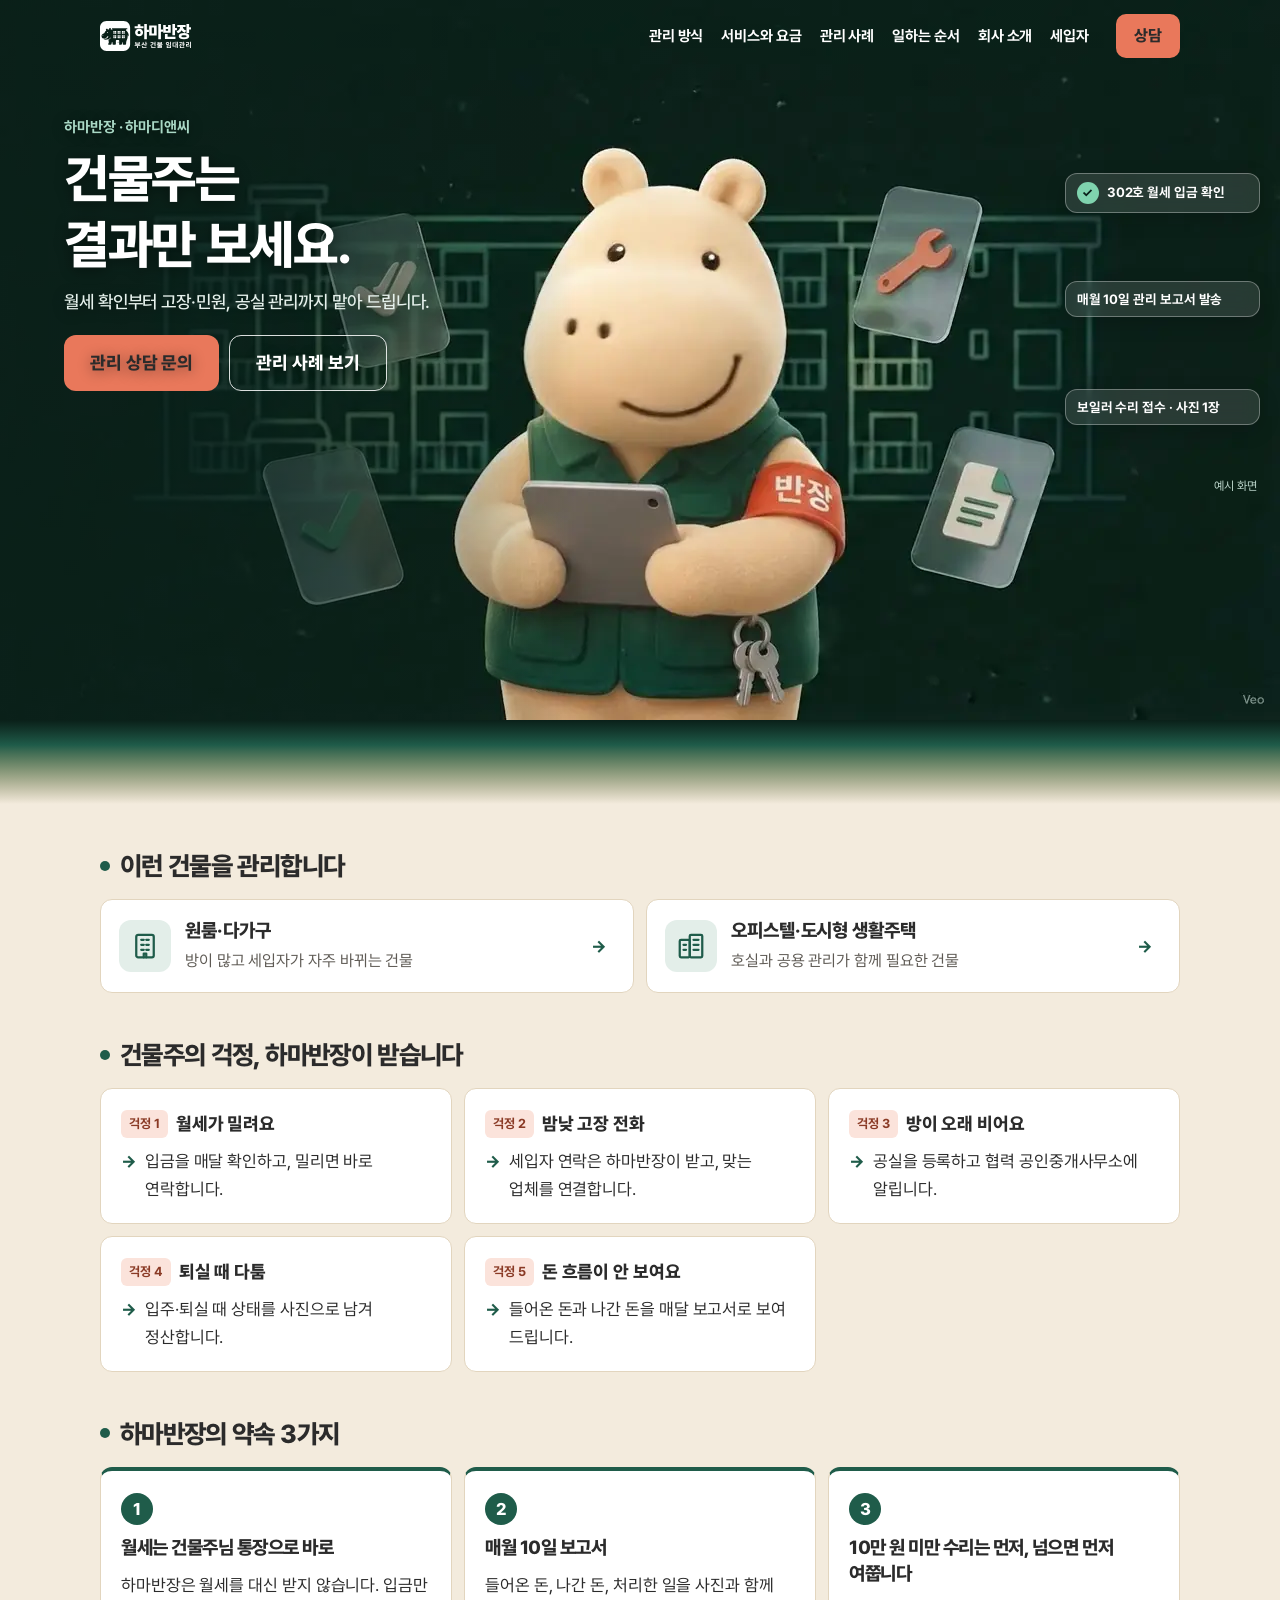
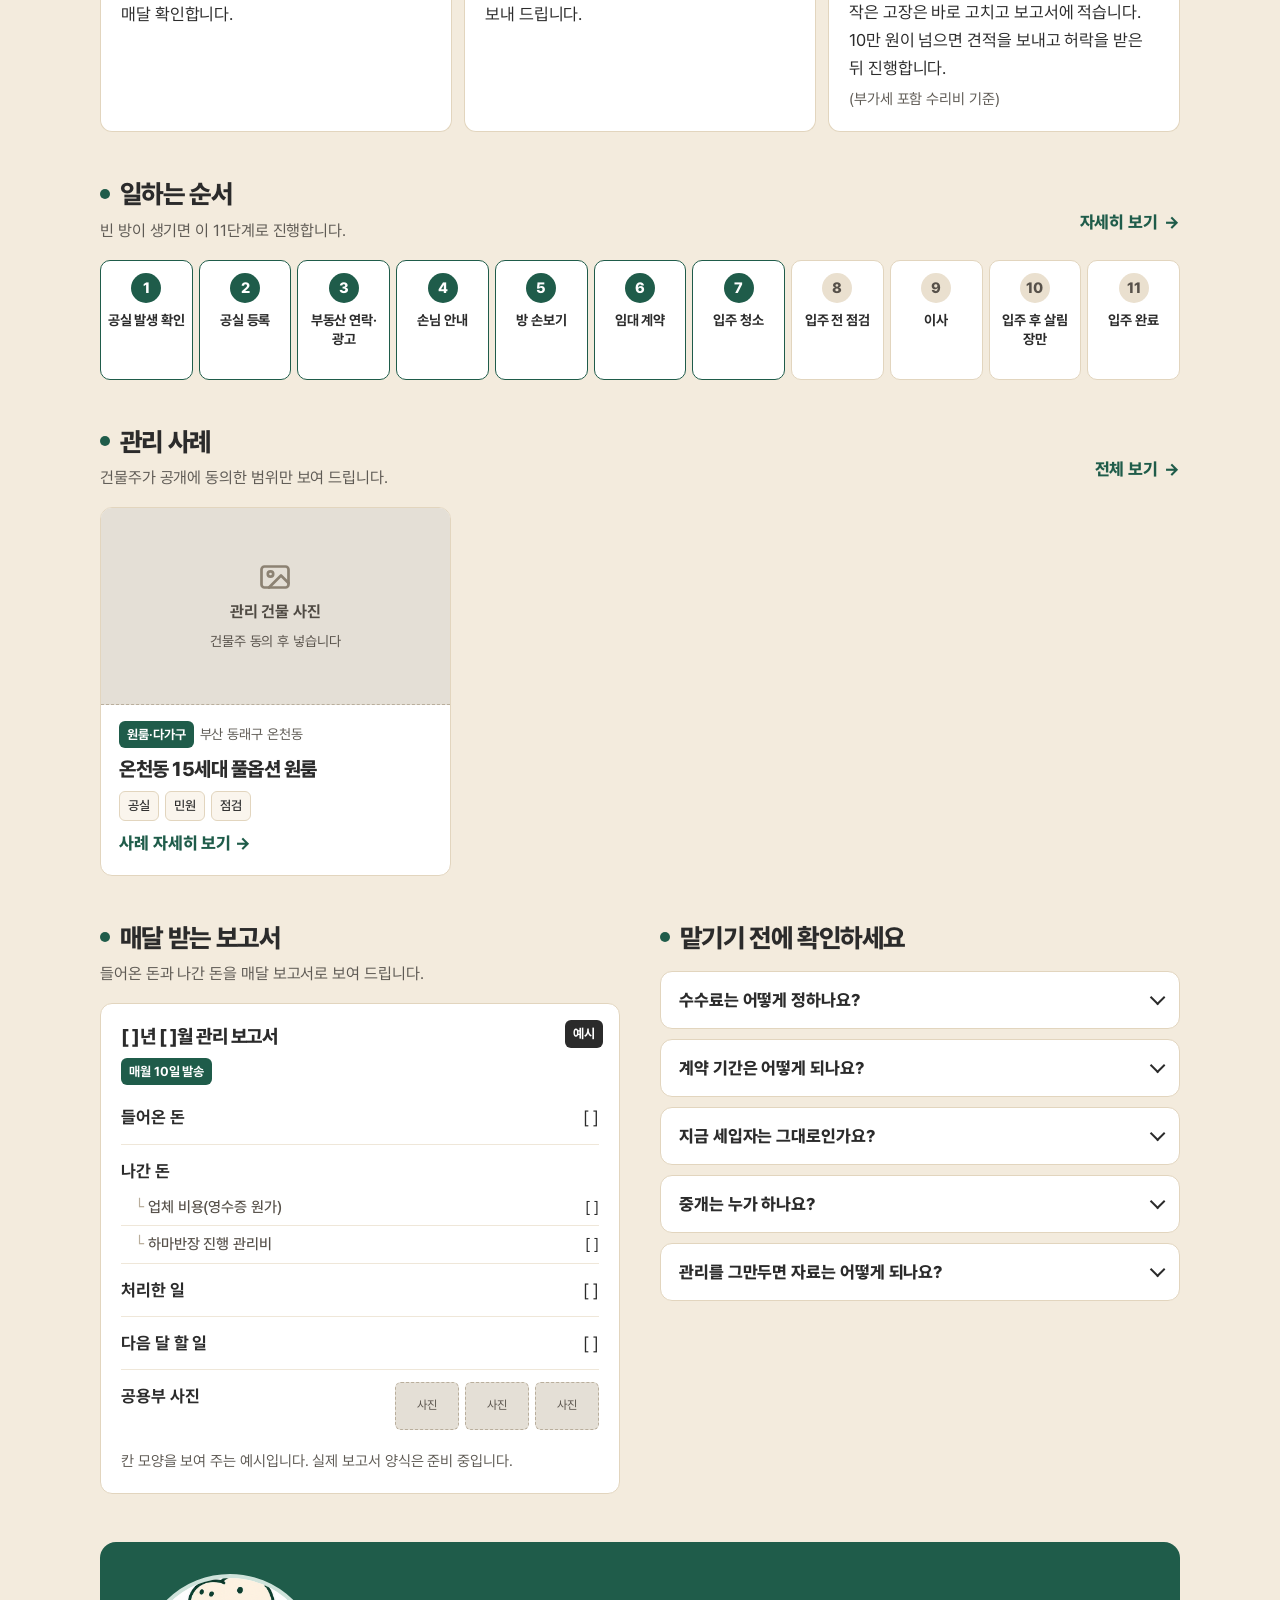
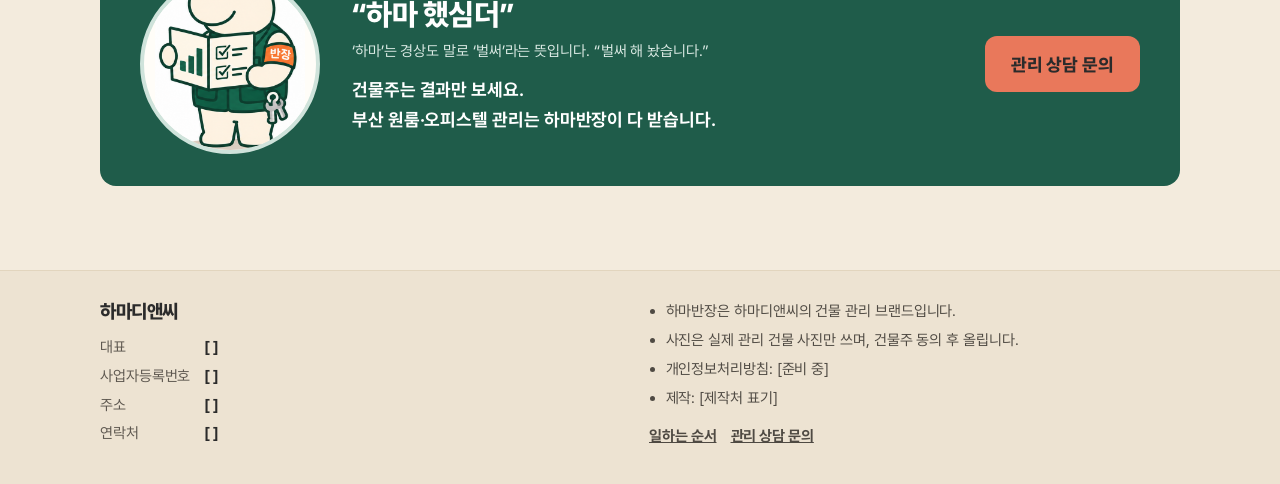
<file: index.html>
<!doctype html>
<html lang="ko">
<head>
<meta charset="utf-8">
<meta name="viewport" content="width=device-width, initial-scale=1">
<title>하마반장 | 부산 원룸·오피스텔 관리</title>
<meta name="description" content="건물주는 결과만 보세요. 부산 원룸·오피스텔 관리는 하마반장이 다 받습니다.">
<link rel="icon" type="image/png" href="assets/img/favicon-32.png">
<link rel="stylesheet" href="assets/site.css">
</head>
<body class="home">
<svg width="0" height="0" style="position:absolute" aria-hidden="true"><defs>
<g id="i-photo" fill="none" stroke="currentColor" stroke-width="1.8" stroke-linecap="round" stroke-linejoin="round"><rect x="3" y="5" width="18" height="14" rx="2"/><circle cx="9" cy="10" r="1.8"/><path d="M21 16l-5-5-8 8"/></g>
<g id="i-air" fill="none" stroke="currentColor" stroke-width="1.8" stroke-linecap="round"><rect x="3" y="5" width="18" height="8" rx="2"/><path d="M7 10h10M8 16c0 1.5-1 2-1 3M12 16c0 1.5-1 2-1 3M16 16c0 1.5-1 2-1 3"/></g>
<g id="i-fridge" fill="none" stroke="currentColor" stroke-width="1.8" stroke-linecap="round"><rect x="6" y="2.5" width="12" height="19" rx="2"/><path d="M6 10h12M9 6v2M9 13v3"/></g>
<g id="i-washer" fill="none" stroke="currentColor" stroke-width="1.8" stroke-linecap="round"><rect x="4" y="2.5" width="16" height="19" rx="2"/><circle cx="12" cy="13.5" r="4.5"/><path d="M7.5 6h3"/></g>
<g id="i-cook" fill="none" stroke="currentColor" stroke-width="1.8" stroke-linecap="round"><rect x="3" y="6" width="18" height="12" rx="2"/><circle cx="8.5" cy="12" r="2.5"/><circle cx="15.5" cy="12" r="2.5"/></g>
<g id="i-bed" fill="none" stroke="currentColor" stroke-width="1.8" stroke-linecap="round" stroke-linejoin="round"><path d="M3 18V7M3 14h18v4M21 14v-2a3 3 0 0 0-3-3h-7v5"/><circle cx="7" cy="11" r="1.6"/></g>
<g id="i-tv" fill="none" stroke="currentColor" stroke-width="1.8" stroke-linecap="round"><rect x="3" y="5" width="18" height="12" rx="2"/><path d="M9 21h6M12 17v4"/></g>
<g id="i-train" fill="none" stroke="currentColor" stroke-width="1.8" stroke-linecap="round" stroke-linejoin="round"><rect x="5" y="3" width="14" height="14" rx="3"/><path d="M5 11h14M9 14h.01M15 14h.01M8 21l2-4M16 21l-2-4"/></g>
<g id="i-wall" fill="none" stroke="currentColor" stroke-width="1.8" stroke-linecap="round" stroke-linejoin="round"><path d="M4 4h16v16H4zM4 9h16M4 14h16M10 4v5M14 9v5M10 14v6"/></g>
<g id="i-tile" fill="none" stroke="currentColor" stroke-width="1.8" stroke-linecap="round"><rect x="3" y="3" width="8" height="8" rx="1"/><rect x="13" y="3" width="8" height="8" rx="1"/><rect x="3" y="13" width="8" height="8" rx="1"/><path d="M13 13l8 8M21 13l-3 3"/></g>
<g id="i-toilet" fill="none" stroke="currentColor" stroke-width="1.8" stroke-linecap="round" stroke-linejoin="round"><path d="M6 3h6v7H6zM4 10h16c0 4-3 7-7 7h-2v4h6"/></g>
<g id="i-shower" fill="none" stroke="currentColor" stroke-width="1.8" stroke-linecap="round" stroke-linejoin="round"><path d="M5 21V8a4 4 0 0 1 8 0M10 11h6M13 14v.01M16 15v.01M10 15v.01M13 18v.01M16 19v.01M10 19v.01"/></g>
<g id="i-sink" fill="none" stroke="currentColor" stroke-width="1.8" stroke-linecap="round" stroke-linejoin="round"><path d="M3 12h18v3a3 3 0 0 1-3 3H6a3 3 0 0 1-3-3zM12 12V6a2 2 0 0 1 4 0M8 18v3M16 18v3"/></g>
<g id="i-check" fill="none" stroke="currentColor" stroke-width="1.8" stroke-linecap="round" stroke-linejoin="round"><rect x="4" y="3" width="16" height="18" rx="2"/><path d="M8 9l2 2 4-4M8 16h8"/></g>
<g id="i-bill" fill="none" stroke="currentColor" stroke-width="1.8" stroke-linecap="round" stroke-linejoin="round"><path d="M6 3h12v18l-3-2-3 2-3-2-3 2zM9 8h6M9 12h6"/></g>
<g id="i-build" fill="none" stroke="currentColor" stroke-width="1.8" stroke-linecap="round" stroke-linejoin="round"><path d="M4 21V5h11v16M15 10h5v11M3 21h18M8 9h.01M11 9h.01M8 13h.01M11 13h.01M8 17h3"/></g>
<g id="i-rooms" fill="none" stroke="currentColor" stroke-width="1.8" stroke-linecap="round" stroke-linejoin="round"><rect x="5" y="3" width="14" height="18" rx="1.5"/><path d="M9 7h2M13 7h2M9 11h2M13 11h2M9 15h2M13 15h2M11 21v-3h2v3"/></g>
<g id="i-tower" fill="none" stroke="currentColor" stroke-width="1.8" stroke-linecap="round" stroke-linejoin="round"><rect x="3" y="7" width="8" height="14" rx="1"/><rect x="11" y="3" width="10" height="18" rx="1"/><path d="M14 7h4M14 11h4M14 15h4M6 11h2M6 15h2"/></g>
<g id="i-grid" fill="none" stroke="currentColor" stroke-width="1.9" stroke-linejoin="round"><rect x="4" y="4" width="7" height="7" rx="1.5"/><rect x="13" y="4" width="7" height="7" rx="1.5"/><rect x="4" y="13" width="7" height="7" rx="1.5"/><rect x="13" y="13" width="7" height="7" rx="1.5"/></g>
<g id="i-list" fill="none" stroke="currentColor" stroke-width="1.9" stroke-linecap="round" stroke-linejoin="round"><rect x="4" y="3" width="16" height="18" rx="2"/><path d="M8 8h8M8 12h8M8 16h5"/></g>
<g id="i-case" fill="none" stroke="currentColor" stroke-width="1.9" stroke-linecap="round" stroke-linejoin="round"><rect x="3" y="5" width="18" height="15" rx="2"/><path d="M8 12l3 3 5-6"/></g>
<g id="i-menu" fill="none" stroke="currentColor" stroke-width="2.2" stroke-linecap="round"><path d="M4 7h16M4 12h16M4 17h16"/></g>
</defs></svg>
<a class="skip" href="#main">본문으로 바로 가기</a>
<header class="site-head over-hero">
  <div class="wrap head-row">
    <a class="logo" href="index.html" aria-label="하마반장 홈"><img class="logo-light" src="assets/img/logo-horizontal.svg" alt="하마반장 부산 건물 임대관리" width="91" height="30"><img class="logo-dark" src="assets/img/logo-horizontal-white.svg" alt="" width="91" height="30"></a>
    <nav class="nav-desktop" aria-label="주 메뉴">
      <a href="service-oneroom.html">관리 방식</a>
      <a href="pricing.html">서비스와 요금</a>
      <a href="cases.html">관리 사례</a>
      <a href="process.html">일하는 순서</a>
      <a href="about.html">회사 소개</a>
      <a href="tenant.html">세입자</a>
    </nav>
    <a class="btn btn-sm" href="contact.html">상담</a>
    <details class="menu">
      <summary aria-label="전체 메뉴"><svg viewBox="0 0 24 24" aria-hidden="true"><use href="#i-menu"/></svg></summary>
      <nav class="menu-panel" aria-label="전체 메뉴">
        <a href="index.html" aria-current="page">홈</a>
        <a href="service-oneroom.html">관리 방식</a>
        <a href="pricing.html">서비스와 요금</a>
        <a href="cases.html">관리 사례</a>
        <a href="process.html">일하는 순서</a>
        <a href="about.html">회사 소개</a>
        <a href="tenant.html">세입자</a>
        <a href="contact.html">관리 상담 문의</a>
      </nav>
    </details>
  </div>
</header>

<main id="main">
<section class="hero3d" id="hero" aria-labelledby="hero-title">
  <div class="stage">
    <div class="frames" id="frames">
      <picture><source media="(max-width: 720px)" srcset="assets/hero/m/f120.webp"><img id="frameImg" src="assets/hero/pc/f120.webp" alt="태블릿을 든 3D 하마반장 캐릭터가 관리실 화면 앞에서 정면을 보고 있는 그림" width="1280" height="720" fetchpriority="high"></picture>
      <canvas id="frameCanvas" aria-hidden="true"></canvas>
      <div class="frames-shade" aria-hidden="true"></div>
    </div>
    <div class="hero-copy">
      <p class="eyebrow">하마반장 · 하마디앤씨</p>
      <h1 id="hero-title" class="appear">건물주는<br>결과만 보세요.</h1>
      <p class="sub appear-2">월세 확인부터 고장·민원, 공실 관리까지 맡아 드립니다.</p>
      <div class="btn-row"><a class="btn btn-lg" href="contact.html">관리 상담 문의</a><a class="btn btn-lg btn-ghost" href="cases.html">관리 사례 보기</a></div>
    </div>
    <div class="float-cards" aria-label="알림 화면 예시">
      <p class="fcard c1"><span class="ok" aria-hidden="true">✓</span>302호 월세 입금 확인</p>
      <p class="fcard c2">보일러 수리 접수 · 사진 1장</p>
      <p class="fcard c3"><span data-hs="보고서_날짜"></span>&nbsp;관리 보고서 발송</p>
      <p class="fc-note">예시 화면</p>
    </div>
  </div>
</section>
<div class="wrap">


<section class="section" aria-labelledby="h-types"><div class="sec-head"><h2 id="h-types">이런 건물을 관리합니다</h2></div>
  <div class="grid grid-2">
    <a class="type-card" href="service-oneroom.html"><span class="ic"><svg aria-hidden="true" viewBox="0 0 24 24"><use href="#i-rooms"/></svg></span><b>원룸·다가구</b><span class="d">방이 많고 세입자가 자주 바뀌는 건물</span><span class="go" aria-hidden="true">→</span></a>
    <a class="type-card" href="service-officetel.html"><span class="ic"><svg aria-hidden="true" viewBox="0 0 24 24"><use href="#i-tower"/></svg></span><b>오피스텔·도시형 생활주택</b><span class="d">호실과 공용 관리가 함께 필요한 건물</span><span class="go" aria-hidden="true">→</span></a>
  </div>
</section>

<section class="section" aria-labelledby="h-worry"><div class="sec-head"><h2 id="h-worry">건물주의 걱정, 하마반장이 받습니다</h2></div>
  <div class="grid grid-2 grid-3">
    <div class="card worry"><p class="q"><span class="tag">걱정 1</span>월세가 밀려요</p><p class="a">입금을 매달 확인하고, 밀리면 바로 연락합니다.</p></div>
    <div class="card worry"><p class="q"><span class="tag">걱정 2</span>밤낮 고장 전화</p><p class="a">세입자 연락은 하마반장이 받고, 맞는 업체를 연결합니다.</p></div>
    <div class="card worry"><p class="q"><span class="tag">걱정 3</span>방이 오래 비어요</p><p class="a">공실을 등록하고 협력 공인중개사무소에 알립니다.</p></div>
    <div class="card worry"><p class="q"><span class="tag">걱정 4</span>퇴실 때 다툼</p><p class="a">입주·퇴실 때 상태를 사진으로 남겨 정산합니다.</p></div>
    <div class="card worry"><p class="q"><span class="tag">걱정 5</span>돈 흐름이 안 보여요</p><p class="a">들어온 돈과 나간 돈을 매달 보고서로 보여 드립니다.</p></div>
  </div>
</section>

<section class="section promises" aria-labelledby="h-promise"><div class="sec-head"><h2 id="h-promise">하마반장의 약속 3가지</h2></div>
  <ol class="grid grid-3 promise-list">
    <li class="card promise"><span class="num">1</span><h3>월세는 건물주님 통장으로 바로</h3><p>하마반장은 월세를 대신 받지 않습니다. 입금만 매달 확인합니다.</p></li>
    <li class="card promise"><span class="num">2</span><h3><span data-hs="보고서_날짜"></span> 보고서</h3><p>들어온 돈, 나간 돈, 처리한 일을 사진과 함께 보내 드립니다.</p></li>
    <li class="card promise"><span class="num">3</span><h3><span data-hs="작은수리_금액"></span> 미만 수리는 먼저, 넘으면 먼저 여쭙니다</h3><p>작은 고장은 바로 고치고 보고서에 적습니다. <span data-hs="작은수리_금액"></span>이 넘으면 견적을 보내고 허락을 받은 뒤 진행합니다.</p><p class="note" style="margin-top:6px">(<span data-hs="작은수리_기준"></span>)</p></li>
  </ol>
</section>

<section class="section" aria-labelledby="h-flow">
  <div class="sec-head sec-head-row"><div><h2 id="h-flow">일하는 순서</h2><p>빈 방이 생기면 이 11단계로 진행합니다.</p></div><a class="more" href="process.html">자세히 보기</a></div>
  <ol class="flow strip" data-reveal>
    <li>공실 발생 확인</li>
    <li>공실 등록</li>
    <li>부동산 연락·광고</li>
    <li>손님 안내</li>
    <li>방 손보기</li>
    <li>임대 계약</li>
    <li>입주 청소</li>
    <li>입주 전 점검</li>
    <li>이사</li>
    <li>입주 후 살림 장만</li>
    <li>입주 완료</li>
  </ol>
</section>

<section class="section" aria-labelledby="h-recent">
  <div class="sec-head sec-head-row"><div><h2 id="h-recent">관리 사례</h2><p>건물주가 공개에 동의한 범위만 보여 드립니다.</p></div><a class="more" href="cases.html">전체 보기</a></div>
  <div class="case-list" id="recent-cases"><noscript><p class="empty">사례 목록은 자바스크립트가 켜져 있어야 보입니다.</p></noscript></div>
</section>

<div class="duo">
<section class="section" aria-labelledby="h-report"><div class="sec-head"><h2 id="h-report">매달 받는 보고서</h2><p>들어온 돈과 나간 돈을 매달 보고서로 보여 드립니다.</p></div>
<div class="card report"><span class="tag tag-ex">예시</span><h3>[ ]년 [ ]월 관리 보고서</h3><p class="send-day"><span class="tag tag-green"><span data-hs="보고서_날짜"></span>&nbsp;발송</span></p>
<dl><div><dt>들어온 돈</dt><dd>[ ]</dd></div><div class="out-head"><dt>나간 돈</dt><dd></dd></div><div class="sub-row"><dt>업체 비용(영수증 원가)</dt><dd>[ ]</dd></div><div class="sub-row"><dt>하마반장 진행 관리비</dt><dd>[ ]</dd></div><div><dt>처리한 일</dt><dd>[ ]</dd></div><div><dt>다음 달 할 일</dt><dd>[ ]</dd></div><div class="photos-row"><dt>공용부 사진</dt><dd class="mini-ph"><span>사진</span><span>사진</span><span>사진</span></dd></div></dl>
<p class="note" style="margin-top:8px">칸 모양을 보여 주는 예시입니다. 실제 보고서 양식은 준비 중입니다.</p></div>
</section>

<section class="section faq" aria-labelledby="h-faq"><div class="sec-head"><h2 id="h-faq">맡기기 전에 확인하세요</h2></div>
  <details><summary>수수료는 어떻게 정하나요?</summary><div class="ans"><p>전체 관리는 <span data-hs="요금_전체관리"></span>(<span data-hs="부가세_표시"></span>)입니다. 퇴실 정산만 맡기시면 <span data-hs="요금_퇴실정산"></span>입니다. 수리·공사를 맡기시면 업체 비용(영수증 원가)에 진행 관리비 <span data-hs="진행관리비_비율" data-hs-pick="percent"></span>가 붙고, 직영 청소는 <span data-hs="청소_입주퇴실_원룸"></span>입니다. 모든 금액은 보고서에 나눠 적습니다.</p><p style="margin-top:6px"><a class="more" href="pricing.html">서비스와 요금 보기</a></p></div></details>
  <details><summary>계약 기간은 어떻게 되나요?</summary><div class="ans"><span data-hs="계약_기간"></span> 단위입니다. 그만두실 때는 <span data-hs="해지_알림"></span>에 알려 주시면 됩니다.</div></details>
  <details><summary>지금 세입자는 그대로인가요?</summary><div class="ans">네. 기존 임대차 계약은 그대로 두고, 관리만 하마반장이 넘겨받습니다.</div></details>
  <details><summary>중개는 누가 하나요?</summary><div class="ans">임대 계약과 중개는 공인중개사가 합니다.</div></details>
  <details><summary>관리를 그만두면 자료는 어떻게 되나요?</summary><div class="ans">보고서, 세입자 연락처, 계약·정산 자료, 거래 업체 목록을 정리해 넘겨 드립니다.</div></details>
</section>
</div>

<section class="closing" aria-labelledby="h-closing">
  <div class="mascot"><img src="assets/img/mascot-report.png" alt="월간 보고서를 들고 웃는 하마반장 마스코트" width="150" height="198"></div>
  <div>
    <h2 id="h-closing">“하마 했심더”</h2>
    <p class="say">‘하마’는 경상도 말로 ‘벌써’라는 뜻입니다. “벌써 해 놨습니다.”</p>
    <p class="msg">건물주는 결과만 보세요.<br>부산 원룸·오피스텔 관리는 하마반장이 다 받습니다.</p>
  </div>
  <a class="btn btn-lg" href="contact.html">관리 상담 문의</a>
</section>
</div>
</main>

<footer class="site-foot">
  <div class="wrap foot-grid">
    <div>
      <h2>하마디앤씨</h2>
      <dl class="foot-dl">
        <dt>대표</dt><dd>[ ]</dd>
        <dt>사업자등록번호</dt><dd>[ ]</dd>
        <dt>주소</dt><dd>[ ]</dd>
        <dt>연락처</dt><dd>[ ]</dd>
      </dl>
    </div>
    <div>
      <ul class="foot-notes">
        <li>하마반장은 하마디앤씨의 건물 관리 브랜드입니다.</li>
        <li>사진은 실제 관리 건물 사진만 쓰며, 건물주 동의 후 올립니다.</li>
        <li>개인정보처리방침: [준비 중]</li>
        <li>제작: [제작처 표기]</li>
      </ul>
      <div class="foot-links"><a href="process.html">일하는 순서</a><a href="contact.html">관리 상담 문의</a></div>
    </div>
  </div>
</footer>

<nav class="tabbar" aria-label="아래 메뉴">
  <a href="index.html" aria-current="page"><svg viewBox="0 0 24 24" aria-hidden="true"><use href="#i-grid"/></svg>홈</a>
  <a href="service-oneroom.html"><svg viewBox="0 0 24 24" aria-hidden="true"><use href="#i-list"/></svg>관리 방식</a>
  <a href="cases.html"><svg viewBox="0 0 24 24" aria-hidden="true"><use href="#i-case"/></svg>관리 사례</a>
  <a href="about.html"><svg viewBox="0 0 24 24" aria-hidden="true"><use href="#i-build"/></svg>회사 소개</a>
</nav>
<script src="data/settings.js"></script>
<script src="data/cases.js"></script>
<script src="assets/site.js"></script>
<script src="assets/hero.js"></script>
</body>
</html>
</file>
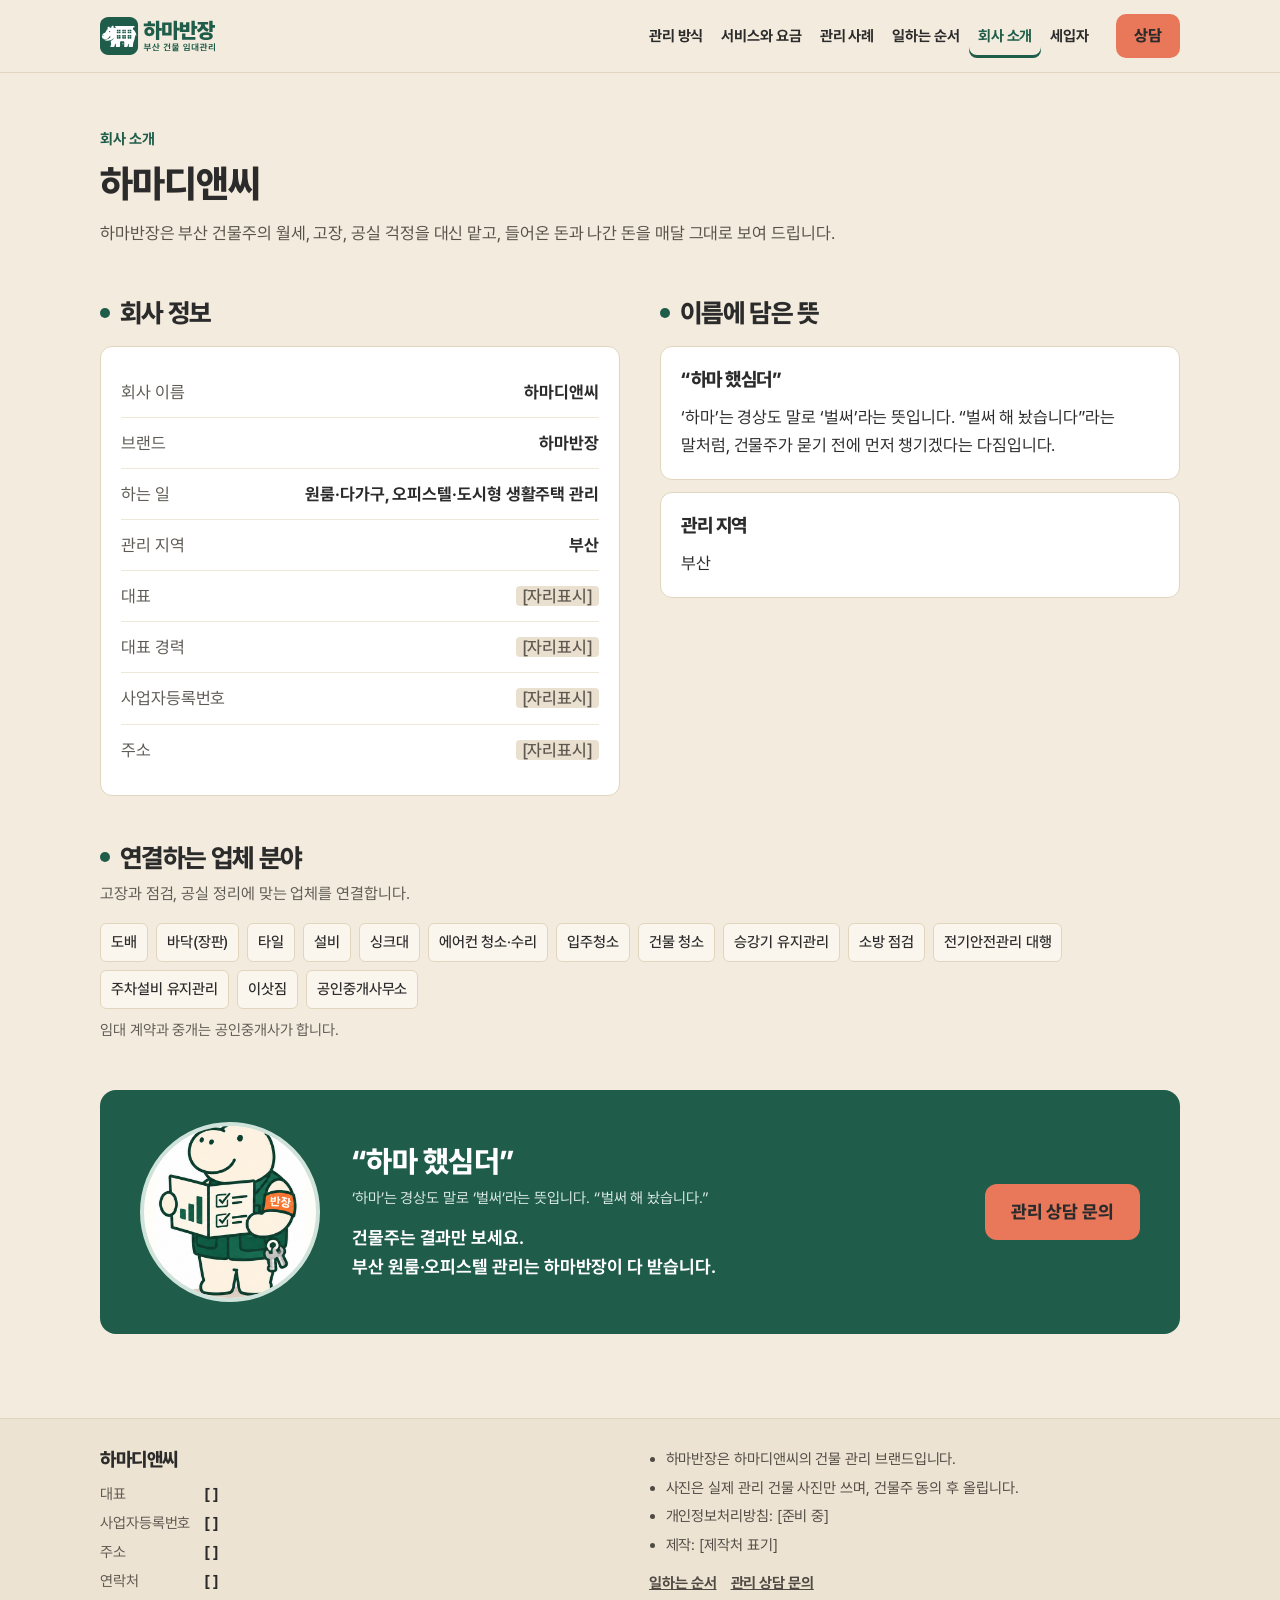
<file: about.html>
<!doctype html>
<html lang="ko">
<head>
<meta charset="utf-8">
<meta name="viewport" content="width=device-width, initial-scale=1">
<title>회사 소개 | 하마반장</title>
<meta name="description" content="하마반장을 운영하는 하마디앤씨를 소개합니다.">
<link rel="icon" type="image/png" href="assets/img/favicon-32.png">
<link rel="stylesheet" href="assets/site.css">
</head>
<body>
<svg width="0" height="0" style="position:absolute" aria-hidden="true"><defs>
<g id="i-photo" fill="none" stroke="currentColor" stroke-width="1.8" stroke-linecap="round" stroke-linejoin="round"><rect x="3" y="5" width="18" height="14" rx="2"/><circle cx="9" cy="10" r="1.8"/><path d="M21 16l-5-5-8 8"/></g>
<g id="i-air" fill="none" stroke="currentColor" stroke-width="1.8" stroke-linecap="round"><rect x="3" y="5" width="18" height="8" rx="2"/><path d="M7 10h10M8 16c0 1.5-1 2-1 3M12 16c0 1.5-1 2-1 3M16 16c0 1.5-1 2-1 3"/></g>
<g id="i-fridge" fill="none" stroke="currentColor" stroke-width="1.8" stroke-linecap="round"><rect x="6" y="2.5" width="12" height="19" rx="2"/><path d="M6 10h12M9 6v2M9 13v3"/></g>
<g id="i-washer" fill="none" stroke="currentColor" stroke-width="1.8" stroke-linecap="round"><rect x="4" y="2.5" width="16" height="19" rx="2"/><circle cx="12" cy="13.5" r="4.5"/><path d="M7.5 6h3"/></g>
<g id="i-cook" fill="none" stroke="currentColor" stroke-width="1.8" stroke-linecap="round"><rect x="3" y="6" width="18" height="12" rx="2"/><circle cx="8.5" cy="12" r="2.5"/><circle cx="15.5" cy="12" r="2.5"/></g>
<g id="i-bed" fill="none" stroke="currentColor" stroke-width="1.8" stroke-linecap="round" stroke-linejoin="round"><path d="M3 18V7M3 14h18v4M21 14v-2a3 3 0 0 0-3-3h-7v5"/><circle cx="7" cy="11" r="1.6"/></g>
<g id="i-tv" fill="none" stroke="currentColor" stroke-width="1.8" stroke-linecap="round"><rect x="3" y="5" width="18" height="12" rx="2"/><path d="M9 21h6M12 17v4"/></g>
<g id="i-train" fill="none" stroke="currentColor" stroke-width="1.8" stroke-linecap="round" stroke-linejoin="round"><rect x="5" y="3" width="14" height="14" rx="3"/><path d="M5 11h14M9 14h.01M15 14h.01M8 21l2-4M16 21l-2-4"/></g>
<g id="i-wall" fill="none" stroke="currentColor" stroke-width="1.8" stroke-linecap="round" stroke-linejoin="round"><path d="M4 4h16v16H4zM4 9h16M4 14h16M10 4v5M14 9v5M10 14v6"/></g>
<g id="i-tile" fill="none" stroke="currentColor" stroke-width="1.8" stroke-linecap="round"><rect x="3" y="3" width="8" height="8" rx="1"/><rect x="13" y="3" width="8" height="8" rx="1"/><rect x="3" y="13" width="8" height="8" rx="1"/><path d="M13 13l8 8M21 13l-3 3"/></g>
<g id="i-toilet" fill="none" stroke="currentColor" stroke-width="1.8" stroke-linecap="round" stroke-linejoin="round"><path d="M6 3h6v7H6zM4 10h16c0 4-3 7-7 7h-2v4h6"/></g>
<g id="i-shower" fill="none" stroke="currentColor" stroke-width="1.8" stroke-linecap="round" stroke-linejoin="round"><path d="M5 21V8a4 4 0 0 1 8 0M10 11h6M13 14v.01M16 15v.01M10 15v.01M13 18v.01M16 19v.01M10 19v.01"/></g>
<g id="i-sink" fill="none" stroke="currentColor" stroke-width="1.8" stroke-linecap="round" stroke-linejoin="round"><path d="M3 12h18v3a3 3 0 0 1-3 3H6a3 3 0 0 1-3-3zM12 12V6a2 2 0 0 1 4 0M8 18v3M16 18v3"/></g>
<g id="i-check" fill="none" stroke="currentColor" stroke-width="1.8" stroke-linecap="round" stroke-linejoin="round"><rect x="4" y="3" width="16" height="18" rx="2"/><path d="M8 9l2 2 4-4M8 16h8"/></g>
<g id="i-bill" fill="none" stroke="currentColor" stroke-width="1.8" stroke-linecap="round" stroke-linejoin="round"><path d="M6 3h12v18l-3-2-3 2-3-2-3 2zM9 8h6M9 12h6"/></g>
<g id="i-build" fill="none" stroke="currentColor" stroke-width="1.8" stroke-linecap="round" stroke-linejoin="round"><path d="M4 21V5h11v16M15 10h5v11M3 21h18M8 9h.01M11 9h.01M8 13h.01M11 13h.01M8 17h3"/></g>
<g id="i-rooms" fill="none" stroke="currentColor" stroke-width="1.8" stroke-linecap="round" stroke-linejoin="round"><rect x="5" y="3" width="14" height="18" rx="1.5"/><path d="M9 7h2M13 7h2M9 11h2M13 11h2M9 15h2M13 15h2M11 21v-3h2v3"/></g>
<g id="i-tower" fill="none" stroke="currentColor" stroke-width="1.8" stroke-linecap="round" stroke-linejoin="round"><rect x="3" y="7" width="8" height="14" rx="1"/><rect x="11" y="3" width="10" height="18" rx="1"/><path d="M14 7h4M14 11h4M14 15h4M6 11h2M6 15h2"/></g>
<g id="i-grid" fill="none" stroke="currentColor" stroke-width="1.9" stroke-linejoin="round"><rect x="4" y="4" width="7" height="7" rx="1.5"/><rect x="13" y="4" width="7" height="7" rx="1.5"/><rect x="4" y="13" width="7" height="7" rx="1.5"/><rect x="13" y="13" width="7" height="7" rx="1.5"/></g>
<g id="i-list" fill="none" stroke="currentColor" stroke-width="1.9" stroke-linecap="round" stroke-linejoin="round"><rect x="4" y="3" width="16" height="18" rx="2"/><path d="M8 8h8M8 12h8M8 16h5"/></g>
<g id="i-case" fill="none" stroke="currentColor" stroke-width="1.9" stroke-linecap="round" stroke-linejoin="round"><rect x="3" y="5" width="18" height="15" rx="2"/><path d="M8 12l3 3 5-6"/></g>
<g id="i-menu" fill="none" stroke="currentColor" stroke-width="2.2" stroke-linecap="round"><path d="M4 7h16M4 12h16M4 17h16"/></g>
</defs></svg>
<a class="skip" href="#main">본문으로 바로 가기</a>
<header class="site-head">
  <div class="wrap head-row">
    <a class="logo" href="index.html" aria-label="하마반장 홈"><img class="logo-light" src="assets/img/logo-horizontal.svg" alt="하마반장 부산 건물 임대관리" width="91" height="30"></a>
    <nav class="nav-desktop" aria-label="주 메뉴">
      <a href="service-oneroom.html">관리 방식</a>
      <a href="pricing.html">서비스와 요금</a>
      <a href="cases.html">관리 사례</a>
      <a href="process.html">일하는 순서</a>
      <a href="about.html" aria-current="page">회사 소개</a>
      <a href="tenant.html">세입자</a>
    </nav>
    <a class="btn btn-sm" href="contact.html">상담</a>
    <details class="menu">
      <summary aria-label="전체 메뉴"><svg viewBox="0 0 24 24" aria-hidden="true"><use href="#i-menu"/></svg></summary>
      <nav class="menu-panel" aria-label="전체 메뉴">
        <a href="index.html">홈</a>
        <a href="service-oneroom.html">관리 방식</a>
        <a href="pricing.html">서비스와 요금</a>
        <a href="cases.html">관리 사례</a>
        <a href="process.html">일하는 순서</a>
        <a href="about.html" aria-current="page">회사 소개</a>
        <a href="tenant.html">세입자</a>
        <a href="contact.html">관리 상담 문의</a>
      </nav>
    </details>
  </div>
</header>

<main id="main">

<div class="wrap">

<div class="page-head">
  <p class="eyebrow">회사 소개</p>
  <h1>하마디앤씨</h1>
  <p>하마반장은 부산 건물주의 월세, 고장, 공실 걱정을 대신 맡고, 들어온 돈과 나간 돈을 매달 그대로 보여 드립니다.</p>
</div>
<div class="duo">
<section class="section" aria-labelledby="h-co"><div class="sec-head"><h2 id="h-co">회사 정보</h2></div>
  <div class="card"><dl class="spec">
    <div><dt>회사 이름</dt><dd>하마디앤씨</dd></div>
    <div><dt>브랜드</dt><dd>하마반장</dd></div>
    <div><dt>하는 일</dt><dd>원룸·다가구, 오피스텔·도시형 생활주택 관리</dd></div>
    <div><dt>관리 지역</dt><dd>부산</dd></div>
    <div><dt>대표</dt><dd><span class="tbd">[자리표시]</span></dd></div>
    <div><dt>대표 경력</dt><dd><span class="tbd">[자리표시]</span></dd></div>
    <div><dt>사업자등록번호</dt><dd><span class="tbd">[자리표시]</span></dd></div>
    <div><dt>주소</dt><dd><span class="tbd">[자리표시]</span></dd></div>
  </dl></div>
</section>
<section class="section" aria-labelledby="h-name"><div class="sec-head"><h2 id="h-name">이름에 담은 뜻</h2></div>
  <div class="card"><h3>“하마 했심더”</h3><p>‘하마’는 경상도 말로 ‘벌써’라는 뜻입니다. “벌써 해 놨습니다”라는 말처럼, 건물주가 묻기 전에 먼저 챙기겠다는 다짐입니다.</p></div>
  <div class="card" style="margin-top:12px"><h3>관리 지역</h3><p>부산</p></div>
</section>
</div>
<section class="section" aria-labelledby="h-partner"><div class="sec-head"><h2 id="h-partner">연결하는 업체 분야</h2><p>고장과 점검, 공실 정리에 맞는 업체를 연결합니다.</p></div>
  <ul class="facil"><li>도배</li><li>바닥(장판)</li><li>타일</li><li>설비</li><li>싱크대</li><li>에어컨 청소·수리</li><li>입주청소</li><li>건물 청소</li><li>승강기 유지관리</li><li>소방 점검</li><li>전기안전관리 대행</li><li>주차설비 유지관리</li><li>이삿짐</li><li>공인중개사무소</li></ul>
  <p class="note" style="margin-top:10px">임대 계약과 중개는 공인중개사가 합니다.</p>
</section>
<section class="closing" aria-labelledby="h-closing">
  <div class="mascot"><img src="assets/img/mascot-report.png" alt="월간 보고서를 들고 웃는 하마반장 마스코트" width="150" height="198"></div>
  <div>
    <h2 id="h-closing">“하마 했심더”</h2>
    <p class="say">‘하마’는 경상도 말로 ‘벌써’라는 뜻입니다. “벌써 해 놨습니다.”</p>
    <p class="msg">건물주는 결과만 보세요.<br>부산 원룸·오피스텔 관리는 하마반장이 다 받습니다.</p>
  </div>
  <a class="btn btn-lg" href="contact.html">관리 상담 문의</a>
</section>
</div>
</main>

<footer class="site-foot">
  <div class="wrap foot-grid">
    <div>
      <h2>하마디앤씨</h2>
      <dl class="foot-dl">
        <dt>대표</dt><dd>[ ]</dd>
        <dt>사업자등록번호</dt><dd>[ ]</dd>
        <dt>주소</dt><dd>[ ]</dd>
        <dt>연락처</dt><dd>[ ]</dd>
      </dl>
    </div>
    <div>
      <ul class="foot-notes">
        <li>하마반장은 하마디앤씨의 건물 관리 브랜드입니다.</li>
        <li>사진은 실제 관리 건물 사진만 쓰며, 건물주 동의 후 올립니다.</li>
        <li>개인정보처리방침: [준비 중]</li>
        <li>제작: [제작처 표기]</li>
      </ul>
      <div class="foot-links"><a href="process.html">일하는 순서</a><a href="contact.html">관리 상담 문의</a></div>
    </div>
  </div>
</footer>

<nav class="tabbar" aria-label="아래 메뉴">
  <a href="index.html"><svg viewBox="0 0 24 24" aria-hidden="true"><use href="#i-grid"/></svg>홈</a>
  <a href="service-oneroom.html"><svg viewBox="0 0 24 24" aria-hidden="true"><use href="#i-list"/></svg>관리 방식</a>
  <a href="cases.html"><svg viewBox="0 0 24 24" aria-hidden="true"><use href="#i-case"/></svg>관리 사례</a>
  <a href="about.html" aria-current="page"><svg viewBox="0 0 24 24" aria-hidden="true"><use href="#i-build"/></svg>회사 소개</a>
</nav>
<script src="data/settings.js"></script>
<script src="data/cases.js"></script>
<script src="assets/site.js"></script>
</body>
</html>
</file>
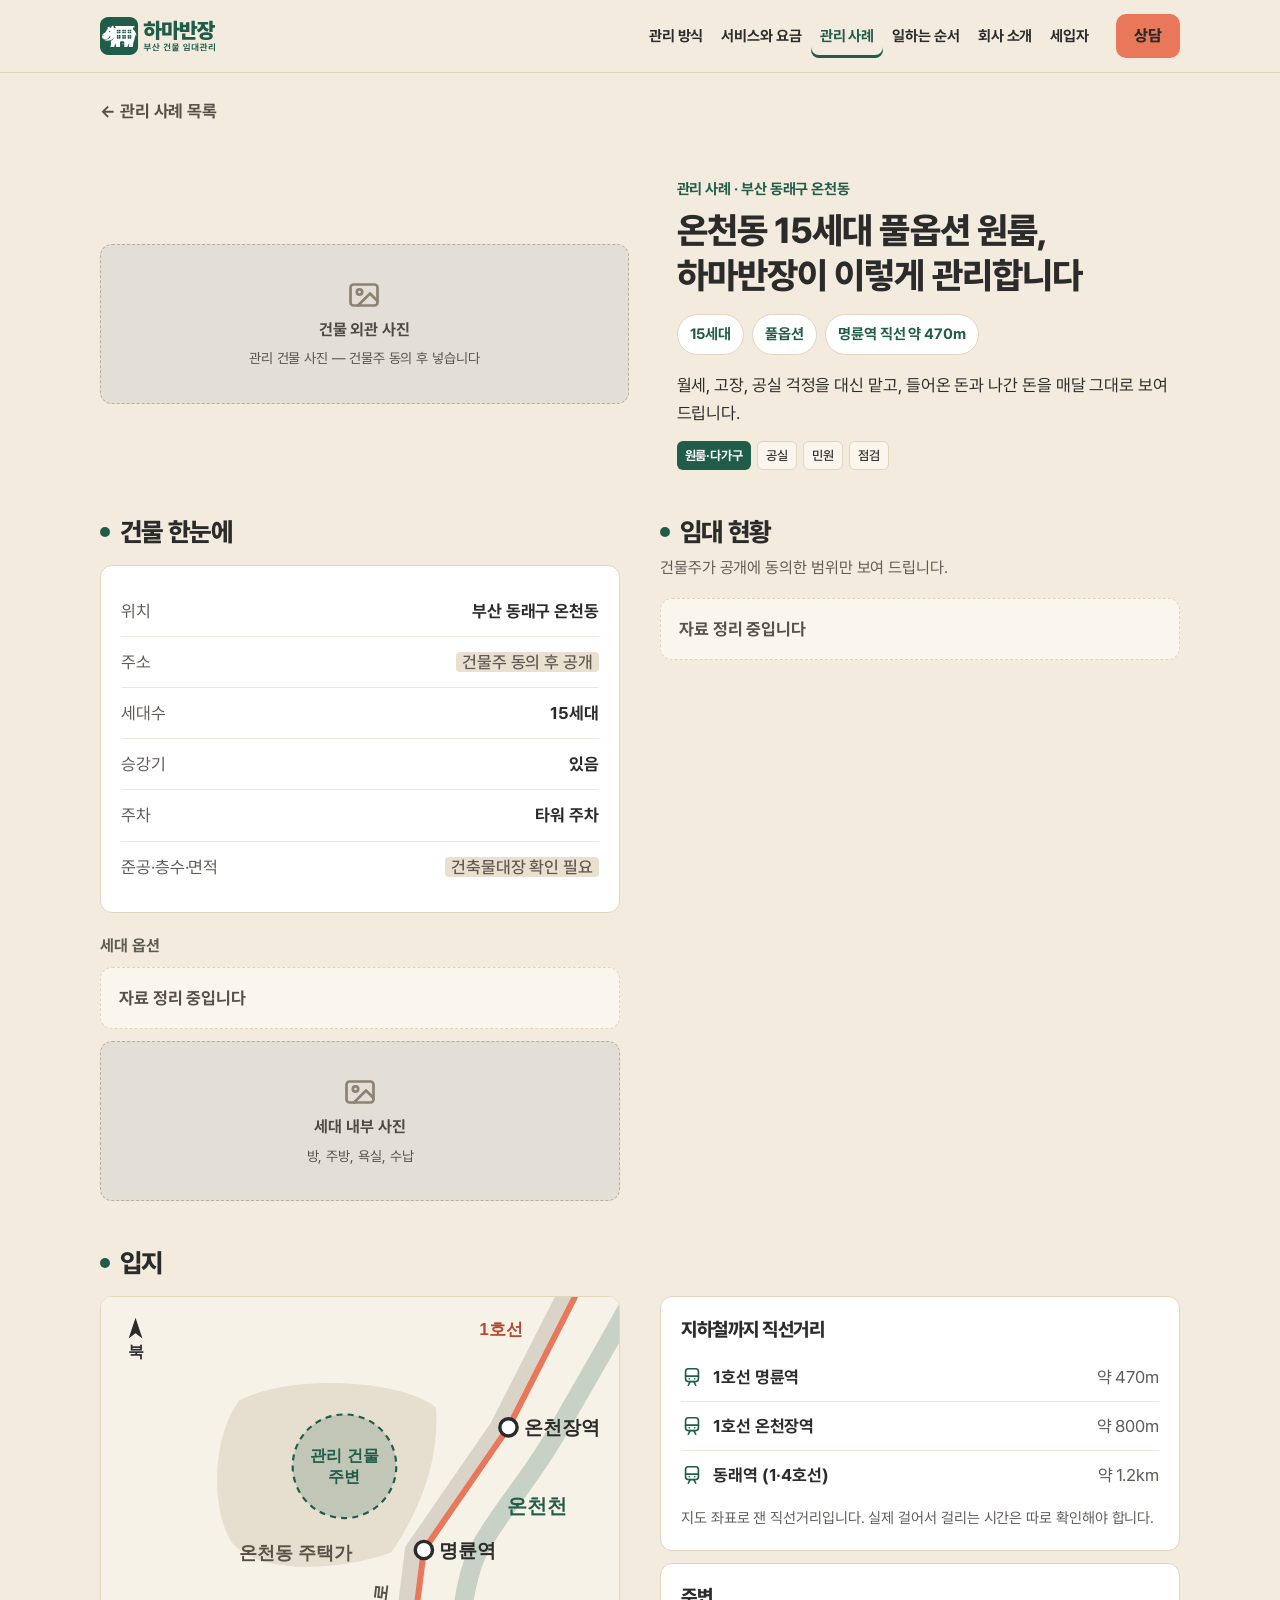
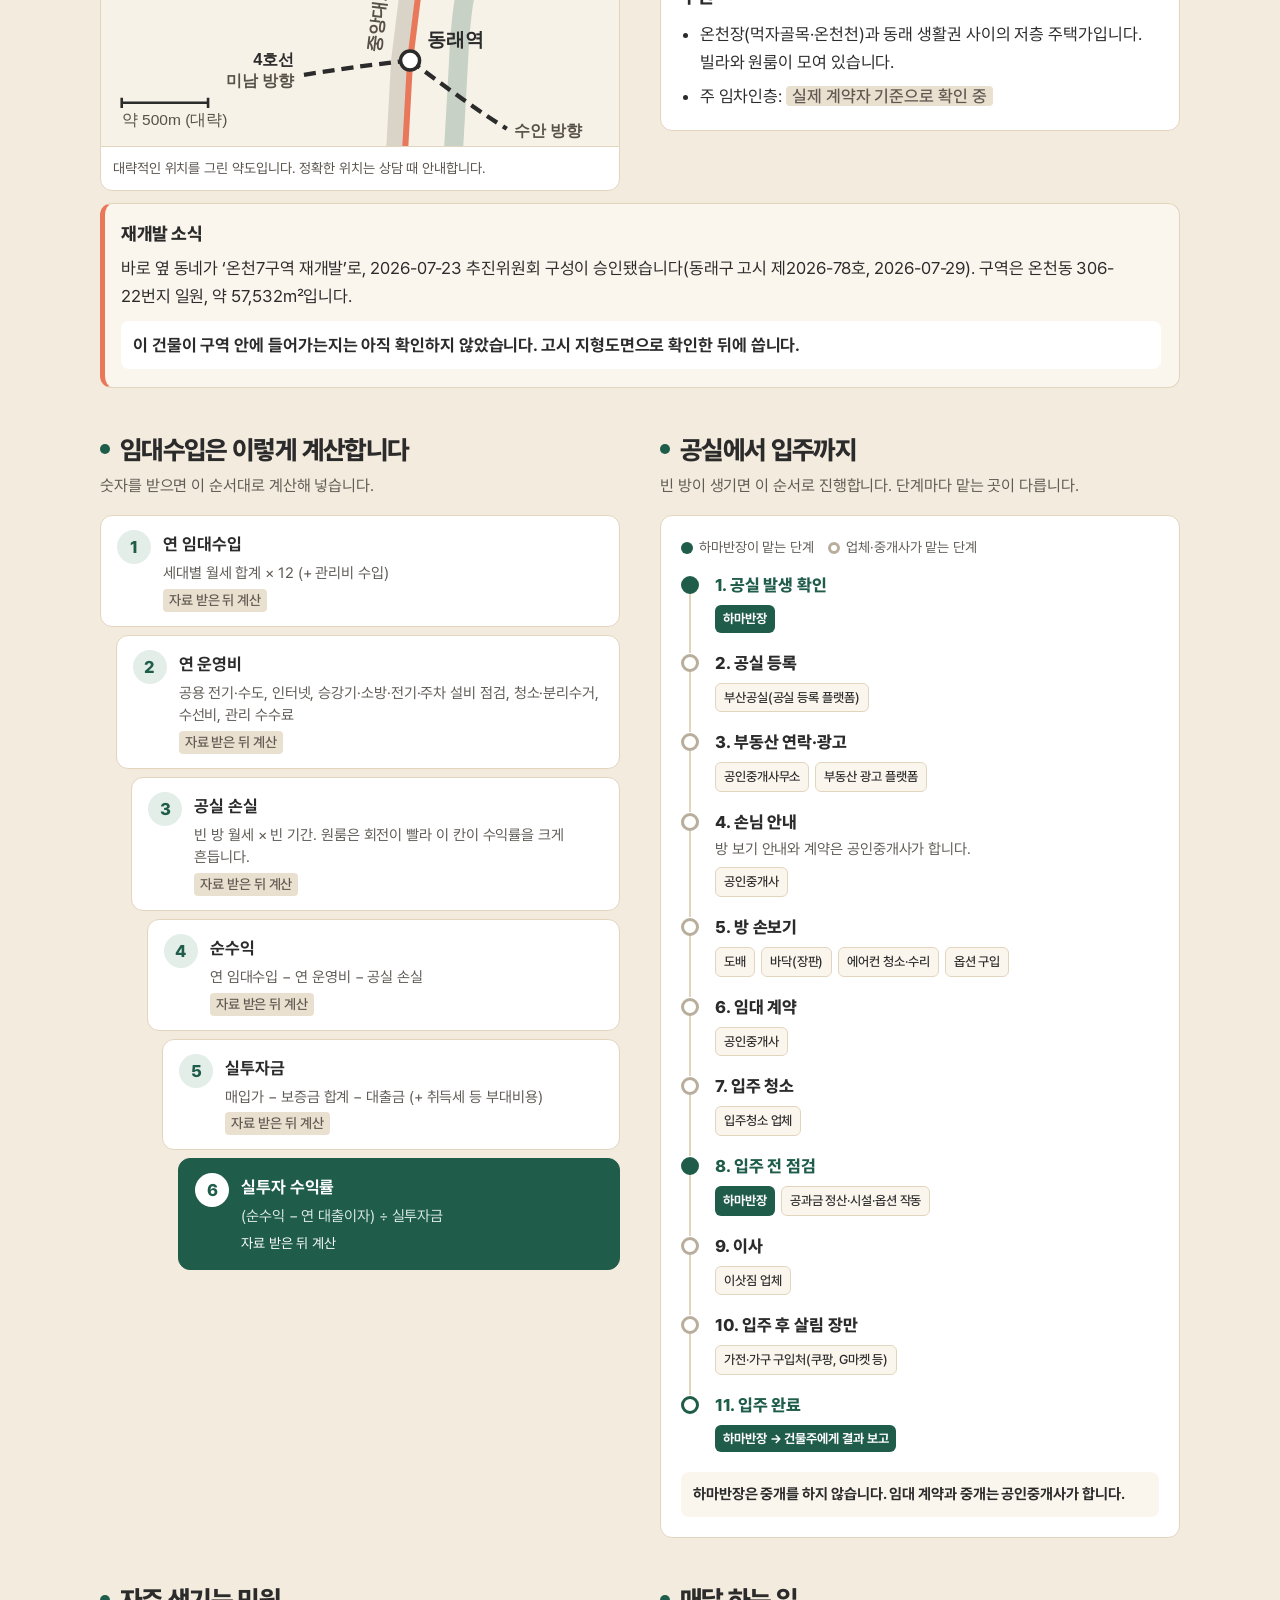
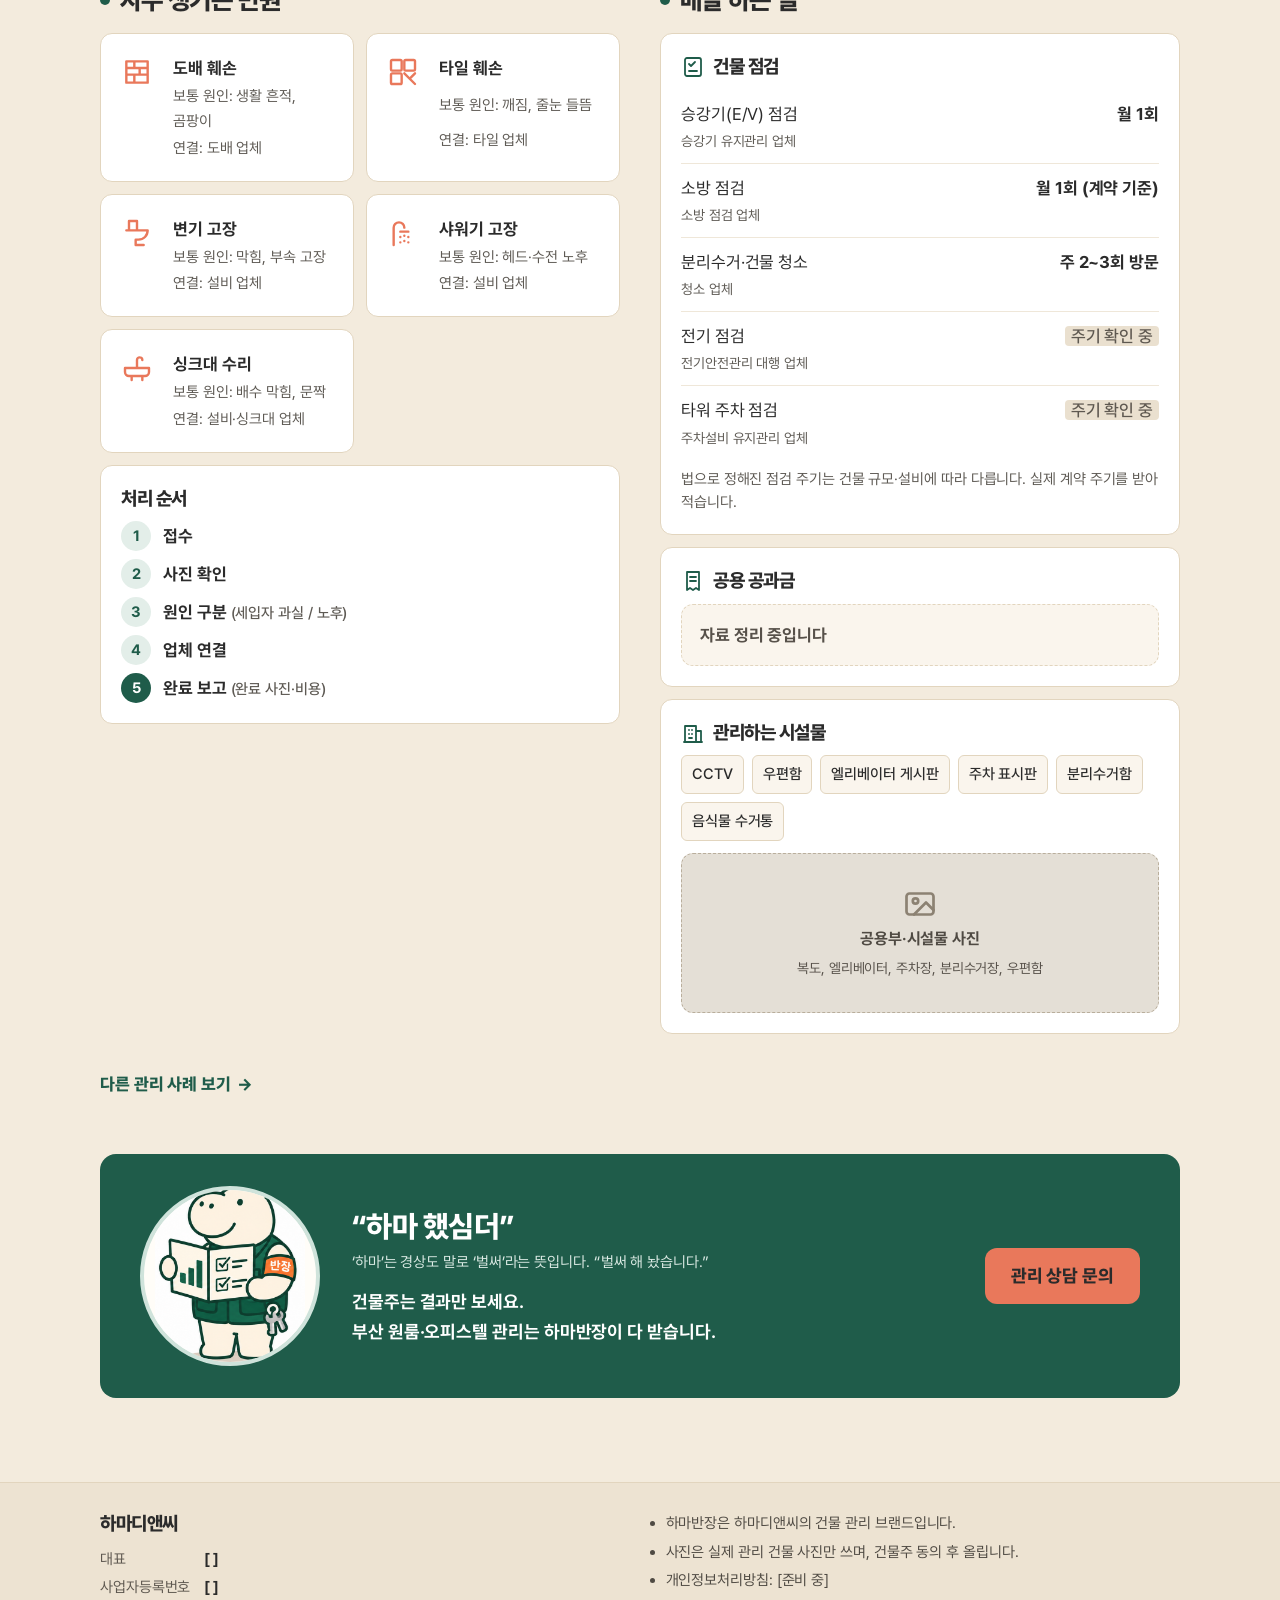
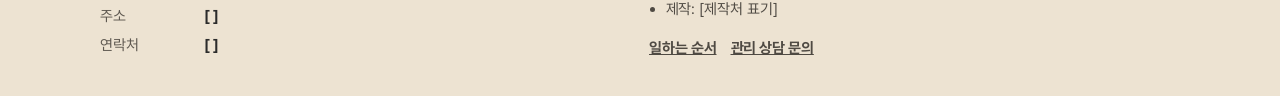
<file: case.html>
<!doctype html>
<html lang="ko">
<head>
<meta charset="utf-8">
<meta name="viewport" content="width=device-width, initial-scale=1">
<title>관리 사례 | 하마반장</title>
<meta name="description" content="하마반장 관리 사례 상세입니다.">
<link rel="icon" type="image/png" href="assets/img/favicon-32.png">
<link rel="stylesheet" href="assets/site.css">
</head>
<body>
<svg width="0" height="0" style="position:absolute" aria-hidden="true"><defs>
<g id="i-photo" fill="none" stroke="currentColor" stroke-width="1.8" stroke-linecap="round" stroke-linejoin="round"><rect x="3" y="5" width="18" height="14" rx="2"/><circle cx="9" cy="10" r="1.8"/><path d="M21 16l-5-5-8 8"/></g>
<g id="i-air" fill="none" stroke="currentColor" stroke-width="1.8" stroke-linecap="round"><rect x="3" y="5" width="18" height="8" rx="2"/><path d="M7 10h10M8 16c0 1.5-1 2-1 3M12 16c0 1.5-1 2-1 3M16 16c0 1.5-1 2-1 3"/></g>
<g id="i-fridge" fill="none" stroke="currentColor" stroke-width="1.8" stroke-linecap="round"><rect x="6" y="2.5" width="12" height="19" rx="2"/><path d="M6 10h12M9 6v2M9 13v3"/></g>
<g id="i-washer" fill="none" stroke="currentColor" stroke-width="1.8" stroke-linecap="round"><rect x="4" y="2.5" width="16" height="19" rx="2"/><circle cx="12" cy="13.5" r="4.5"/><path d="M7.5 6h3"/></g>
<g id="i-cook" fill="none" stroke="currentColor" stroke-width="1.8" stroke-linecap="round"><rect x="3" y="6" width="18" height="12" rx="2"/><circle cx="8.5" cy="12" r="2.5"/><circle cx="15.5" cy="12" r="2.5"/></g>
<g id="i-bed" fill="none" stroke="currentColor" stroke-width="1.8" stroke-linecap="round" stroke-linejoin="round"><path d="M3 18V7M3 14h18v4M21 14v-2a3 3 0 0 0-3-3h-7v5"/><circle cx="7" cy="11" r="1.6"/></g>
<g id="i-tv" fill="none" stroke="currentColor" stroke-width="1.8" stroke-linecap="round"><rect x="3" y="5" width="18" height="12" rx="2"/><path d="M9 21h6M12 17v4"/></g>
<g id="i-train" fill="none" stroke="currentColor" stroke-width="1.8" stroke-linecap="round" stroke-linejoin="round"><rect x="5" y="3" width="14" height="14" rx="3"/><path d="M5 11h14M9 14h.01M15 14h.01M8 21l2-4M16 21l-2-4"/></g>
<g id="i-wall" fill="none" stroke="currentColor" stroke-width="1.8" stroke-linecap="round" stroke-linejoin="round"><path d="M4 4h16v16H4zM4 9h16M4 14h16M10 4v5M14 9v5M10 14v6"/></g>
<g id="i-tile" fill="none" stroke="currentColor" stroke-width="1.8" stroke-linecap="round"><rect x="3" y="3" width="8" height="8" rx="1"/><rect x="13" y="3" width="8" height="8" rx="1"/><rect x="3" y="13" width="8" height="8" rx="1"/><path d="M13 13l8 8M21 13l-3 3"/></g>
<g id="i-toilet" fill="none" stroke="currentColor" stroke-width="1.8" stroke-linecap="round" stroke-linejoin="round"><path d="M6 3h6v7H6zM4 10h16c0 4-3 7-7 7h-2v4h6"/></g>
<g id="i-shower" fill="none" stroke="currentColor" stroke-width="1.8" stroke-linecap="round" stroke-linejoin="round"><path d="M5 21V8a4 4 0 0 1 8 0M10 11h6M13 14v.01M16 15v.01M10 15v.01M13 18v.01M16 19v.01M10 19v.01"/></g>
<g id="i-sink" fill="none" stroke="currentColor" stroke-width="1.8" stroke-linecap="round" stroke-linejoin="round"><path d="M3 12h18v3a3 3 0 0 1-3 3H6a3 3 0 0 1-3-3zM12 12V6a2 2 0 0 1 4 0M8 18v3M16 18v3"/></g>
<g id="i-check" fill="none" stroke="currentColor" stroke-width="1.8" stroke-linecap="round" stroke-linejoin="round"><rect x="4" y="3" width="16" height="18" rx="2"/><path d="M8 9l2 2 4-4M8 16h8"/></g>
<g id="i-bill" fill="none" stroke="currentColor" stroke-width="1.8" stroke-linecap="round" stroke-linejoin="round"><path d="M6 3h12v18l-3-2-3 2-3-2-3 2zM9 8h6M9 12h6"/></g>
<g id="i-build" fill="none" stroke="currentColor" stroke-width="1.8" stroke-linecap="round" stroke-linejoin="round"><path d="M4 21V5h11v16M15 10h5v11M3 21h18M8 9h.01M11 9h.01M8 13h.01M11 13h.01M8 17h3"/></g>
<g id="i-rooms" fill="none" stroke="currentColor" stroke-width="1.8" stroke-linecap="round" stroke-linejoin="round"><rect x="5" y="3" width="14" height="18" rx="1.5"/><path d="M9 7h2M13 7h2M9 11h2M13 11h2M9 15h2M13 15h2M11 21v-3h2v3"/></g>
<g id="i-tower" fill="none" stroke="currentColor" stroke-width="1.8" stroke-linecap="round" stroke-linejoin="round"><rect x="3" y="7" width="8" height="14" rx="1"/><rect x="11" y="3" width="10" height="18" rx="1"/><path d="M14 7h4M14 11h4M14 15h4M6 11h2M6 15h2"/></g>
<g id="i-grid" fill="none" stroke="currentColor" stroke-width="1.9" stroke-linejoin="round"><rect x="4" y="4" width="7" height="7" rx="1.5"/><rect x="13" y="4" width="7" height="7" rx="1.5"/><rect x="4" y="13" width="7" height="7" rx="1.5"/><rect x="13" y="13" width="7" height="7" rx="1.5"/></g>
<g id="i-list" fill="none" stroke="currentColor" stroke-width="1.9" stroke-linecap="round" stroke-linejoin="round"><rect x="4" y="3" width="16" height="18" rx="2"/><path d="M8 8h8M8 12h8M8 16h5"/></g>
<g id="i-case" fill="none" stroke="currentColor" stroke-width="1.9" stroke-linecap="round" stroke-linejoin="round"><rect x="3" y="5" width="18" height="15" rx="2"/><path d="M8 12l3 3 5-6"/></g>
<g id="i-menu" fill="none" stroke="currentColor" stroke-width="2.2" stroke-linecap="round"><path d="M4 7h16M4 12h16M4 17h16"/></g>
</defs></svg>
<a class="skip" href="#main">본문으로 바로 가기</a>
<header class="site-head">
  <div class="wrap head-row">
    <a class="logo" href="index.html" aria-label="하마반장 홈"><img class="logo-light" src="assets/img/logo-horizontal.svg" alt="하마반장 부산 건물 임대관리" width="91" height="30"></a>
    <nav class="nav-desktop" aria-label="주 메뉴">
      <a href="service-oneroom.html">관리 방식</a>
      <a href="pricing.html">서비스와 요금</a>
      <a href="cases.html" aria-current="page">관리 사례</a>
      <a href="process.html">일하는 순서</a>
      <a href="about.html">회사 소개</a>
      <a href="tenant.html">세입자</a>
    </nav>
    <a class="btn btn-sm" href="contact.html">상담</a>
    <details class="menu">
      <summary aria-label="전체 메뉴"><svg viewBox="0 0 24 24" aria-hidden="true"><use href="#i-menu"/></svg></summary>
      <nav class="menu-panel" aria-label="전체 메뉴">
        <a href="index.html">홈</a>
        <a href="service-oneroom.html">관리 방식</a>
        <a href="pricing.html">서비스와 요금</a>
        <a href="cases.html" aria-current="page">관리 사례</a>
        <a href="process.html">일하는 순서</a>
        <a href="about.html">회사 소개</a>
        <a href="tenant.html">세입자</a>
        <a href="contact.html">관리 상담 문의</a>
      </nav>
    </details>
  </div>
</header>

<main id="main">

<div class="wrap">

<p style="margin-top:16px"><a href="cases.html" style="color:var(--soft);font-weight:700;text-decoration:none;display:inline-flex;min-height:44px;align-items:center">← 관리 사례 목록</a></p>
<div id="case-root"><noscript><p class="empty">사례 내용은 자바스크립트가 켜져 있어야 보입니다.</p></noscript></div>
<section class="closing" aria-labelledby="h-closing">
  <div class="mascot"><img src="assets/img/mascot-report.png" alt="월간 보고서를 들고 웃는 하마반장 마스코트" width="150" height="198"></div>
  <div>
    <h2 id="h-closing">“하마 했심더”</h2>
    <p class="say">‘하마’는 경상도 말로 ‘벌써’라는 뜻입니다. “벌써 해 놨습니다.”</p>
    <p class="msg">건물주는 결과만 보세요.<br>부산 원룸·오피스텔 관리는 하마반장이 다 받습니다.</p>
  </div>
  <a class="btn btn-lg" href="contact.html">관리 상담 문의</a>
</section>
</div>
</main>

<footer class="site-foot">
  <div class="wrap foot-grid">
    <div>
      <h2>하마디앤씨</h2>
      <dl class="foot-dl">
        <dt>대표</dt><dd>[ ]</dd>
        <dt>사업자등록번호</dt><dd>[ ]</dd>
        <dt>주소</dt><dd>[ ]</dd>
        <dt>연락처</dt><dd>[ ]</dd>
      </dl>
    </div>
    <div>
      <ul class="foot-notes">
        <li>하마반장은 하마디앤씨의 건물 관리 브랜드입니다.</li>
        <li>사진은 실제 관리 건물 사진만 쓰며, 건물주 동의 후 올립니다.</li>
        <li>개인정보처리방침: [준비 중]</li>
        <li>제작: [제작처 표기]</li>
      </ul>
      <div class="foot-links"><a href="process.html">일하는 순서</a><a href="contact.html">관리 상담 문의</a></div>
    </div>
  </div>
</footer>

<nav class="tabbar" aria-label="아래 메뉴">
  <a href="index.html"><svg viewBox="0 0 24 24" aria-hidden="true"><use href="#i-grid"/></svg>홈</a>
  <a href="service-oneroom.html"><svg viewBox="0 0 24 24" aria-hidden="true"><use href="#i-list"/></svg>관리 방식</a>
  <a href="cases.html" aria-current="page"><svg viewBox="0 0 24 24" aria-hidden="true"><use href="#i-case"/></svg>관리 사례</a>
  <a href="about.html"><svg viewBox="0 0 24 24" aria-hidden="true"><use href="#i-build"/></svg>회사 소개</a>
</nav>
<script src="data/settings.js"></script>
<script src="data/cases.js"></script>
<script src="assets/site.js"></script>
</body>
</html>
</file>
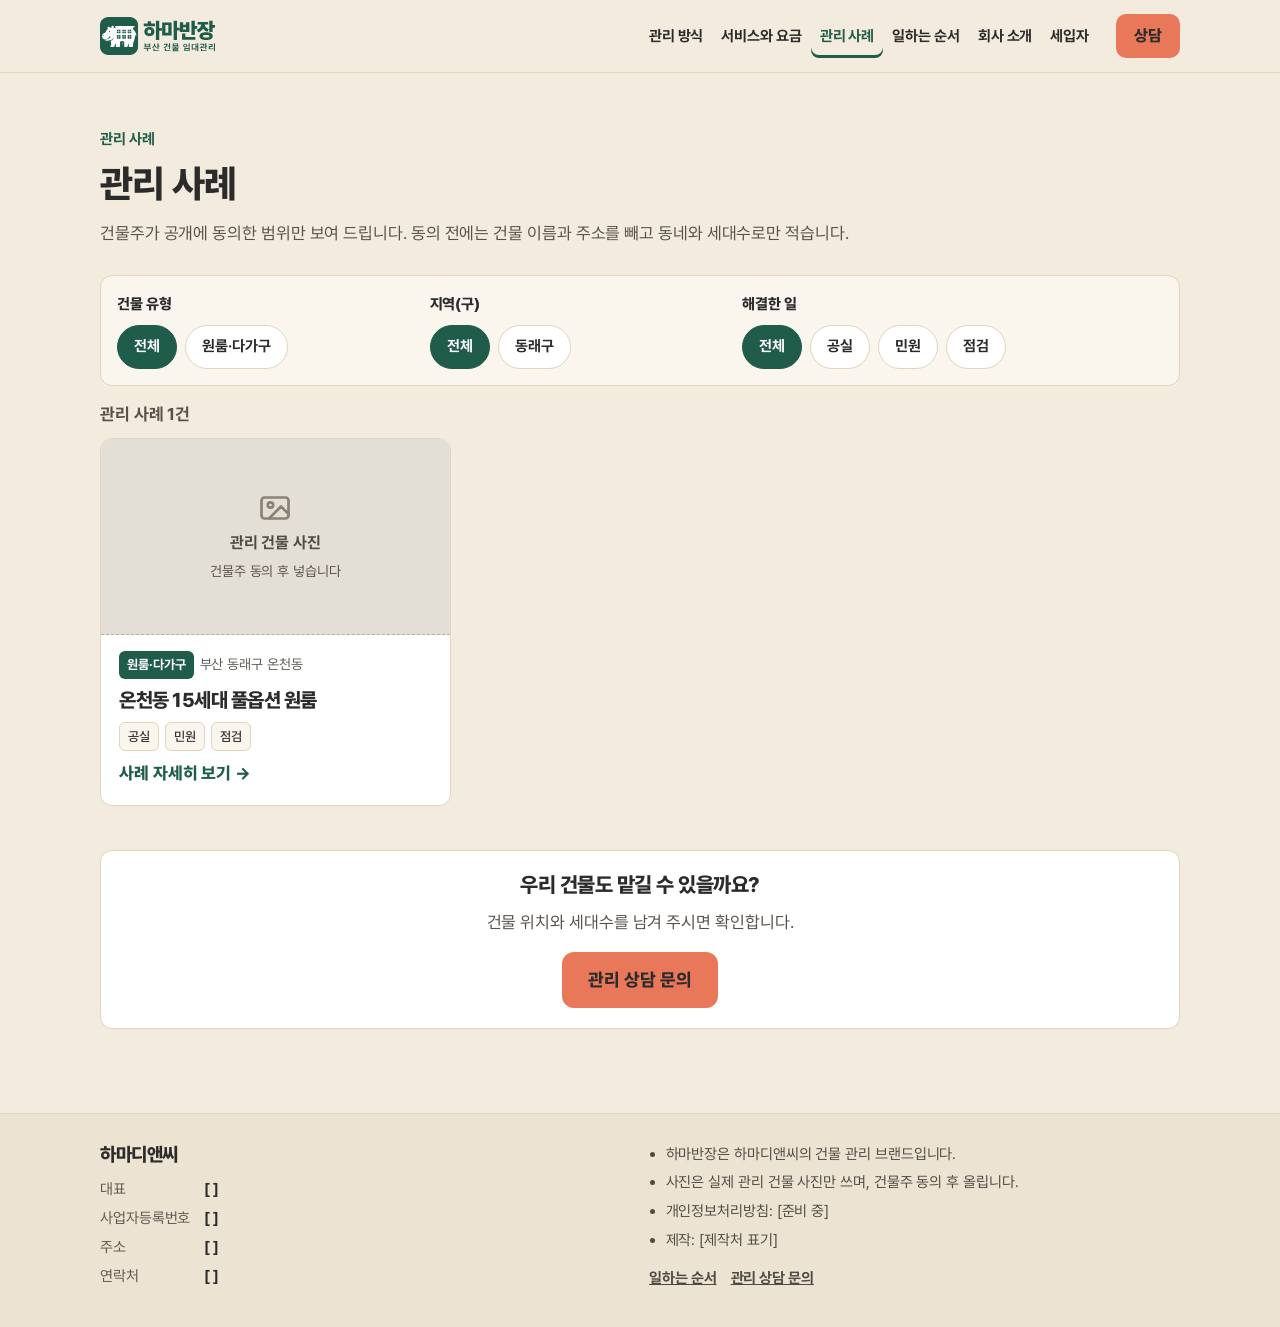
<file: cases.html>
<!doctype html>
<html lang="ko">
<head>
<meta charset="utf-8">
<meta name="viewport" content="width=device-width, initial-scale=1">
<title>관리 사례 | 하마반장</title>
<meta name="description" content="하마반장이 관리하는 부산 건물 사례입니다. 건물주가 공개에 동의한 범위만 보여 드립니다.">
<link rel="icon" type="image/png" href="assets/img/favicon-32.png">
<link rel="stylesheet" href="assets/site.css">
</head>
<body>
<svg width="0" height="0" style="position:absolute" aria-hidden="true"><defs>
<g id="i-photo" fill="none" stroke="currentColor" stroke-width="1.8" stroke-linecap="round" stroke-linejoin="round"><rect x="3" y="5" width="18" height="14" rx="2"/><circle cx="9" cy="10" r="1.8"/><path d="M21 16l-5-5-8 8"/></g>
<g id="i-air" fill="none" stroke="currentColor" stroke-width="1.8" stroke-linecap="round"><rect x="3" y="5" width="18" height="8" rx="2"/><path d="M7 10h10M8 16c0 1.5-1 2-1 3M12 16c0 1.5-1 2-1 3M16 16c0 1.5-1 2-1 3"/></g>
<g id="i-fridge" fill="none" stroke="currentColor" stroke-width="1.8" stroke-linecap="round"><rect x="6" y="2.5" width="12" height="19" rx="2"/><path d="M6 10h12M9 6v2M9 13v3"/></g>
<g id="i-washer" fill="none" stroke="currentColor" stroke-width="1.8" stroke-linecap="round"><rect x="4" y="2.5" width="16" height="19" rx="2"/><circle cx="12" cy="13.5" r="4.5"/><path d="M7.5 6h3"/></g>
<g id="i-cook" fill="none" stroke="currentColor" stroke-width="1.8" stroke-linecap="round"><rect x="3" y="6" width="18" height="12" rx="2"/><circle cx="8.5" cy="12" r="2.5"/><circle cx="15.5" cy="12" r="2.5"/></g>
<g id="i-bed" fill="none" stroke="currentColor" stroke-width="1.8" stroke-linecap="round" stroke-linejoin="round"><path d="M3 18V7M3 14h18v4M21 14v-2a3 3 0 0 0-3-3h-7v5"/><circle cx="7" cy="11" r="1.6"/></g>
<g id="i-tv" fill="none" stroke="currentColor" stroke-width="1.8" stroke-linecap="round"><rect x="3" y="5" width="18" height="12" rx="2"/><path d="M9 21h6M12 17v4"/></g>
<g id="i-train" fill="none" stroke="currentColor" stroke-width="1.8" stroke-linecap="round" stroke-linejoin="round"><rect x="5" y="3" width="14" height="14" rx="3"/><path d="M5 11h14M9 14h.01M15 14h.01M8 21l2-4M16 21l-2-4"/></g>
<g id="i-wall" fill="none" stroke="currentColor" stroke-width="1.8" stroke-linecap="round" stroke-linejoin="round"><path d="M4 4h16v16H4zM4 9h16M4 14h16M10 4v5M14 9v5M10 14v6"/></g>
<g id="i-tile" fill="none" stroke="currentColor" stroke-width="1.8" stroke-linecap="round"><rect x="3" y="3" width="8" height="8" rx="1"/><rect x="13" y="3" width="8" height="8" rx="1"/><rect x="3" y="13" width="8" height="8" rx="1"/><path d="M13 13l8 8M21 13l-3 3"/></g>
<g id="i-toilet" fill="none" stroke="currentColor" stroke-width="1.8" stroke-linecap="round" stroke-linejoin="round"><path d="M6 3h6v7H6zM4 10h16c0 4-3 7-7 7h-2v4h6"/></g>
<g id="i-shower" fill="none" stroke="currentColor" stroke-width="1.8" stroke-linecap="round" stroke-linejoin="round"><path d="M5 21V8a4 4 0 0 1 8 0M10 11h6M13 14v.01M16 15v.01M10 15v.01M13 18v.01M16 19v.01M10 19v.01"/></g>
<g id="i-sink" fill="none" stroke="currentColor" stroke-width="1.8" stroke-linecap="round" stroke-linejoin="round"><path d="M3 12h18v3a3 3 0 0 1-3 3H6a3 3 0 0 1-3-3zM12 12V6a2 2 0 0 1 4 0M8 18v3M16 18v3"/></g>
<g id="i-check" fill="none" stroke="currentColor" stroke-width="1.8" stroke-linecap="round" stroke-linejoin="round"><rect x="4" y="3" width="16" height="18" rx="2"/><path d="M8 9l2 2 4-4M8 16h8"/></g>
<g id="i-bill" fill="none" stroke="currentColor" stroke-width="1.8" stroke-linecap="round" stroke-linejoin="round"><path d="M6 3h12v18l-3-2-3 2-3-2-3 2zM9 8h6M9 12h6"/></g>
<g id="i-build" fill="none" stroke="currentColor" stroke-width="1.8" stroke-linecap="round" stroke-linejoin="round"><path d="M4 21V5h11v16M15 10h5v11M3 21h18M8 9h.01M11 9h.01M8 13h.01M11 13h.01M8 17h3"/></g>
<g id="i-rooms" fill="none" stroke="currentColor" stroke-width="1.8" stroke-linecap="round" stroke-linejoin="round"><rect x="5" y="3" width="14" height="18" rx="1.5"/><path d="M9 7h2M13 7h2M9 11h2M13 11h2M9 15h2M13 15h2M11 21v-3h2v3"/></g>
<g id="i-tower" fill="none" stroke="currentColor" stroke-width="1.8" stroke-linecap="round" stroke-linejoin="round"><rect x="3" y="7" width="8" height="14" rx="1"/><rect x="11" y="3" width="10" height="18" rx="1"/><path d="M14 7h4M14 11h4M14 15h4M6 11h2M6 15h2"/></g>
<g id="i-grid" fill="none" stroke="currentColor" stroke-width="1.9" stroke-linejoin="round"><rect x="4" y="4" width="7" height="7" rx="1.5"/><rect x="13" y="4" width="7" height="7" rx="1.5"/><rect x="4" y="13" width="7" height="7" rx="1.5"/><rect x="13" y="13" width="7" height="7" rx="1.5"/></g>
<g id="i-list" fill="none" stroke="currentColor" stroke-width="1.9" stroke-linecap="round" stroke-linejoin="round"><rect x="4" y="3" width="16" height="18" rx="2"/><path d="M8 8h8M8 12h8M8 16h5"/></g>
<g id="i-case" fill="none" stroke="currentColor" stroke-width="1.9" stroke-linecap="round" stroke-linejoin="round"><rect x="3" y="5" width="18" height="15" rx="2"/><path d="M8 12l3 3 5-6"/></g>
<g id="i-menu" fill="none" stroke="currentColor" stroke-width="2.2" stroke-linecap="round"><path d="M4 7h16M4 12h16M4 17h16"/></g>
</defs></svg>
<a class="skip" href="#main">본문으로 바로 가기</a>
<header class="site-head">
  <div class="wrap head-row">
    <a class="logo" href="index.html" aria-label="하마반장 홈"><img class="logo-light" src="assets/img/logo-horizontal.svg" alt="하마반장 부산 건물 임대관리" width="91" height="30"></a>
    <nav class="nav-desktop" aria-label="주 메뉴">
      <a href="service-oneroom.html">관리 방식</a>
      <a href="pricing.html">서비스와 요금</a>
      <a href="cases.html" aria-current="page">관리 사례</a>
      <a href="process.html">일하는 순서</a>
      <a href="about.html">회사 소개</a>
      <a href="tenant.html">세입자</a>
    </nav>
    <a class="btn btn-sm" href="contact.html">상담</a>
    <details class="menu">
      <summary aria-label="전체 메뉴"><svg viewBox="0 0 24 24" aria-hidden="true"><use href="#i-menu"/></svg></summary>
      <nav class="menu-panel" aria-label="전체 메뉴">
        <a href="index.html">홈</a>
        <a href="service-oneroom.html">관리 방식</a>
        <a href="pricing.html">서비스와 요금</a>
        <a href="cases.html" aria-current="page">관리 사례</a>
        <a href="process.html">일하는 순서</a>
        <a href="about.html">회사 소개</a>
        <a href="tenant.html">세입자</a>
        <a href="contact.html">관리 상담 문의</a>
      </nav>
    </details>
  </div>
</header>

<main id="main">

<div class="wrap">

<div class="page-head">
  <p class="eyebrow">관리 사례</p>
  <h1>관리 사례</h1>
  <p>건물주가 공개에 동의한 범위만 보여 드립니다. 동의 전에는 건물 이름과 주소를 빼고 동네와 세대수로만 적습니다.</p>
</div>
<section class="section" aria-labelledby="h-filter" style="margin-top:24px">
  <h2 id="h-filter" class="sr">사례 거르기</h2>
  <div class="filters" id="filters"></div>
  <p class="result-count" id="case-count" aria-live="polite"></p>
  <div class="case-list" id="case-list"><noscript><p class="empty">사례 목록은 자바스크립트가 켜져 있어야 보입니다.</p></noscript></div>
</section>
<section class="section card" style="text-align:center">
  <h2 style="font-size:21px;font-weight:800">우리 건물도 맡길 수 있을까요?</h2>
  <p style="margin:8px 0 16px;color:var(--soft)">건물 위치와 세대수를 남겨 주시면 확인합니다.</p>
  <a class="btn btn-lg" href="contact.html">관리 상담 문의</a>
</section>
</div>
</main>

<footer class="site-foot">
  <div class="wrap foot-grid">
    <div>
      <h2>하마디앤씨</h2>
      <dl class="foot-dl">
        <dt>대표</dt><dd>[ ]</dd>
        <dt>사업자등록번호</dt><dd>[ ]</dd>
        <dt>주소</dt><dd>[ ]</dd>
        <dt>연락처</dt><dd>[ ]</dd>
      </dl>
    </div>
    <div>
      <ul class="foot-notes">
        <li>하마반장은 하마디앤씨의 건물 관리 브랜드입니다.</li>
        <li>사진은 실제 관리 건물 사진만 쓰며, 건물주 동의 후 올립니다.</li>
        <li>개인정보처리방침: [준비 중]</li>
        <li>제작: [제작처 표기]</li>
      </ul>
      <div class="foot-links"><a href="process.html">일하는 순서</a><a href="contact.html">관리 상담 문의</a></div>
    </div>
  </div>
</footer>

<nav class="tabbar" aria-label="아래 메뉴">
  <a href="index.html"><svg viewBox="0 0 24 24" aria-hidden="true"><use href="#i-grid"/></svg>홈</a>
  <a href="service-oneroom.html"><svg viewBox="0 0 24 24" aria-hidden="true"><use href="#i-list"/></svg>관리 방식</a>
  <a href="cases.html" aria-current="page"><svg viewBox="0 0 24 24" aria-hidden="true"><use href="#i-case"/></svg>관리 사례</a>
  <a href="about.html"><svg viewBox="0 0 24 24" aria-hidden="true"><use href="#i-build"/></svg>회사 소개</a>
</nav>
<script src="data/settings.js"></script>
<script src="data/cases.js"></script>
<script src="assets/site.js"></script>
</body>
</html>
</file>
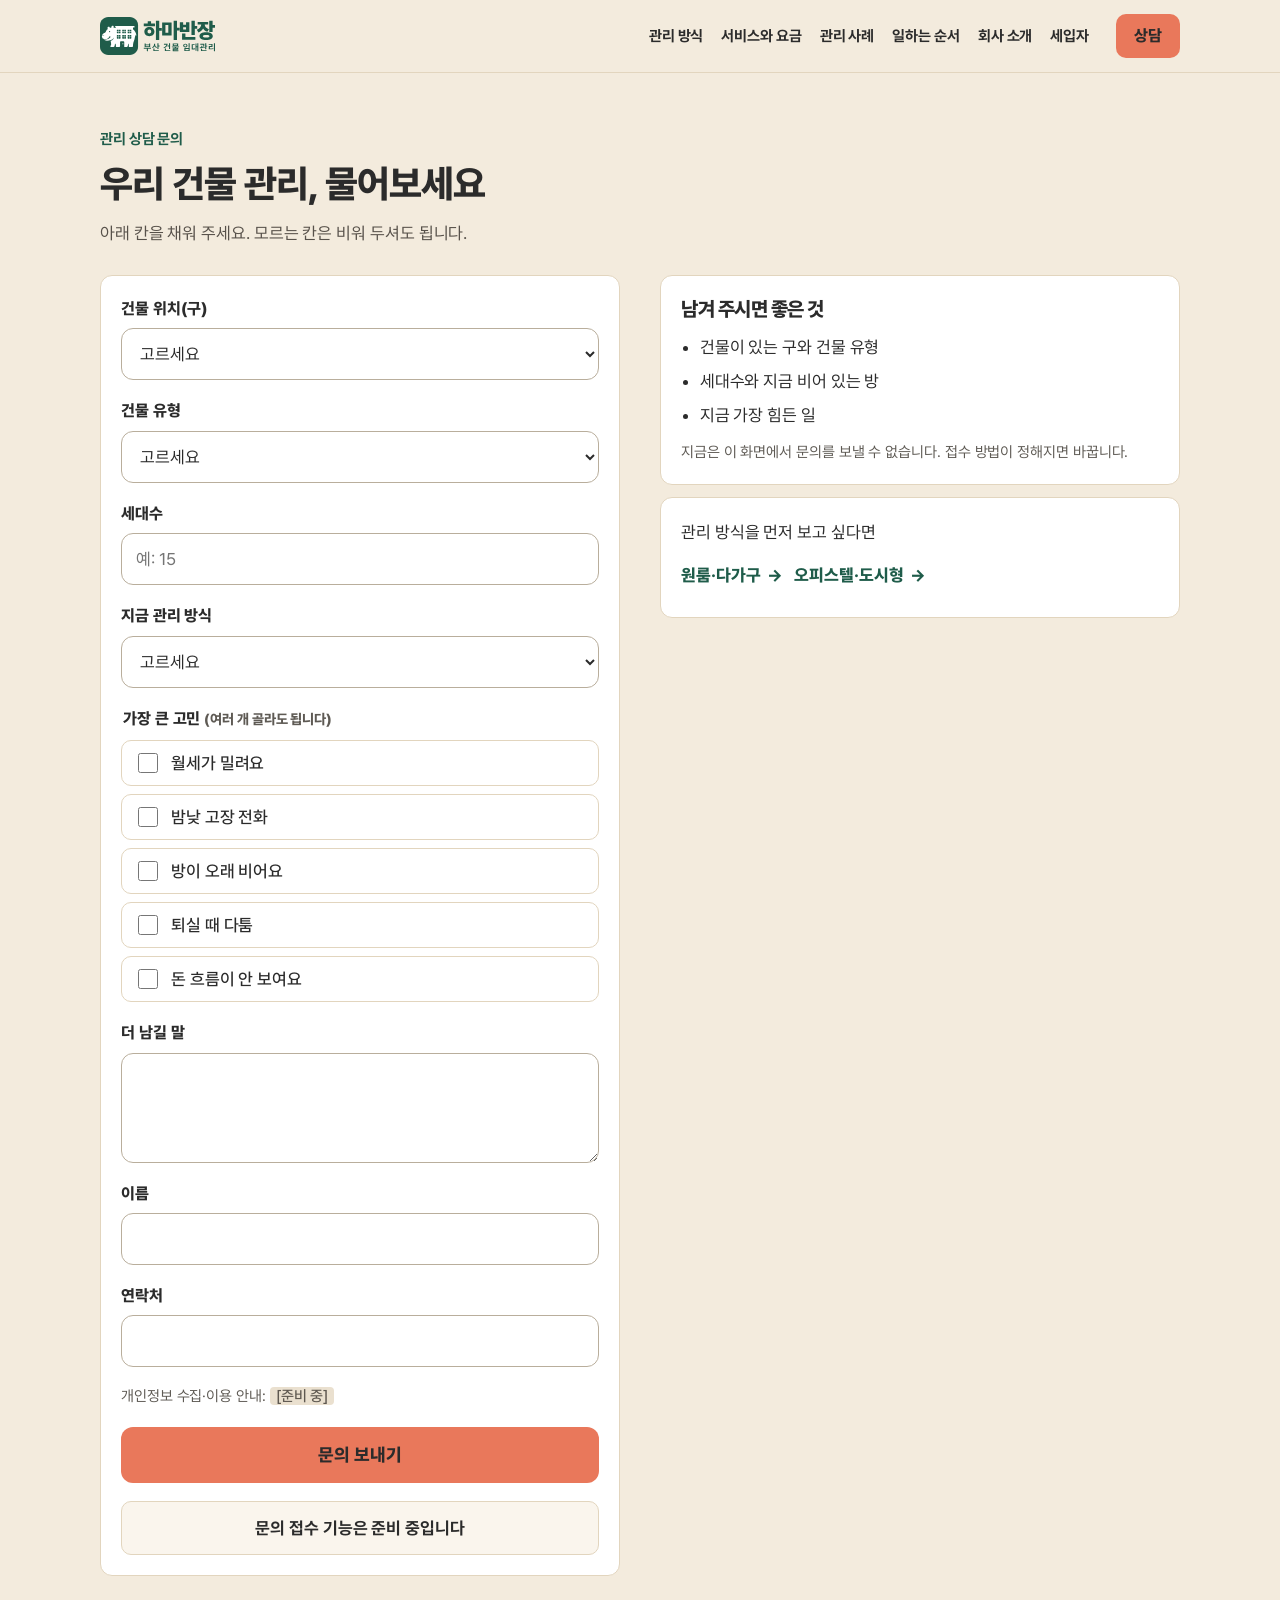
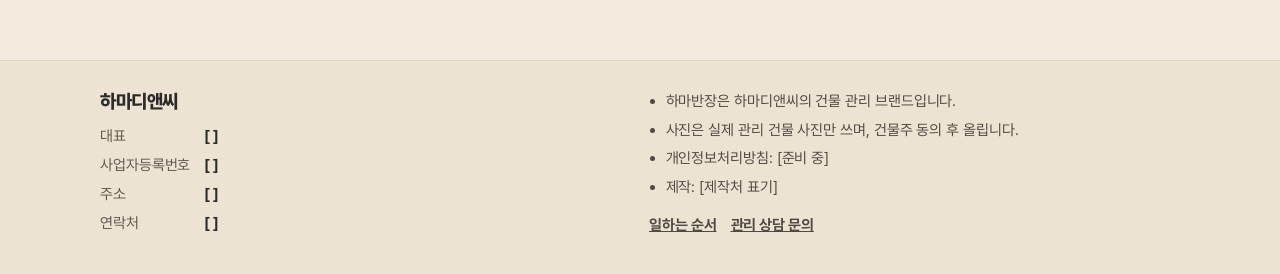
<file: contact.html>
<!doctype html>
<html lang="ko">
<head>
<meta charset="utf-8">
<meta name="viewport" content="width=device-width, initial-scale=1">
<title>관리 상담 문의 | 하마반장</title>
<meta name="description" content="건물 위치와 유형, 세대수를 남겨 주시면 관리 상담을 도와드립니다.">
<link rel="icon" type="image/png" href="assets/img/favicon-32.png">
<link rel="stylesheet" href="assets/site.css">
</head>
<body>
<svg width="0" height="0" style="position:absolute" aria-hidden="true"><defs>
<g id="i-photo" fill="none" stroke="currentColor" stroke-width="1.8" stroke-linecap="round" stroke-linejoin="round"><rect x="3" y="5" width="18" height="14" rx="2"/><circle cx="9" cy="10" r="1.8"/><path d="M21 16l-5-5-8 8"/></g>
<g id="i-air" fill="none" stroke="currentColor" stroke-width="1.8" stroke-linecap="round"><rect x="3" y="5" width="18" height="8" rx="2"/><path d="M7 10h10M8 16c0 1.5-1 2-1 3M12 16c0 1.5-1 2-1 3M16 16c0 1.5-1 2-1 3"/></g>
<g id="i-fridge" fill="none" stroke="currentColor" stroke-width="1.8" stroke-linecap="round"><rect x="6" y="2.5" width="12" height="19" rx="2"/><path d="M6 10h12M9 6v2M9 13v3"/></g>
<g id="i-washer" fill="none" stroke="currentColor" stroke-width="1.8" stroke-linecap="round"><rect x="4" y="2.5" width="16" height="19" rx="2"/><circle cx="12" cy="13.5" r="4.5"/><path d="M7.5 6h3"/></g>
<g id="i-cook" fill="none" stroke="currentColor" stroke-width="1.8" stroke-linecap="round"><rect x="3" y="6" width="18" height="12" rx="2"/><circle cx="8.5" cy="12" r="2.5"/><circle cx="15.5" cy="12" r="2.5"/></g>
<g id="i-bed" fill="none" stroke="currentColor" stroke-width="1.8" stroke-linecap="round" stroke-linejoin="round"><path d="M3 18V7M3 14h18v4M21 14v-2a3 3 0 0 0-3-3h-7v5"/><circle cx="7" cy="11" r="1.6"/></g>
<g id="i-tv" fill="none" stroke="currentColor" stroke-width="1.8" stroke-linecap="round"><rect x="3" y="5" width="18" height="12" rx="2"/><path d="M9 21h6M12 17v4"/></g>
<g id="i-train" fill="none" stroke="currentColor" stroke-width="1.8" stroke-linecap="round" stroke-linejoin="round"><rect x="5" y="3" width="14" height="14" rx="3"/><path d="M5 11h14M9 14h.01M15 14h.01M8 21l2-4M16 21l-2-4"/></g>
<g id="i-wall" fill="none" stroke="currentColor" stroke-width="1.8" stroke-linecap="round" stroke-linejoin="round"><path d="M4 4h16v16H4zM4 9h16M4 14h16M10 4v5M14 9v5M10 14v6"/></g>
<g id="i-tile" fill="none" stroke="currentColor" stroke-width="1.8" stroke-linecap="round"><rect x="3" y="3" width="8" height="8" rx="1"/><rect x="13" y="3" width="8" height="8" rx="1"/><rect x="3" y="13" width="8" height="8" rx="1"/><path d="M13 13l8 8M21 13l-3 3"/></g>
<g id="i-toilet" fill="none" stroke="currentColor" stroke-width="1.8" stroke-linecap="round" stroke-linejoin="round"><path d="M6 3h6v7H6zM4 10h16c0 4-3 7-7 7h-2v4h6"/></g>
<g id="i-shower" fill="none" stroke="currentColor" stroke-width="1.8" stroke-linecap="round" stroke-linejoin="round"><path d="M5 21V8a4 4 0 0 1 8 0M10 11h6M13 14v.01M16 15v.01M10 15v.01M13 18v.01M16 19v.01M10 19v.01"/></g>
<g id="i-sink" fill="none" stroke="currentColor" stroke-width="1.8" stroke-linecap="round" stroke-linejoin="round"><path d="M3 12h18v3a3 3 0 0 1-3 3H6a3 3 0 0 1-3-3zM12 12V6a2 2 0 0 1 4 0M8 18v3M16 18v3"/></g>
<g id="i-check" fill="none" stroke="currentColor" stroke-width="1.8" stroke-linecap="round" stroke-linejoin="round"><rect x="4" y="3" width="16" height="18" rx="2"/><path d="M8 9l2 2 4-4M8 16h8"/></g>
<g id="i-bill" fill="none" stroke="currentColor" stroke-width="1.8" stroke-linecap="round" stroke-linejoin="round"><path d="M6 3h12v18l-3-2-3 2-3-2-3 2zM9 8h6M9 12h6"/></g>
<g id="i-build" fill="none" stroke="currentColor" stroke-width="1.8" stroke-linecap="round" stroke-linejoin="round"><path d="M4 21V5h11v16M15 10h5v11M3 21h18M8 9h.01M11 9h.01M8 13h.01M11 13h.01M8 17h3"/></g>
<g id="i-rooms" fill="none" stroke="currentColor" stroke-width="1.8" stroke-linecap="round" stroke-linejoin="round"><rect x="5" y="3" width="14" height="18" rx="1.5"/><path d="M9 7h2M13 7h2M9 11h2M13 11h2M9 15h2M13 15h2M11 21v-3h2v3"/></g>
<g id="i-tower" fill="none" stroke="currentColor" stroke-width="1.8" stroke-linecap="round" stroke-linejoin="round"><rect x="3" y="7" width="8" height="14" rx="1"/><rect x="11" y="3" width="10" height="18" rx="1"/><path d="M14 7h4M14 11h4M14 15h4M6 11h2M6 15h2"/></g>
<g id="i-grid" fill="none" stroke="currentColor" stroke-width="1.9" stroke-linejoin="round"><rect x="4" y="4" width="7" height="7" rx="1.5"/><rect x="13" y="4" width="7" height="7" rx="1.5"/><rect x="4" y="13" width="7" height="7" rx="1.5"/><rect x="13" y="13" width="7" height="7" rx="1.5"/></g>
<g id="i-list" fill="none" stroke="currentColor" stroke-width="1.9" stroke-linecap="round" stroke-linejoin="round"><rect x="4" y="3" width="16" height="18" rx="2"/><path d="M8 8h8M8 12h8M8 16h5"/></g>
<g id="i-case" fill="none" stroke="currentColor" stroke-width="1.9" stroke-linecap="round" stroke-linejoin="round"><rect x="3" y="5" width="18" height="15" rx="2"/><path d="M8 12l3 3 5-6"/></g>
<g id="i-menu" fill="none" stroke="currentColor" stroke-width="2.2" stroke-linecap="round"><path d="M4 7h16M4 12h16M4 17h16"/></g>
</defs></svg>
<a class="skip" href="#main">본문으로 바로 가기</a>
<header class="site-head">
  <div class="wrap head-row">
    <a class="logo" href="index.html" aria-label="하마반장 홈"><img class="logo-light" src="assets/img/logo-horizontal.svg" alt="하마반장 부산 건물 임대관리" width="91" height="30"></a>
    <nav class="nav-desktop" aria-label="주 메뉴">
      <a href="service-oneroom.html">관리 방식</a>
      <a href="pricing.html">서비스와 요금</a>
      <a href="cases.html">관리 사례</a>
      <a href="process.html">일하는 순서</a>
      <a href="about.html">회사 소개</a>
      <a href="tenant.html">세입자</a>
    </nav>
    <a class="btn btn-sm" href="contact.html" aria-current="page">상담</a>
    <details class="menu">
      <summary aria-label="전체 메뉴"><svg viewBox="0 0 24 24" aria-hidden="true"><use href="#i-menu"/></svg></summary>
      <nav class="menu-panel" aria-label="전체 메뉴">
        <a href="index.html">홈</a>
        <a href="service-oneroom.html">관리 방식</a>
        <a href="pricing.html">서비스와 요금</a>
        <a href="cases.html">관리 사례</a>
        <a href="process.html">일하는 순서</a>
        <a href="about.html">회사 소개</a>
        <a href="tenant.html">세입자</a>
        <a href="contact.html" aria-current="page">관리 상담 문의</a>
      </nav>
    </details>
  </div>
</header>

<main id="main">

<div class="wrap">

<div class="page-head">
  <p class="eyebrow">관리 상담 문의</p>
  <h1>우리 건물 관리, 물어보세요</h1>
  <p>아래 칸을 채워 주세요. 모르는 칸은 비워 두셔도 됩니다.</p>
</div>
<div class="duo">
<form class="card form" style="margin-top:24px" onsubmit="return false" aria-describedby="form-note">
  <div class="field"><label for="f-gu">건물 위치(구)</label>
    <select class="input" id="f-gu" name="gu"><option value="">고르세요</option><option>중구</option><option>서구</option><option>동구</option><option>영도구</option><option>부산진구</option><option>동래구</option><option>남구</option><option>북구</option><option>해운대구</option><option>사하구</option><option>금정구</option><option>강서구</option><option>연제구</option><option>수영구</option><option>사상구</option><option>기장군</option></select></div>
  <div class="field"><label for="f-type">건물 유형</label>
    <select class="input" id="f-type" name="type"><option value="">고르세요</option><option>원룸·다가구</option><option>오피스텔·도시형 생활주택</option><option>그 밖</option></select></div>
  <div class="field"><label for="f-units">세대수</label><input class="input" id="f-units" name="units" type="number" inputmode="numeric" min="1" placeholder="예: 15"></div>
  <div class="field"><label for="f-now">지금 관리 방식</label>
    <select class="input" id="f-now" name="now"><option value="">고르세요</option><option>직접 관리</option><option>관리 업체에 맡김</option><option>그 밖</option></select></div>
  <div class="field"><fieldset><legend>가장 큰 고민 <span class="hint">(여러 개 골라도 됩니다)</span></legend>
    <div class="checks" style="margin-top:8px"><label><input type="checkbox" name="worry" value="월세가 밀려요">월세가 밀려요</label><label><input type="checkbox" name="worry" value="밤낮 고장 전화">밤낮 고장 전화</label><label><input type="checkbox" name="worry" value="방이 오래 비어요">방이 오래 비어요</label><label><input type="checkbox" name="worry" value="퇴실 때 다툼">퇴실 때 다툼</label><label><input type="checkbox" name="worry" value="돈 흐름이 안 보여요">돈 흐름이 안 보여요</label></div></fieldset></div>
  <div class="field"><label for="f-more">더 남길 말</label><textarea class="input" id="f-more" name="more"></textarea></div>
  <div class="field"><label for="f-name">이름</label><input class="input" id="f-name" name="name" autocomplete="name"></div>
  <div class="field"><label for="f-tel">연락처</label><input class="input" id="f-tel" name="tel" type="tel" autocomplete="tel" inputmode="tel"></div>
  <p class="note">개인정보 수집·이용 안내: <span class="tbd">[준비 중]</span></p>
  <button class="btn btn-lg" type="button" id="send">문의 보내기</button>
  <p class="form-status" id="form-status" tabindex="-1" role="status">문의 접수 기능은 준비 중입니다</p>
</form>
<aside class="section" aria-labelledby="h-next" style="margin-top:24px">
  <div class="card"><h2 id="h-next" style="font-size:20px;font-weight:800;margin-bottom:10px">남겨 주시면 좋은 것</h2>
  <ul class="bullets"><li>건물이 있는 구와 건물 유형</li><li>세대수와 지금 비어 있는 방</li><li>지금 가장 힘든 일</li></ul>
  <p class="note" style="margin-top:12px" id="form-note">지금은 이 화면에서 문의를 보낼 수 없습니다. 접수 방법이 정해지면 바꿉니다.</p></div>
  <div class="card" style="margin-top:12px"><p>관리 방식을 먼저 보고 싶다면</p><p style="margin-top:6px"><a class="more" href="service-oneroom.html">원룸·다가구</a> &nbsp; <a class="more" href="service-officetel.html">오피스텔·도시형</a></p></div>
</aside>
</div>
</div>
</main>

<footer class="site-foot">
  <div class="wrap foot-grid">
    <div>
      <h2>하마디앤씨</h2>
      <dl class="foot-dl">
        <dt>대표</dt><dd>[ ]</dd>
        <dt>사업자등록번호</dt><dd>[ ]</dd>
        <dt>주소</dt><dd>[ ]</dd>
        <dt>연락처</dt><dd>[ ]</dd>
      </dl>
    </div>
    <div>
      <ul class="foot-notes">
        <li>하마반장은 하마디앤씨의 건물 관리 브랜드입니다.</li>
        <li>사진은 실제 관리 건물 사진만 쓰며, 건물주 동의 후 올립니다.</li>
        <li>개인정보처리방침: [준비 중]</li>
        <li>제작: [제작처 표기]</li>
      </ul>
      <div class="foot-links"><a href="process.html">일하는 순서</a><a href="contact.html">관리 상담 문의</a></div>
    </div>
  </div>
</footer>

<nav class="tabbar" aria-label="아래 메뉴">
  <a href="index.html"><svg viewBox="0 0 24 24" aria-hidden="true"><use href="#i-grid"/></svg>홈</a>
  <a href="service-oneroom.html"><svg viewBox="0 0 24 24" aria-hidden="true"><use href="#i-list"/></svg>관리 방식</a>
  <a href="cases.html"><svg viewBox="0 0 24 24" aria-hidden="true"><use href="#i-case"/></svg>관리 사례</a>
  <a href="about.html"><svg viewBox="0 0 24 24" aria-hidden="true"><use href="#i-build"/></svg>회사 소개</a>
</nav>
<script src="data/settings.js"></script>
<script src="assets/site.js"></script>
</body>
</html>
</file>
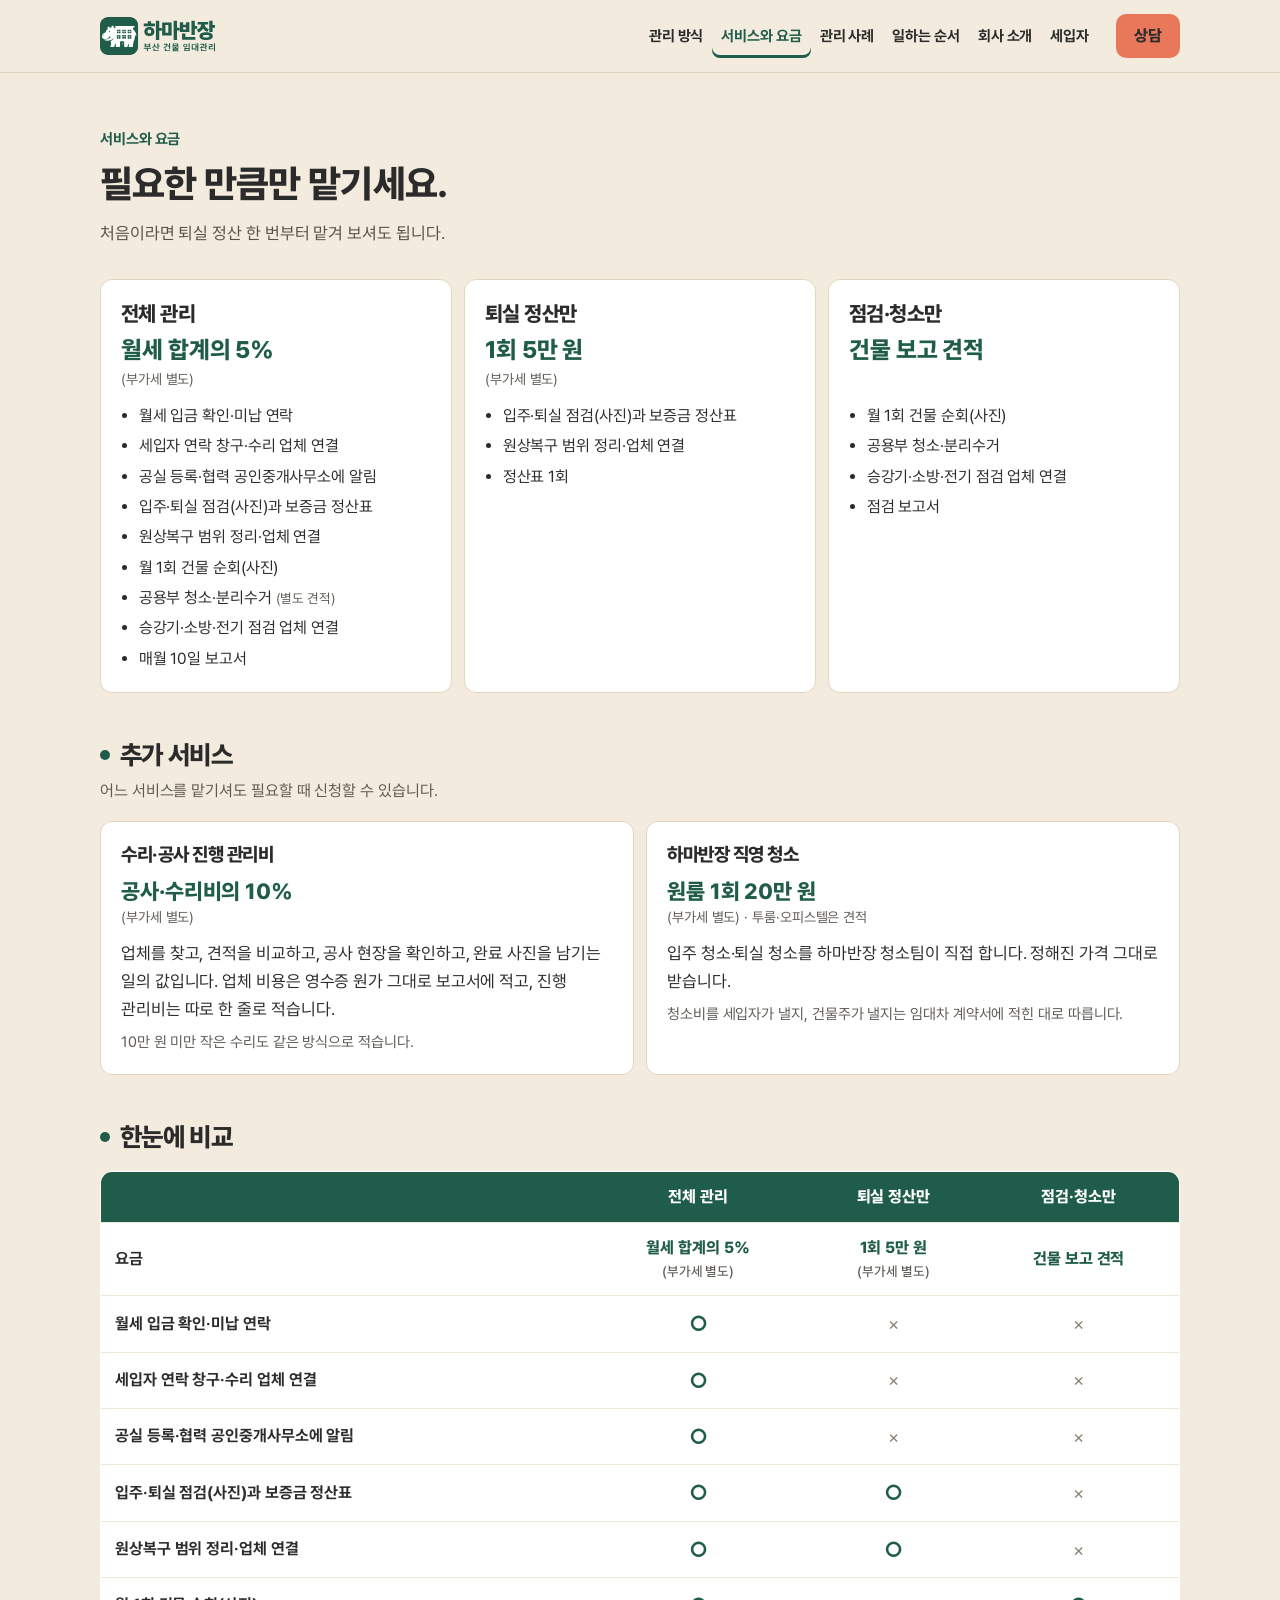
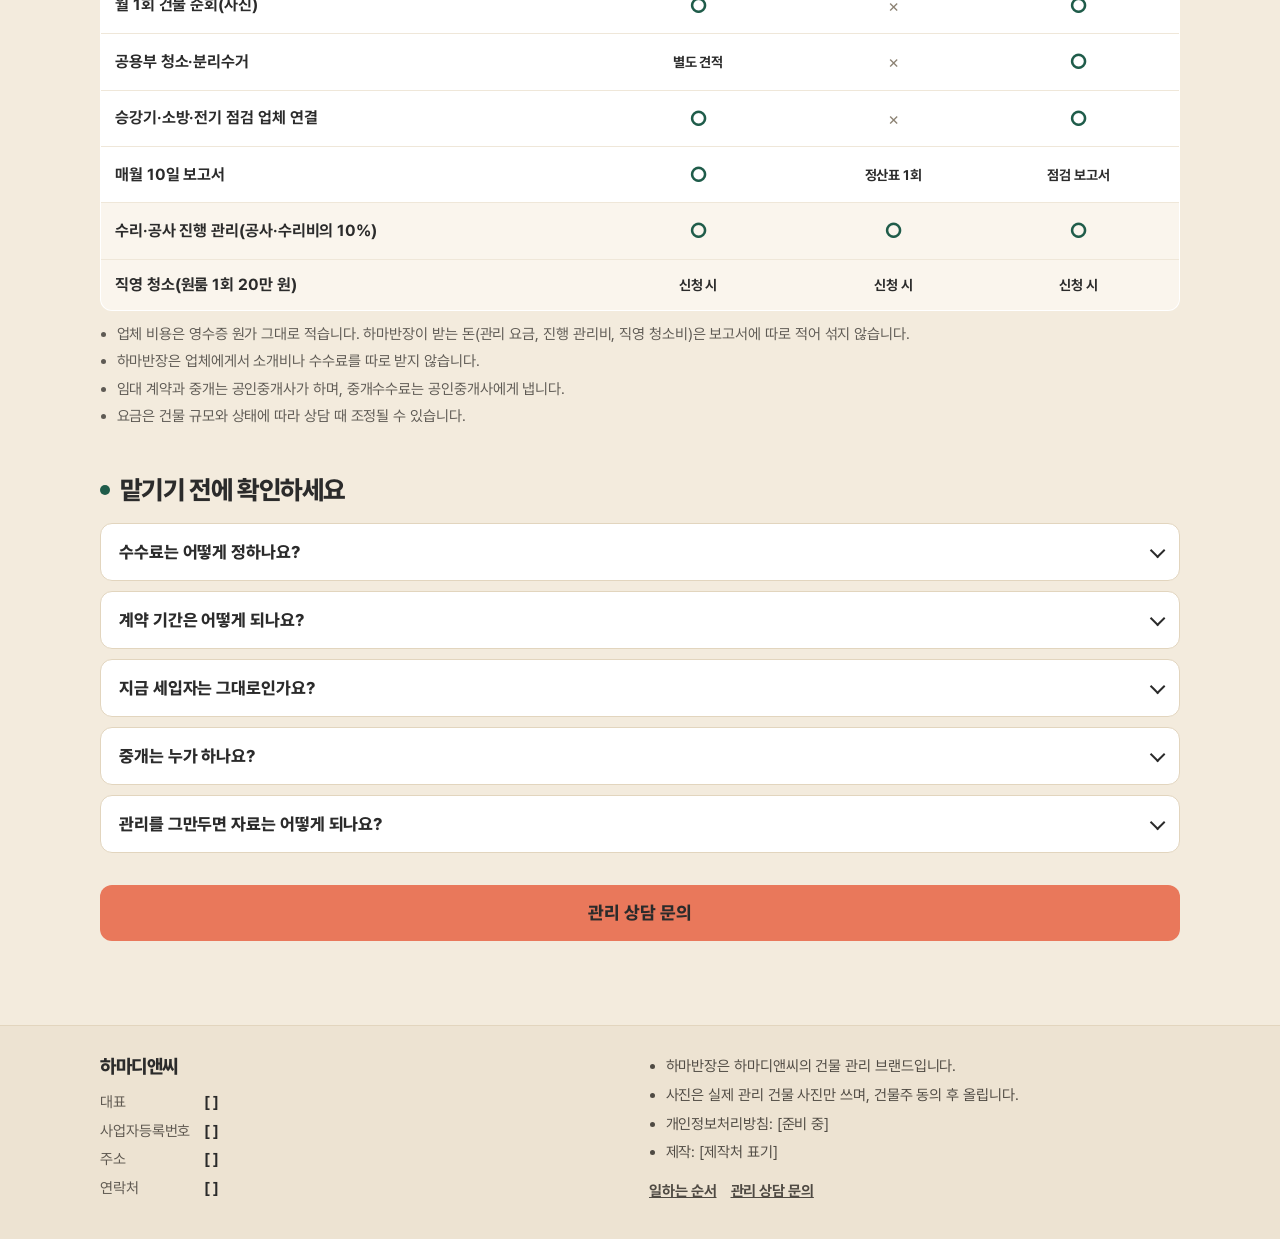
<file: pricing.html>
<!doctype html>
<html lang="ko">
<head>
<meta charset="utf-8">
<meta name="viewport" content="width=device-width, initial-scale=1">
<title>서비스와 요금 | 하마반장</title>
<meta name="description" content="필요한 만큼만 맡기세요. 전체 관리, 퇴실 정산만, 점검·청소만 중에서 고를 수 있습니다.">
<link rel="icon" type="image/png" href="assets/img/favicon-32.png">
<link rel="stylesheet" href="assets/site.css">
</head>
<body>
<svg width="0" height="0" style="position:absolute" aria-hidden="true"><defs>
<g id="i-photo" fill="none" stroke="currentColor" stroke-width="1.8" stroke-linecap="round" stroke-linejoin="round"><rect x="3" y="5" width="18" height="14" rx="2"/><circle cx="9" cy="10" r="1.8"/><path d="M21 16l-5-5-8 8"/></g>
<g id="i-air" fill="none" stroke="currentColor" stroke-width="1.8" stroke-linecap="round"><rect x="3" y="5" width="18" height="8" rx="2"/><path d="M7 10h10M8 16c0 1.5-1 2-1 3M12 16c0 1.5-1 2-1 3M16 16c0 1.5-1 2-1 3"/></g>
<g id="i-fridge" fill="none" stroke="currentColor" stroke-width="1.8" stroke-linecap="round"><rect x="6" y="2.5" width="12" height="19" rx="2"/><path d="M6 10h12M9 6v2M9 13v3"/></g>
<g id="i-washer" fill="none" stroke="currentColor" stroke-width="1.8" stroke-linecap="round"><rect x="4" y="2.5" width="16" height="19" rx="2"/><circle cx="12" cy="13.5" r="4.5"/><path d="M7.5 6h3"/></g>
<g id="i-cook" fill="none" stroke="currentColor" stroke-width="1.8" stroke-linecap="round"><rect x="3" y="6" width="18" height="12" rx="2"/><circle cx="8.5" cy="12" r="2.5"/><circle cx="15.5" cy="12" r="2.5"/></g>
<g id="i-bed" fill="none" stroke="currentColor" stroke-width="1.8" stroke-linecap="round" stroke-linejoin="round"><path d="M3 18V7M3 14h18v4M21 14v-2a3 3 0 0 0-3-3h-7v5"/><circle cx="7" cy="11" r="1.6"/></g>
<g id="i-tv" fill="none" stroke="currentColor" stroke-width="1.8" stroke-linecap="round"><rect x="3" y="5" width="18" height="12" rx="2"/><path d="M9 21h6M12 17v4"/></g>
<g id="i-train" fill="none" stroke="currentColor" stroke-width="1.8" stroke-linecap="round" stroke-linejoin="round"><rect x="5" y="3" width="14" height="14" rx="3"/><path d="M5 11h14M9 14h.01M15 14h.01M8 21l2-4M16 21l-2-4"/></g>
<g id="i-wall" fill="none" stroke="currentColor" stroke-width="1.8" stroke-linecap="round" stroke-linejoin="round"><path d="M4 4h16v16H4zM4 9h16M4 14h16M10 4v5M14 9v5M10 14v6"/></g>
<g id="i-tile" fill="none" stroke="currentColor" stroke-width="1.8" stroke-linecap="round"><rect x="3" y="3" width="8" height="8" rx="1"/><rect x="13" y="3" width="8" height="8" rx="1"/><rect x="3" y="13" width="8" height="8" rx="1"/><path d="M13 13l8 8M21 13l-3 3"/></g>
<g id="i-toilet" fill="none" stroke="currentColor" stroke-width="1.8" stroke-linecap="round" stroke-linejoin="round"><path d="M6 3h6v7H6zM4 10h16c0 4-3 7-7 7h-2v4h6"/></g>
<g id="i-shower" fill="none" stroke="currentColor" stroke-width="1.8" stroke-linecap="round" stroke-linejoin="round"><path d="M5 21V8a4 4 0 0 1 8 0M10 11h6M13 14v.01M16 15v.01M10 15v.01M13 18v.01M16 19v.01M10 19v.01"/></g>
<g id="i-sink" fill="none" stroke="currentColor" stroke-width="1.8" stroke-linecap="round" stroke-linejoin="round"><path d="M3 12h18v3a3 3 0 0 1-3 3H6a3 3 0 0 1-3-3zM12 12V6a2 2 0 0 1 4 0M8 18v3M16 18v3"/></g>
<g id="i-check" fill="none" stroke="currentColor" stroke-width="1.8" stroke-linecap="round" stroke-linejoin="round"><rect x="4" y="3" width="16" height="18" rx="2"/><path d="M8 9l2 2 4-4M8 16h8"/></g>
<g id="i-bill" fill="none" stroke="currentColor" stroke-width="1.8" stroke-linecap="round" stroke-linejoin="round"><path d="M6 3h12v18l-3-2-3 2-3-2-3 2zM9 8h6M9 12h6"/></g>
<g id="i-build" fill="none" stroke="currentColor" stroke-width="1.8" stroke-linecap="round" stroke-linejoin="round"><path d="M4 21V5h11v16M15 10h5v11M3 21h18M8 9h.01M11 9h.01M8 13h.01M11 13h.01M8 17h3"/></g>
<g id="i-rooms" fill="none" stroke="currentColor" stroke-width="1.8" stroke-linecap="round" stroke-linejoin="round"><rect x="5" y="3" width="14" height="18" rx="1.5"/><path d="M9 7h2M13 7h2M9 11h2M13 11h2M9 15h2M13 15h2M11 21v-3h2v3"/></g>
<g id="i-tower" fill="none" stroke="currentColor" stroke-width="1.8" stroke-linecap="round" stroke-linejoin="round"><rect x="3" y="7" width="8" height="14" rx="1"/><rect x="11" y="3" width="10" height="18" rx="1"/><path d="M14 7h4M14 11h4M14 15h4M6 11h2M6 15h2"/></g>
<g id="i-grid" fill="none" stroke="currentColor" stroke-width="1.9" stroke-linejoin="round"><rect x="4" y="4" width="7" height="7" rx="1.5"/><rect x="13" y="4" width="7" height="7" rx="1.5"/><rect x="4" y="13" width="7" height="7" rx="1.5"/><rect x="13" y="13" width="7" height="7" rx="1.5"/></g>
<g id="i-list" fill="none" stroke="currentColor" stroke-width="1.9" stroke-linecap="round" stroke-linejoin="round"><rect x="4" y="3" width="16" height="18" rx="2"/><path d="M8 8h8M8 12h8M8 16h5"/></g>
<g id="i-case" fill="none" stroke="currentColor" stroke-width="1.9" stroke-linecap="round" stroke-linejoin="round"><rect x="3" y="5" width="18" height="15" rx="2"/><path d="M8 12l3 3 5-6"/></g>
<g id="i-menu" fill="none" stroke="currentColor" stroke-width="2.2" stroke-linecap="round"><path d="M4 7h16M4 12h16M4 17h16"/></g>
</defs></svg>
<a class="skip" href="#main">본문으로 바로 가기</a>
<header class="site-head">
  <div class="wrap head-row">
    <a class="logo" href="index.html" aria-label="하마반장 홈"><img class="logo-light" src="assets/img/logo-horizontal.svg" alt="하마반장 부산 건물 임대관리" width="91" height="30"></a>
    <nav class="nav-desktop" aria-label="주 메뉴">
      <a href="service-oneroom.html">관리 방식</a>
      <a href="pricing.html" aria-current="page">서비스와 요금</a>
      <a href="cases.html">관리 사례</a>
      <a href="process.html">일하는 순서</a>
      <a href="about.html">회사 소개</a>
      <a href="tenant.html">세입자</a>
    </nav>
    <a class="btn btn-sm" href="contact.html">상담</a>
    <details class="menu">
      <summary aria-label="전체 메뉴"><svg viewBox="0 0 24 24" aria-hidden="true"><use href="#i-menu"/></svg></summary>
      <nav class="menu-panel" aria-label="전체 메뉴">
        <a href="index.html">홈</a>
        <a href="service-oneroom.html">관리 방식</a>
        <a href="pricing.html" aria-current="page">서비스와 요금</a>
        <a href="cases.html">관리 사례</a>
        <a href="process.html">일하는 순서</a>
        <a href="about.html">회사 소개</a>
        <a href="tenant.html">세입자</a>
        <a href="contact.html">관리 상담 문의</a>
      </nav>
    </details>
  </div>
</header>

<main id="main">

<div class="wrap">

<div class="page-head">
  <p class="eyebrow">서비스와 요금</p>
  <h1>필요한 만큼만 맡기세요.</h1>
  <p>처음이라면 퇴실 정산 한 번부터 맡겨 보셔도 됩니다.</p>
</div>
<section class="section" aria-labelledby="h-plans" style="margin-top:28px">
  <h2 id="h-plans" class="sr">요금 세 가지</h2>
  <div class="grid grid-3 plans">
    <div class="card plan"><h3>전체 관리</h3><p class="price"><span data-hs="요금_전체관리"></span></p><p class="vat">(<span data-hs="부가세_표시"></span>)</p>
      <ul class="plan-list"><li>월세 입금 확인·미납 연락</li><li>세입자 연락 창구·수리 업체 연결</li><li>공실 등록·협력 공인중개사무소에 알림</li><li>입주·퇴실 점검(사진)과 보증금 정산표</li><li>원상복구 범위 정리·업체 연결</li><li>월 1회 건물 순회(사진)</li><li>공용부 청소·분리수거 <small>(별도 견적)</small></li><li>승강기·소방·전기 점검 업체 연결</li><li><span data-hs="보고서_날짜"></span> 보고서</li></ul>
    </div>
    <div class="card plan"><h3>퇴실 정산만</h3><p class="price"><span data-hs="요금_퇴실정산"></span></p><p class="vat">(<span data-hs="부가세_표시"></span>)</p>
      <ul class="plan-list"><li>입주·퇴실 점검(사진)과 보증금 정산표</li><li>원상복구 범위 정리·업체 연결</li><li>정산표 1회</li></ul>
    </div>
    <div class="card plan"><h3>점검·청소만</h3><p class="price"><span data-hs="요금_점검청소"></span></p><p class="vat">&nbsp;</p>
      <ul class="plan-list"><li>월 1회 건물 순회(사진)</li><li>공용부 청소·분리수거</li><li>승강기·소방·전기 점검 업체 연결</li><li>점검 보고서</li></ul>
    </div>
  </div>
</section>
<section class="section" aria-labelledby="h-addon"><div class="sec-head"><h2 id="h-addon">추가 서비스</h2><p>어느 서비스를 맡기셔도 필요할 때 신청할 수 있습니다.</p></div>
  <div class="grid grid-2">
    <div class="card addon"><h3>수리·공사 진행 관리비</h3><p class="price"><span data-hs="진행관리비_비율"></span></p><p class="vat">(<span data-hs="부가세_표시"></span>)</p>
      <p>업체를 찾고, 견적을 비교하고, 공사 현장을 확인하고, 완료 사진을 남기는 일의 값입니다. 업체 비용은 영수증 원가 그대로 보고서에 적고, 진행 관리비는 따로 한 줄로 적습니다.</p>
      <p class="note" style="margin-top:8px"><span data-hs="작은수리_금액"></span> 미만 작은 수리도 같은 방식으로 적습니다.</p></div>
    <div class="card addon"><h3>하마반장 직영 청소</h3><p class="price"><span data-hs="청소_입주퇴실_원룸"></span></p><p class="vat">(<span data-hs="부가세_표시"></span>) · <span data-hs="청소_그밖"></span></p>
      <p>입주 청소·퇴실 청소를 하마반장 청소팀이 직접 합니다. 정해진 가격 그대로 받습니다.</p>
      <p class="note" style="margin-top:8px">청소비를 세입자가 낼지, 건물주가 낼지는 임대차 계약서에 적힌 대로 따릅니다.</p></div>
  </div>
</section>
<section class="section" aria-labelledby="h-compare"><div class="sec-head"><h2 id="h-compare">한눈에 비교</h2></div>
  <table class="compare">
    <thead><tr><th scope="col"><span class="sr">항목</span></th><th scope="col">전체 관리</th><th scope="col">퇴실 정산만</th><th scope="col">점검·청소만</th></tr></thead>
    <tbody>
      <tr class="price-row"><th scope="row">요금</th><td data-plan="전체 관리"><span data-hs="요금_전체관리"></span> <small>(<span data-hs="부가세_표시"></span>)</small></td><td data-plan="퇴실 정산만"><span data-hs="요금_퇴실정산"></span> <small>(<span data-hs="부가세_표시"></span>)</small></td><td data-plan="점검·청소만"><span data-hs="요금_점검청소"></span></td></tr>
      <tr><th scope="row">월세 입금 확인·미납 연락</th><td data-plan="전체 관리"><span class="mk yes" aria-label="포함">○</span></td><td data-plan="퇴실 정산만"><span class="mk no" aria-label="없음">×</span></td><td data-plan="점검·청소만"><span class="mk no" aria-label="없음">×</span></td></tr>
      <tr><th scope="row">세입자 연락 창구·수리 업체 연결</th><td data-plan="전체 관리"><span class="mk yes" aria-label="포함">○</span></td><td data-plan="퇴실 정산만"><span class="mk no" aria-label="없음">×</span></td><td data-plan="점검·청소만"><span class="mk no" aria-label="없음">×</span></td></tr>
      <tr><th scope="row">공실 등록·협력 공인중개사무소에 알림</th><td data-plan="전체 관리"><span class="mk yes" aria-label="포함">○</span></td><td data-plan="퇴실 정산만"><span class="mk no" aria-label="없음">×</span></td><td data-plan="점검·청소만"><span class="mk no" aria-label="없음">×</span></td></tr>
      <tr><th scope="row">입주·퇴실 점검(사진)과 보증금 정산표</th><td data-plan="전체 관리"><span class="mk yes" aria-label="포함">○</span></td><td data-plan="퇴실 정산만"><span class="mk yes" aria-label="포함">○</span></td><td data-plan="점검·청소만"><span class="mk no" aria-label="없음">×</span></td></tr>
      <tr><th scope="row">원상복구 범위 정리·업체 연결</th><td data-plan="전체 관리"><span class="mk yes" aria-label="포함">○</span></td><td data-plan="퇴실 정산만"><span class="mk yes" aria-label="포함">○</span></td><td data-plan="점검·청소만"><span class="mk no" aria-label="없음">×</span></td></tr>
      <tr><th scope="row">월 1회 건물 순회(사진)</th><td data-plan="전체 관리"><span class="mk yes" aria-label="포함">○</span></td><td data-plan="퇴실 정산만"><span class="mk no" aria-label="없음">×</span></td><td data-plan="점검·청소만"><span class="mk yes" aria-label="포함">○</span></td></tr>
      <tr><th scope="row">공용부 청소·분리수거</th><td data-plan="전체 관리"><span class="mk txt">별도 견적</span></td><td data-plan="퇴실 정산만"><span class="mk no" aria-label="없음">×</span></td><td data-plan="점검·청소만"><span class="mk yes" aria-label="포함">○</span></td></tr>
      <tr><th scope="row">승강기·소방·전기 점검 업체 연결</th><td data-plan="전체 관리"><span class="mk yes" aria-label="포함">○</span></td><td data-plan="퇴실 정산만"><span class="mk no" aria-label="없음">×</span></td><td data-plan="점검·청소만"><span class="mk yes" aria-label="포함">○</span></td></tr>
      <tr><th scope="row"><span data-hs="보고서_날짜"></span> 보고서</th><td data-plan="전체 관리"><span class="mk yes" aria-label="포함">○</span></td><td data-plan="퇴실 정산만"><span class="mk txt">정산표 1회</span></td><td data-plan="점검·청소만"><span class="mk txt">점검 보고서</span></td></tr>
      <tr class="addon-row"><th scope="row">수리·공사 진행 관리(<span data-hs="진행관리비_비율"></span>)</th><td data-plan="전체 관리"><span class="mk yes" aria-label="포함">○</span></td><td data-plan="퇴실 정산만"><span class="mk yes" aria-label="포함">○</span></td><td data-plan="점검·청소만"><span class="mk yes" aria-label="포함">○</span></td></tr>
      <tr class="addon-row"><th scope="row">직영 청소(<span data-hs="청소_입주퇴실_원룸"></span>)</th><td data-plan="전체 관리"><span class="mk txt">신청 시</span></td><td data-plan="퇴실 정산만"><span class="mk txt">신청 시</span></td><td data-plan="점검·청소만"><span class="mk txt">신청 시</span></td></tr>
    </tbody>
  </table>
  <ul class="note fine">
    <li>업체 비용은 영수증 원가 그대로 적습니다. 하마반장이 받는 돈(관리 요금, 진행 관리비, 직영 청소비)은 보고서에 따로 적어 섞지 않습니다.</li>
    <li>하마반장은 업체에게서 소개비나 수수료를 따로 받지 않습니다.</li>
    <li>임대 계약과 중개는 공인중개사가 하며, 중개수수료는 공인중개사에게 냅니다.</li>
    <li>요금은 건물 규모와 상태에 따라 상담 때 조정될 수 있습니다.</li>
  </ul>
</section>
<section class="section faq" aria-labelledby="h-faq"><div class="sec-head"><h2 id="h-faq">맡기기 전에 확인하세요</h2></div>
  <details><summary>수수료는 어떻게 정하나요?</summary><div class="ans"><p>전체 관리는 <span data-hs="요금_전체관리"></span>(<span data-hs="부가세_표시"></span>)입니다. 퇴실 정산만 맡기시면 <span data-hs="요금_퇴실정산"></span>입니다. 수리·공사를 맡기시면 업체 비용(영수증 원가)에 진행 관리비 <span data-hs="진행관리비_비율" data-hs-pick="percent"></span>가 붙고, 직영 청소는 <span data-hs="청소_입주퇴실_원룸"></span>입니다. 모든 금액은 보고서에 나눠 적습니다.</p><p style="margin-top:6px"><a class="more" href="pricing.html">서비스와 요금 보기</a></p></div></details>
  <details><summary>계약 기간은 어떻게 되나요?</summary><div class="ans"><span data-hs="계약_기간"></span> 단위입니다. 그만두실 때는 <span data-hs="해지_알림"></span>에 알려 주시면 됩니다.</div></details>
  <details><summary>지금 세입자는 그대로인가요?</summary><div class="ans">네. 기존 임대차 계약은 그대로 두고, 관리만 하마반장이 넘겨받습니다.</div></details>
  <details><summary>중개는 누가 하나요?</summary><div class="ans">임대 계약과 중개는 공인중개사가 합니다.</div></details>
  <details><summary>관리를 그만두면 자료는 어떻게 되나요?</summary><div class="ans">보고서, 세입자 연락처, 계약·정산 자료, 거래 업체 목록을 정리해 넘겨 드립니다.</div></details>
</section>
<p style="margin-top:32px"><a class="btn btn-lg" style="width:100%" href="contact.html">관리 상담 문의</a></p>
</div>
</main>

<footer class="site-foot">
  <div class="wrap foot-grid">
    <div>
      <h2>하마디앤씨</h2>
      <dl class="foot-dl">
        <dt>대표</dt><dd>[ ]</dd>
        <dt>사업자등록번호</dt><dd>[ ]</dd>
        <dt>주소</dt><dd>[ ]</dd>
        <dt>연락처</dt><dd>[ ]</dd>
      </dl>
    </div>
    <div>
      <ul class="foot-notes">
        <li>하마반장은 하마디앤씨의 건물 관리 브랜드입니다.</li>
        <li>사진은 실제 관리 건물 사진만 쓰며, 건물주 동의 후 올립니다.</li>
        <li>개인정보처리방침: [준비 중]</li>
        <li>제작: [제작처 표기]</li>
      </ul>
      <div class="foot-links"><a href="process.html">일하는 순서</a><a href="contact.html">관리 상담 문의</a></div>
    </div>
  </div>
</footer>

<nav class="tabbar" aria-label="아래 메뉴">
  <a href="index.html"><svg viewBox="0 0 24 24" aria-hidden="true"><use href="#i-grid"/></svg>홈</a>
  <a href="service-oneroom.html"><svg viewBox="0 0 24 24" aria-hidden="true"><use href="#i-list"/></svg>관리 방식</a>
  <a href="cases.html"><svg viewBox="0 0 24 24" aria-hidden="true"><use href="#i-case"/></svg>관리 사례</a>
  <a href="about.html"><svg viewBox="0 0 24 24" aria-hidden="true"><use href="#i-build"/></svg>회사 소개</a>
</nav>
<script src="data/settings.js"></script>
<script src="assets/site.js"></script>
</body>
</html>
</file>
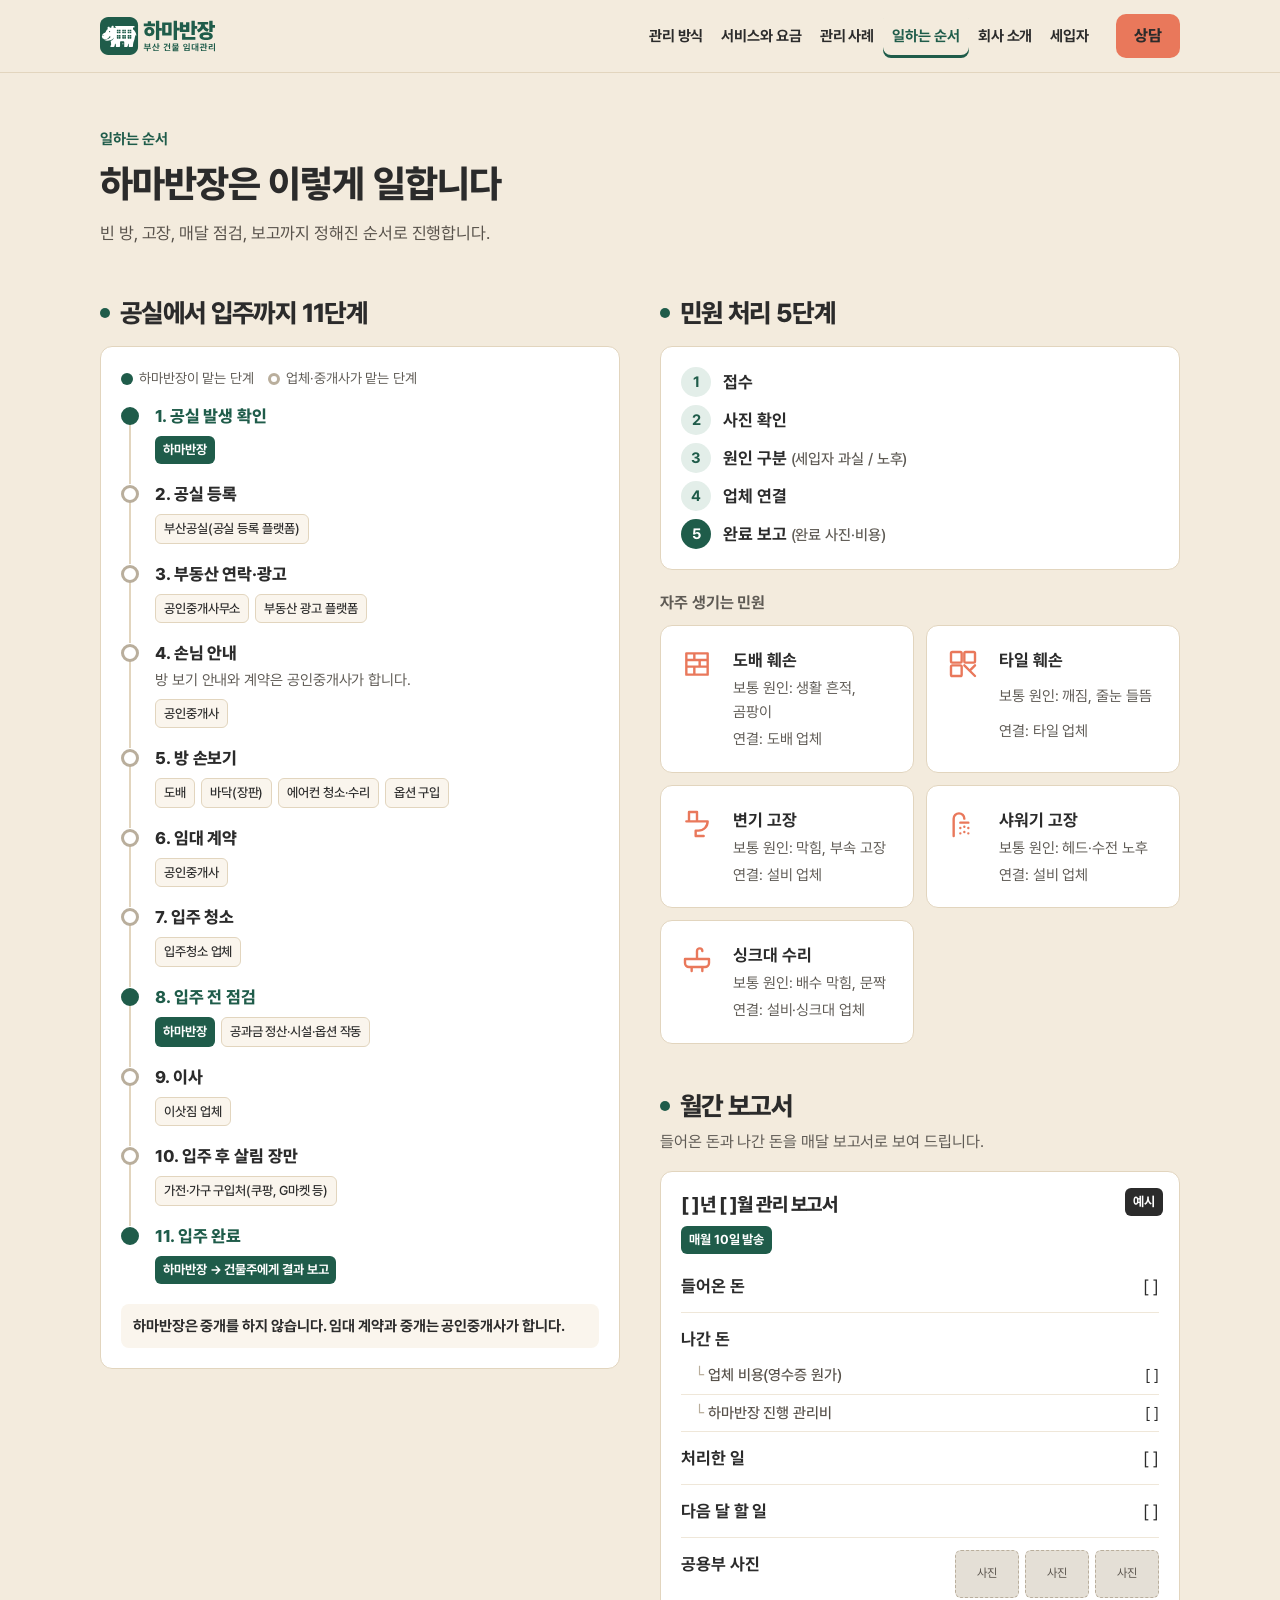
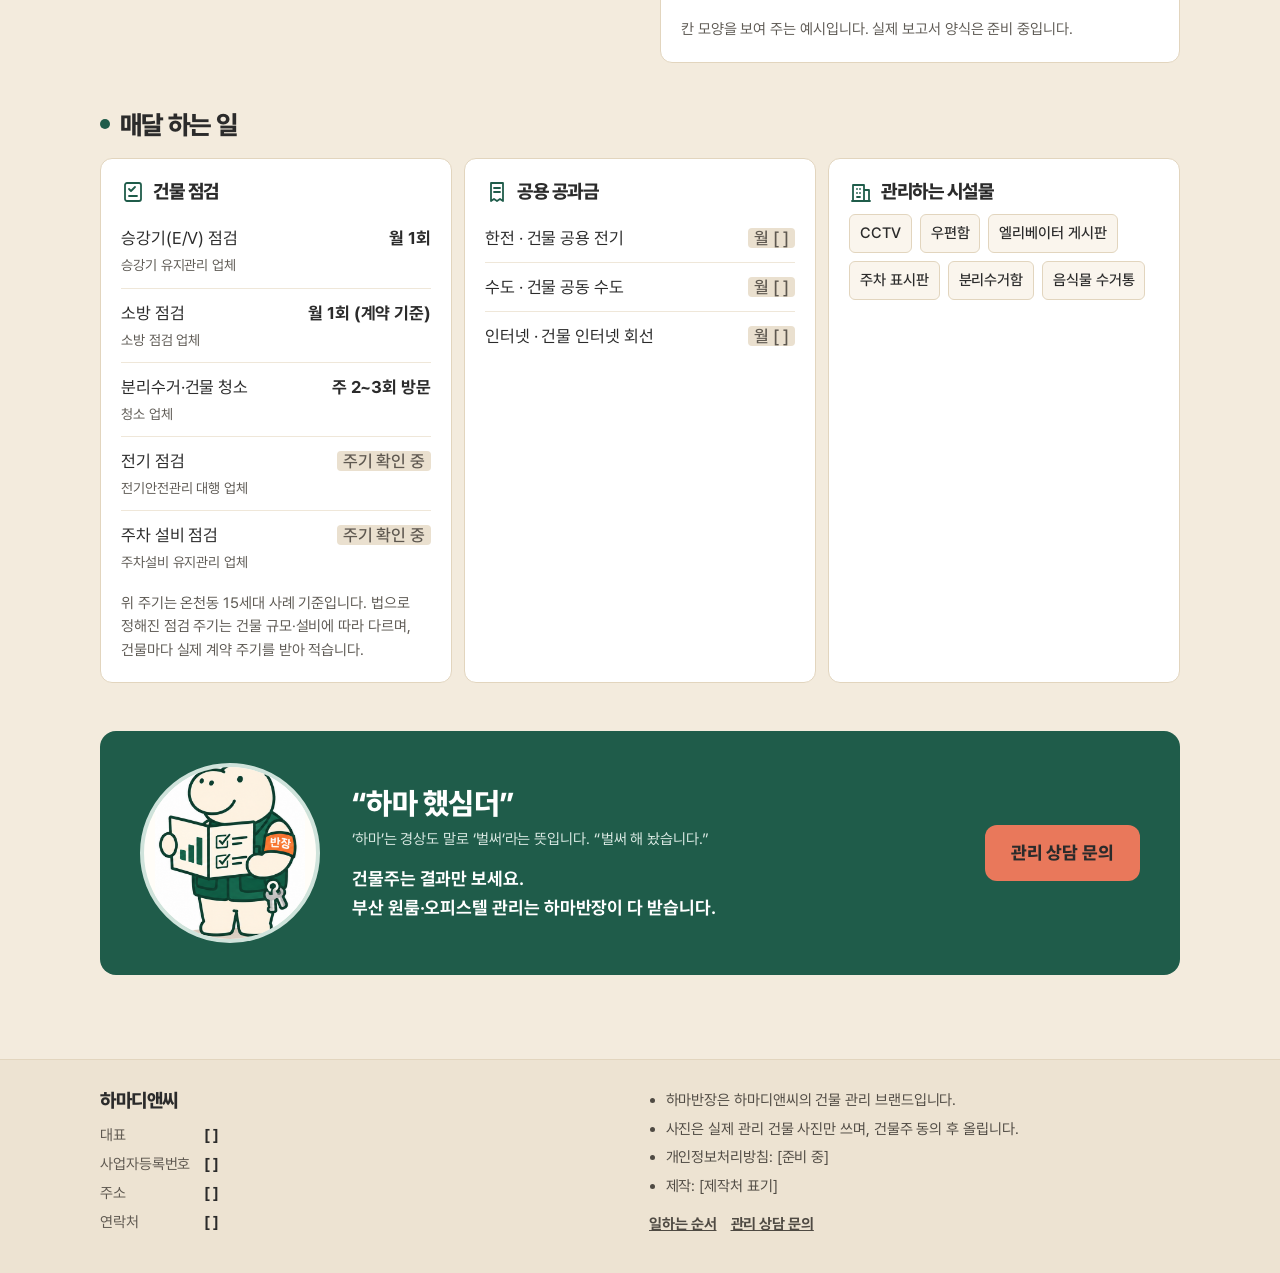
<file: process.html>
<!doctype html>
<html lang="ko">
<head>
<meta charset="utf-8">
<meta name="viewport" content="width=device-width, initial-scale=1">
<title>일하는 순서 | 하마반장</title>
<meta name="description" content="공실에서 입주까지 11단계, 민원 처리 5단계, 매달 하는 일과 월간 보고서 예시입니다.">
<link rel="icon" type="image/png" href="assets/img/favicon-32.png">
<link rel="stylesheet" href="assets/site.css">
</head>
<body>
<svg width="0" height="0" style="position:absolute" aria-hidden="true"><defs>
<g id="i-photo" fill="none" stroke="currentColor" stroke-width="1.8" stroke-linecap="round" stroke-linejoin="round"><rect x="3" y="5" width="18" height="14" rx="2"/><circle cx="9" cy="10" r="1.8"/><path d="M21 16l-5-5-8 8"/></g>
<g id="i-air" fill="none" stroke="currentColor" stroke-width="1.8" stroke-linecap="round"><rect x="3" y="5" width="18" height="8" rx="2"/><path d="M7 10h10M8 16c0 1.5-1 2-1 3M12 16c0 1.5-1 2-1 3M16 16c0 1.5-1 2-1 3"/></g>
<g id="i-fridge" fill="none" stroke="currentColor" stroke-width="1.8" stroke-linecap="round"><rect x="6" y="2.5" width="12" height="19" rx="2"/><path d="M6 10h12M9 6v2M9 13v3"/></g>
<g id="i-washer" fill="none" stroke="currentColor" stroke-width="1.8" stroke-linecap="round"><rect x="4" y="2.5" width="16" height="19" rx="2"/><circle cx="12" cy="13.5" r="4.5"/><path d="M7.5 6h3"/></g>
<g id="i-cook" fill="none" stroke="currentColor" stroke-width="1.8" stroke-linecap="round"><rect x="3" y="6" width="18" height="12" rx="2"/><circle cx="8.5" cy="12" r="2.5"/><circle cx="15.5" cy="12" r="2.5"/></g>
<g id="i-bed" fill="none" stroke="currentColor" stroke-width="1.8" stroke-linecap="round" stroke-linejoin="round"><path d="M3 18V7M3 14h18v4M21 14v-2a3 3 0 0 0-3-3h-7v5"/><circle cx="7" cy="11" r="1.6"/></g>
<g id="i-tv" fill="none" stroke="currentColor" stroke-width="1.8" stroke-linecap="round"><rect x="3" y="5" width="18" height="12" rx="2"/><path d="M9 21h6M12 17v4"/></g>
<g id="i-train" fill="none" stroke="currentColor" stroke-width="1.8" stroke-linecap="round" stroke-linejoin="round"><rect x="5" y="3" width="14" height="14" rx="3"/><path d="M5 11h14M9 14h.01M15 14h.01M8 21l2-4M16 21l-2-4"/></g>
<g id="i-wall" fill="none" stroke="currentColor" stroke-width="1.8" stroke-linecap="round" stroke-linejoin="round"><path d="M4 4h16v16H4zM4 9h16M4 14h16M10 4v5M14 9v5M10 14v6"/></g>
<g id="i-tile" fill="none" stroke="currentColor" stroke-width="1.8" stroke-linecap="round"><rect x="3" y="3" width="8" height="8" rx="1"/><rect x="13" y="3" width="8" height="8" rx="1"/><rect x="3" y="13" width="8" height="8" rx="1"/><path d="M13 13l8 8M21 13l-3 3"/></g>
<g id="i-toilet" fill="none" stroke="currentColor" stroke-width="1.8" stroke-linecap="round" stroke-linejoin="round"><path d="M6 3h6v7H6zM4 10h16c0 4-3 7-7 7h-2v4h6"/></g>
<g id="i-shower" fill="none" stroke="currentColor" stroke-width="1.8" stroke-linecap="round" stroke-linejoin="round"><path d="M5 21V8a4 4 0 0 1 8 0M10 11h6M13 14v.01M16 15v.01M10 15v.01M13 18v.01M16 19v.01M10 19v.01"/></g>
<g id="i-sink" fill="none" stroke="currentColor" stroke-width="1.8" stroke-linecap="round" stroke-linejoin="round"><path d="M3 12h18v3a3 3 0 0 1-3 3H6a3 3 0 0 1-3-3zM12 12V6a2 2 0 0 1 4 0M8 18v3M16 18v3"/></g>
<g id="i-check" fill="none" stroke="currentColor" stroke-width="1.8" stroke-linecap="round" stroke-linejoin="round"><rect x="4" y="3" width="16" height="18" rx="2"/><path d="M8 9l2 2 4-4M8 16h8"/></g>
<g id="i-bill" fill="none" stroke="currentColor" stroke-width="1.8" stroke-linecap="round" stroke-linejoin="round"><path d="M6 3h12v18l-3-2-3 2-3-2-3 2zM9 8h6M9 12h6"/></g>
<g id="i-build" fill="none" stroke="currentColor" stroke-width="1.8" stroke-linecap="round" stroke-linejoin="round"><path d="M4 21V5h11v16M15 10h5v11M3 21h18M8 9h.01M11 9h.01M8 13h.01M11 13h.01M8 17h3"/></g>
<g id="i-rooms" fill="none" stroke="currentColor" stroke-width="1.8" stroke-linecap="round" stroke-linejoin="round"><rect x="5" y="3" width="14" height="18" rx="1.5"/><path d="M9 7h2M13 7h2M9 11h2M13 11h2M9 15h2M13 15h2M11 21v-3h2v3"/></g>
<g id="i-tower" fill="none" stroke="currentColor" stroke-width="1.8" stroke-linecap="round" stroke-linejoin="round"><rect x="3" y="7" width="8" height="14" rx="1"/><rect x="11" y="3" width="10" height="18" rx="1"/><path d="M14 7h4M14 11h4M14 15h4M6 11h2M6 15h2"/></g>
<g id="i-grid" fill="none" stroke="currentColor" stroke-width="1.9" stroke-linejoin="round"><rect x="4" y="4" width="7" height="7" rx="1.5"/><rect x="13" y="4" width="7" height="7" rx="1.5"/><rect x="4" y="13" width="7" height="7" rx="1.5"/><rect x="13" y="13" width="7" height="7" rx="1.5"/></g>
<g id="i-list" fill="none" stroke="currentColor" stroke-width="1.9" stroke-linecap="round" stroke-linejoin="round"><rect x="4" y="3" width="16" height="18" rx="2"/><path d="M8 8h8M8 12h8M8 16h5"/></g>
<g id="i-case" fill="none" stroke="currentColor" stroke-width="1.9" stroke-linecap="round" stroke-linejoin="round"><rect x="3" y="5" width="18" height="15" rx="2"/><path d="M8 12l3 3 5-6"/></g>
<g id="i-menu" fill="none" stroke="currentColor" stroke-width="2.2" stroke-linecap="round"><path d="M4 7h16M4 12h16M4 17h16"/></g>
</defs></svg>
<a class="skip" href="#main">본문으로 바로 가기</a>
<header class="site-head">
  <div class="wrap head-row">
    <a class="logo" href="index.html" aria-label="하마반장 홈"><img class="logo-light" src="assets/img/logo-horizontal.svg" alt="하마반장 부산 건물 임대관리" width="91" height="30"></a>
    <nav class="nav-desktop" aria-label="주 메뉴">
      <a href="service-oneroom.html">관리 방식</a>
      <a href="pricing.html">서비스와 요금</a>
      <a href="cases.html">관리 사례</a>
      <a href="process.html" aria-current="page">일하는 순서</a>
      <a href="about.html">회사 소개</a>
      <a href="tenant.html">세입자</a>
    </nav>
    <a class="btn btn-sm" href="contact.html">상담</a>
    <details class="menu">
      <summary aria-label="전체 메뉴"><svg viewBox="0 0 24 24" aria-hidden="true"><use href="#i-menu"/></svg></summary>
      <nav class="menu-panel" aria-label="전체 메뉴">
        <a href="index.html">홈</a>
        <a href="service-oneroom.html">관리 방식</a>
        <a href="pricing.html">서비스와 요금</a>
        <a href="cases.html">관리 사례</a>
        <a href="process.html" aria-current="page">일하는 순서</a>
        <a href="about.html">회사 소개</a>
        <a href="tenant.html">세입자</a>
        <a href="contact.html">관리 상담 문의</a>
      </nav>
    </details>
  </div>
</header>

<main id="main">

<div class="wrap">

<div class="page-head">
  <p class="eyebrow">일하는 순서</p>
  <h1>하마반장은 이렇게 일합니다</h1>
  <p>빈 방, 고장, 매달 점검, 보고까지 정해진 순서로 진행합니다.</p>
</div>
<div class="duo">
<section class="section" aria-labelledby="h-flow"><div class="sec-head"><h2 id="h-flow">공실에서 입주까지 11단계</h2></div>
  <div class="card"><div class="legend"><span><i style="background:var(--green)"></i>하마반장이 맡는 단계</span><span><i style="background:#fff;border:3px solid #B9AE9C"></i>업체·중개사가 맡는 단계</span></div>
<ol class="timeline" data-reveal>
<li class="ours"><span class="dot"></span><span class="t">1. 공실 발생 확인</span><div class="who"><span class="tag tag-green">하마반장</span></div></li>
<li><span class="dot"></span><span class="t">2. 공실 등록</span><div class="who"><span class="tag tag-line">부산공실(공실 등록 플랫폼)</span></div></li>
<li><span class="dot"></span><span class="t">3. 부동산 연락·광고</span><div class="who"><span class="tag tag-line">공인중개사무소</span><span class="tag tag-line">부동산 광고 플랫폼</span></div></li>
<li><span class="dot"></span><span class="t">4. 손님 안내</span><p class="note" style="margin-top:2px">방 보기 안내와 계약은 공인중개사가 합니다.</p><div class="who"><span class="tag tag-line">공인중개사</span></div></li>
<li><span class="dot"></span><span class="t">5. 방 손보기</span><div class="who"><span class="tag tag-line">도배</span><span class="tag tag-line">바닥(장판)</span><span class="tag tag-line">에어컨 청소·수리</span><span class="tag tag-line">옵션 구입</span></div></li>
<li><span class="dot"></span><span class="t">6. 임대 계약</span><div class="who"><span class="tag tag-line">공인중개사</span></div></li>
<li><span class="dot"></span><span class="t">7. 입주 청소</span><div class="who"><span class="tag tag-line">입주청소 업체</span></div></li>
<li class="ours"><span class="dot"></span><span class="t">8. 입주 전 점검</span><div class="who"><span class="tag tag-green">하마반장</span><span class="tag tag-line">공과금 정산·시설·옵션 작동</span></div></li>
<li><span class="dot"></span><span class="t">9. 이사</span><div class="who"><span class="tag tag-line">이삿짐 업체</span></div></li>
<li><span class="dot"></span><span class="t">10. 입주 후 살림 장만</span><div class="who"><span class="tag tag-line">가전·가구 구입처(쿠팡, G마켓 등)</span></div></li>
<li class="ours"><span class="dot"></span><span class="t">11. 입주 완료</span><div class="who"><span class="tag tag-green">하마반장 → 건물주에게 결과 보고</span></div></li>
</ol>
<p class="contract">하마반장은 중개를 하지 않습니다. 임대 계약과 중개는 공인중개사가 합니다.</p></div>
</section>
<div>
<section class="section" aria-labelledby="h-rep"><div class="sec-head"><h2 id="h-rep">민원 처리 5단계</h2></div>
<div class="card" ><ol class="steps"><li>접수</li><li>사진 확인</li><li><span>원인 구분 <small>(세입자 과실 / 노후)</small></span></li><li>업체 연결</li><li><span>완료 보고 <small>(완료 사진·비용)</small></span></li></ol></div>
<p class="sub-title">자주 생기는 민원</p>
<div class="grid issues"><div class="card issue"><svg aria-hidden="true" viewBox="0 0 24 24"><use href="#i-wall"/></svg><b>도배 훼손</b><span>보통 원인: 생활 흔적, 곰팡이</span><span>연결: 도배 업체</span></div><div class="card issue"><svg aria-hidden="true" viewBox="0 0 24 24"><use href="#i-tile"/></svg><b>타일 훼손</b><span>보통 원인: 깨짐, 줄눈 들뜸</span><span>연결: 타일 업체</span></div><div class="card issue"><svg aria-hidden="true" viewBox="0 0 24 24"><use href="#i-toilet"/></svg><b>변기 고장</b><span>보통 원인: 막힘, 부속 고장</span><span>연결: 설비 업체</span></div><div class="card issue"><svg aria-hidden="true" viewBox="0 0 24 24"><use href="#i-shower"/></svg><b>샤워기 고장</b><span>보통 원인: 헤드·수전 노후</span><span>연결: 설비 업체</span></div><div class="card issue"><svg aria-hidden="true" viewBox="0 0 24 24"><use href="#i-sink"/></svg><b>싱크대 수리</b><span>보통 원인: 배수 막힘, 문짝</span><span>연결: 설비·싱크대 업체</span></div></div>
</section>
<section class="section" aria-labelledby="h-report"><div class="sec-head"><h2 id="h-report">월간 보고서</h2><p>들어온 돈과 나간 돈을 매달 보고서로 보여 드립니다.</p></div>
<div class="card report"><span class="tag tag-ex">예시</span><h3>[ ]년 [ ]월 관리 보고서</h3><p class="send-day"><span class="tag tag-green"><span data-hs="보고서_날짜"></span>&nbsp;발송</span></p>
<dl><div><dt>들어온 돈</dt><dd>[ ]</dd></div><div class="out-head"><dt>나간 돈</dt><dd></dd></div><div class="sub-row"><dt>업체 비용(영수증 원가)</dt><dd>[ ]</dd></div><div class="sub-row"><dt>하마반장 진행 관리비</dt><dd>[ ]</dd></div><div><dt>처리한 일</dt><dd>[ ]</dd></div><div><dt>다음 달 할 일</dt><dd>[ ]</dd></div><div class="photos-row"><dt>공용부 사진</dt><dd class="mini-ph"><span>사진</span><span>사진</span><span>사진</span></dd></div></dl>
<p class="note" style="margin-top:8px">칸 모양을 보여 주는 예시입니다. 실제 보고서 양식은 준비 중입니다.</p></div>
</section>
</div>
</div>
<section class="section" aria-labelledby="h-mon"><div class="sec-head"><h2 id="h-mon">매달 하는 일</h2></div>
<div class="grid grid-3">
<div class="card"><h3 class="group-h"><svg aria-hidden="true" viewBox="0 0 24 24"><use href="#i-check"/></svg>건물 점검</h3><ul class="list-rows">
<li><span>승강기(E/V) 점검</span><span class="r">월 1회</span><span class="s">승강기 유지관리 업체</span></li>
<li><span>소방 점검</span><span class="r">월 1회 (계약 기준)</span><span class="s">소방 점검 업체</span></li>
<li><span>분리수거·건물 청소</span><span class="r">주 2~3회 방문</span><span class="s">청소 업체</span></li>
<li><span>전기 점검</span><span class="r"><span class="tbd">주기 확인 중</span></span><span class="s">전기안전관리 대행 업체</span></li>
<li><span>주차 설비 점검</span><span class="r"><span class="tbd">주기 확인 중</span></span><span class="s">주차설비 유지관리 업체</span></li>
</ul><p class="note" style="margin-top:8px">위 주기는 온천동 15세대 사례 기준입니다. 법으로 정해진 점검 주기는 건물 규모·설비에 따라 다르며, 건물마다 실제 계약 주기를 받아 적습니다.</p></div>
<div class="card"><h3 class="group-h"><svg aria-hidden="true" viewBox="0 0 24 24"><use href="#i-bill"/></svg>공용 공과금</h3><ul class="list-rows">
<li><span>한전 · 건물 공용 전기</span><span class="r"><span class="tbd">월 [ ]</span></span></li>
<li><span>수도 · 건물 공동 수도</span><span class="r"><span class="tbd">월 [ ]</span></span></li>
<li><span>인터넷 · 건물 인터넷 회선</span><span class="r"><span class="tbd">월 [ ]</span></span></li>
</ul></div>
<div class="card"><h3 class="group-h"><svg aria-hidden="true" viewBox="0 0 24 24"><use href="#i-build"/></svg>관리하는 시설물</h3><ul class="facil"><li>CCTV</li><li>우편함</li><li>엘리베이터 게시판</li><li>주차 표시판</li><li>분리수거함</li><li>음식물 수거통</li></ul></div>
</div>
</section>
<section class="closing" aria-labelledby="h-closing">
  <div class="mascot"><img src="assets/img/mascot-report.png" alt="월간 보고서를 들고 웃는 하마반장 마스코트" width="150" height="198"></div>
  <div>
    <h2 id="h-closing">“하마 했심더”</h2>
    <p class="say">‘하마’는 경상도 말로 ‘벌써’라는 뜻입니다. “벌써 해 놨습니다.”</p>
    <p class="msg">건물주는 결과만 보세요.<br>부산 원룸·오피스텔 관리는 하마반장이 다 받습니다.</p>
  </div>
  <a class="btn btn-lg" href="contact.html">관리 상담 문의</a>
</section>
</div>
</main>

<footer class="site-foot">
  <div class="wrap foot-grid">
    <div>
      <h2>하마디앤씨</h2>
      <dl class="foot-dl">
        <dt>대표</dt><dd>[ ]</dd>
        <dt>사업자등록번호</dt><dd>[ ]</dd>
        <dt>주소</dt><dd>[ ]</dd>
        <dt>연락처</dt><dd>[ ]</dd>
      </dl>
    </div>
    <div>
      <ul class="foot-notes">
        <li>하마반장은 하마디앤씨의 건물 관리 브랜드입니다.</li>
        <li>사진은 실제 관리 건물 사진만 쓰며, 건물주 동의 후 올립니다.</li>
        <li>개인정보처리방침: [준비 중]</li>
        <li>제작: [제작처 표기]</li>
      </ul>
      <div class="foot-links"><a href="process.html">일하는 순서</a><a href="contact.html">관리 상담 문의</a></div>
    </div>
  </div>
</footer>

<nav class="tabbar" aria-label="아래 메뉴">
  <a href="index.html"><svg viewBox="0 0 24 24" aria-hidden="true"><use href="#i-grid"/></svg>홈</a>
  <a href="service-oneroom.html"><svg viewBox="0 0 24 24" aria-hidden="true"><use href="#i-list"/></svg>관리 방식</a>
  <a href="cases.html"><svg viewBox="0 0 24 24" aria-hidden="true"><use href="#i-case"/></svg>관리 사례</a>
  <a href="about.html"><svg viewBox="0 0 24 24" aria-hidden="true"><use href="#i-build"/></svg>회사 소개</a>
</nav>
<script src="data/settings.js"></script>
<script src="data/cases.js"></script>
<script src="assets/site.js"></script>
</body>
</html>
</file>
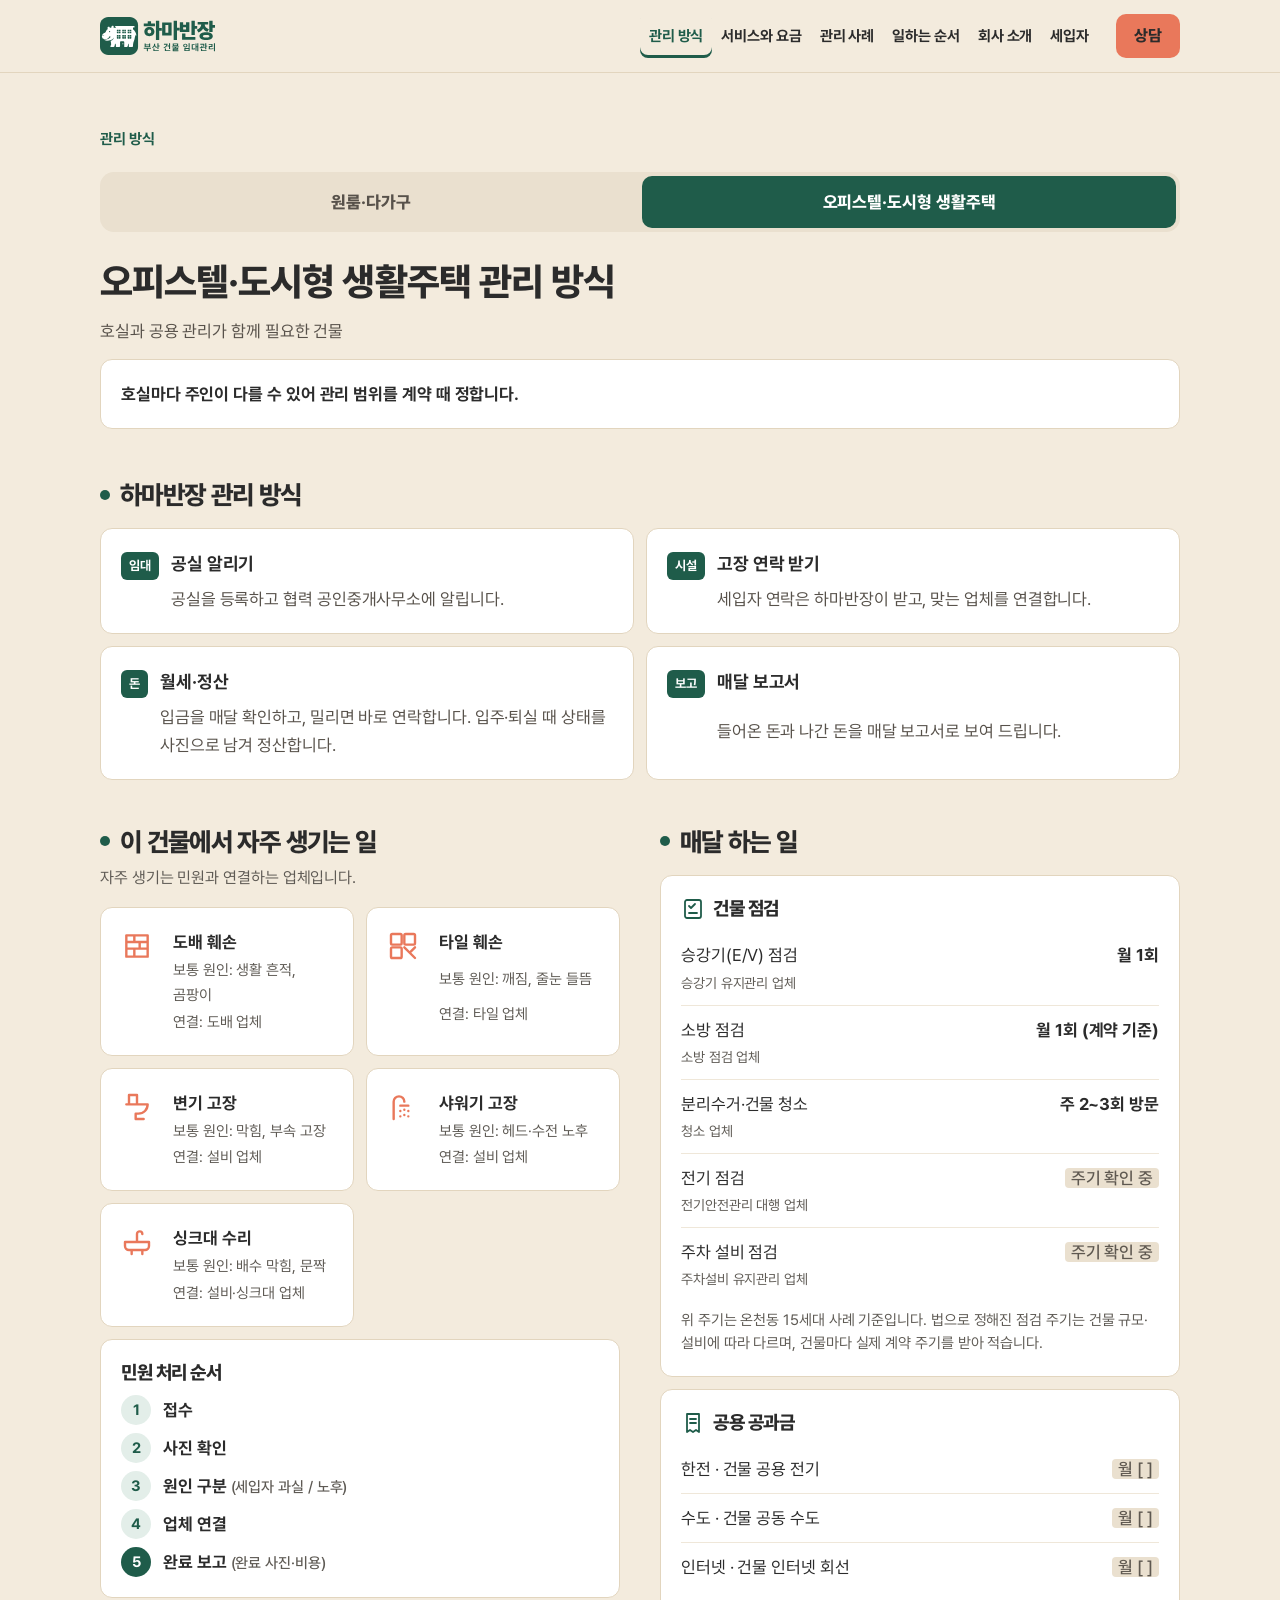
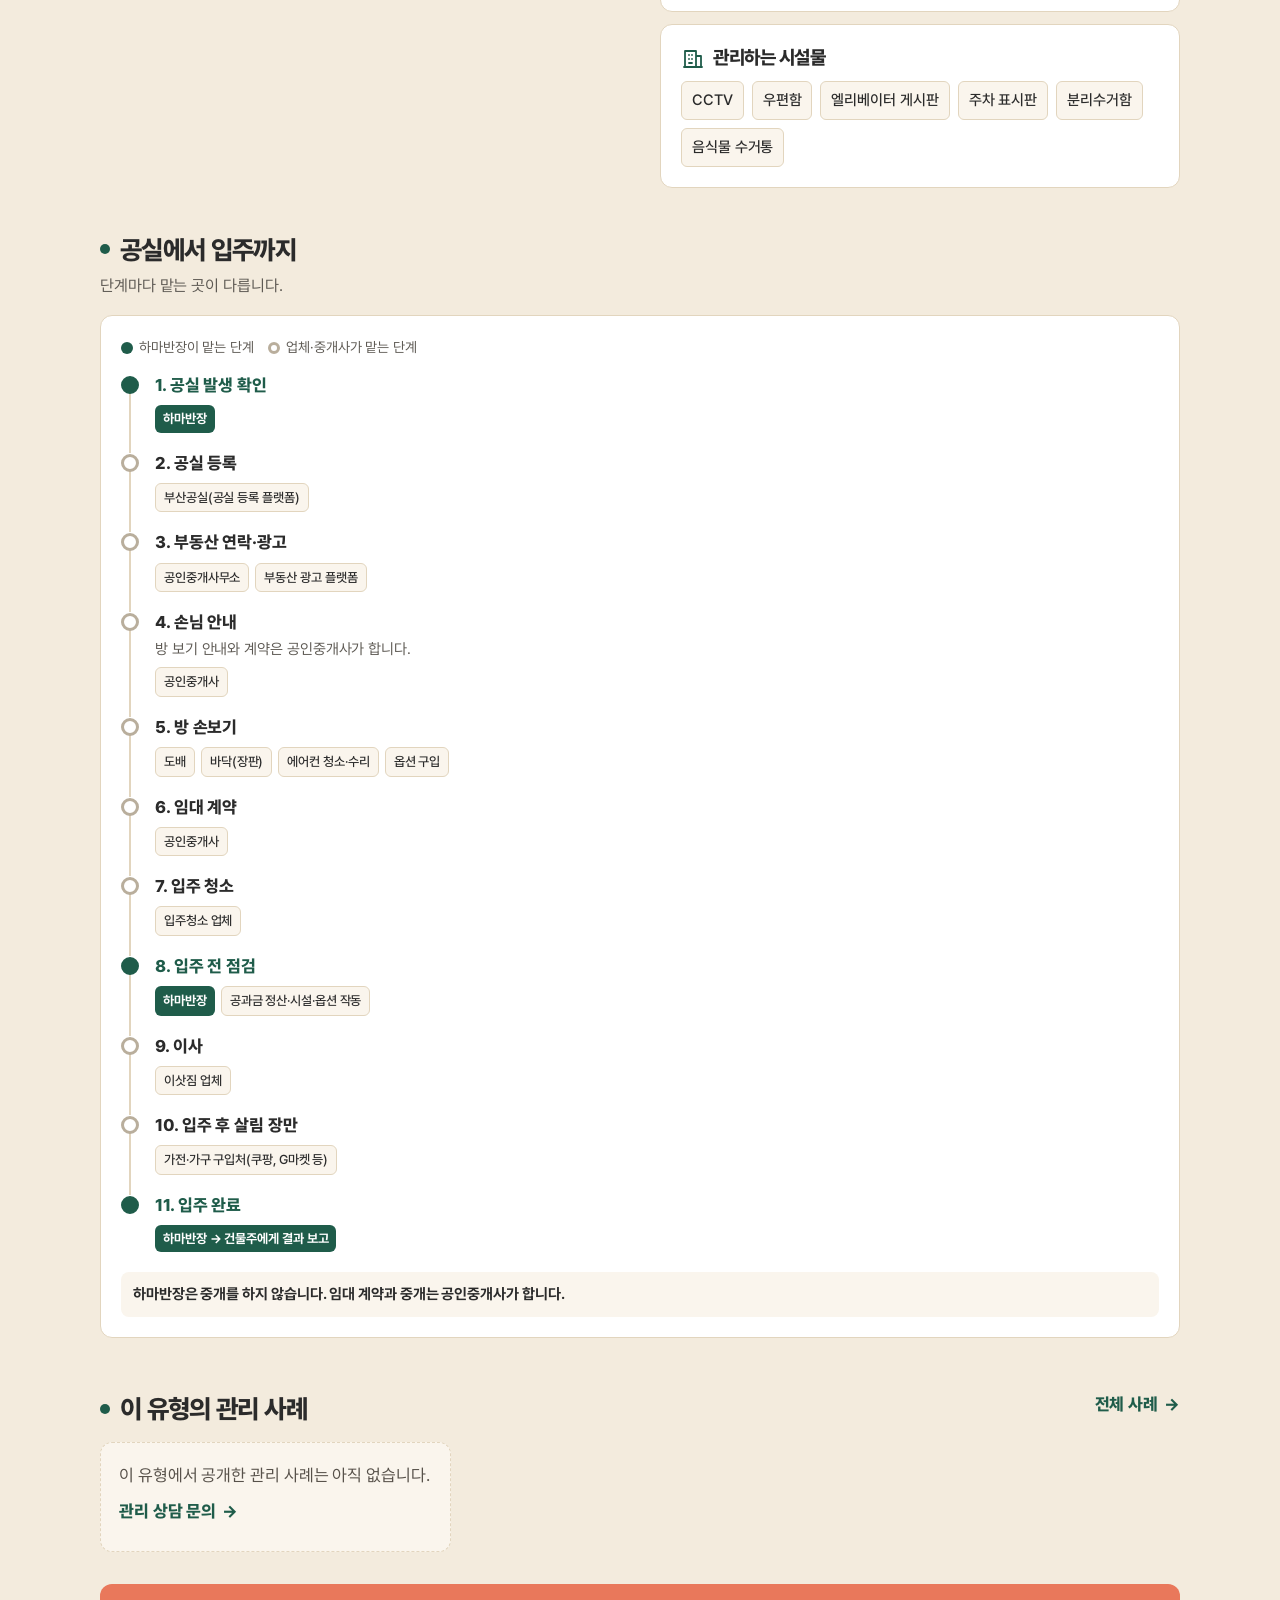
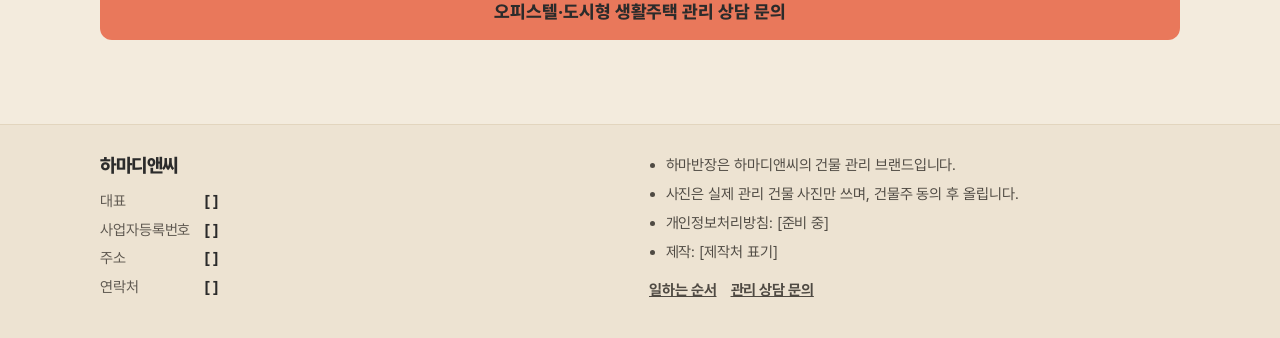
<file: service-officetel.html>
<!doctype html>
<html lang="ko">
<head>
<meta charset="utf-8">
<meta name="viewport" content="width=device-width, initial-scale=1">
<title>오피스텔·도시형 생활주택 관리 방식 | 하마반장</title>
<meta name="description" content="오피스텔·도시형 생활주택: 호실과 공용 관리가 함께 필요한 건물. 하마반장의 관리 방식입니다.">
<link rel="icon" type="image/png" href="assets/img/favicon-32.png">
<link rel="stylesheet" href="assets/site.css">
</head>
<body>
<svg width="0" height="0" style="position:absolute" aria-hidden="true"><defs>
<g id="i-photo" fill="none" stroke="currentColor" stroke-width="1.8" stroke-linecap="round" stroke-linejoin="round"><rect x="3" y="5" width="18" height="14" rx="2"/><circle cx="9" cy="10" r="1.8"/><path d="M21 16l-5-5-8 8"/></g>
<g id="i-air" fill="none" stroke="currentColor" stroke-width="1.8" stroke-linecap="round"><rect x="3" y="5" width="18" height="8" rx="2"/><path d="M7 10h10M8 16c0 1.5-1 2-1 3M12 16c0 1.5-1 2-1 3M16 16c0 1.5-1 2-1 3"/></g>
<g id="i-fridge" fill="none" stroke="currentColor" stroke-width="1.8" stroke-linecap="round"><rect x="6" y="2.5" width="12" height="19" rx="2"/><path d="M6 10h12M9 6v2M9 13v3"/></g>
<g id="i-washer" fill="none" stroke="currentColor" stroke-width="1.8" stroke-linecap="round"><rect x="4" y="2.5" width="16" height="19" rx="2"/><circle cx="12" cy="13.5" r="4.5"/><path d="M7.5 6h3"/></g>
<g id="i-cook" fill="none" stroke="currentColor" stroke-width="1.8" stroke-linecap="round"><rect x="3" y="6" width="18" height="12" rx="2"/><circle cx="8.5" cy="12" r="2.5"/><circle cx="15.5" cy="12" r="2.5"/></g>
<g id="i-bed" fill="none" stroke="currentColor" stroke-width="1.8" stroke-linecap="round" stroke-linejoin="round"><path d="M3 18V7M3 14h18v4M21 14v-2a3 3 0 0 0-3-3h-7v5"/><circle cx="7" cy="11" r="1.6"/></g>
<g id="i-tv" fill="none" stroke="currentColor" stroke-width="1.8" stroke-linecap="round"><rect x="3" y="5" width="18" height="12" rx="2"/><path d="M9 21h6M12 17v4"/></g>
<g id="i-train" fill="none" stroke="currentColor" stroke-width="1.8" stroke-linecap="round" stroke-linejoin="round"><rect x="5" y="3" width="14" height="14" rx="3"/><path d="M5 11h14M9 14h.01M15 14h.01M8 21l2-4M16 21l-2-4"/></g>
<g id="i-wall" fill="none" stroke="currentColor" stroke-width="1.8" stroke-linecap="round" stroke-linejoin="round"><path d="M4 4h16v16H4zM4 9h16M4 14h16M10 4v5M14 9v5M10 14v6"/></g>
<g id="i-tile" fill="none" stroke="currentColor" stroke-width="1.8" stroke-linecap="round"><rect x="3" y="3" width="8" height="8" rx="1"/><rect x="13" y="3" width="8" height="8" rx="1"/><rect x="3" y="13" width="8" height="8" rx="1"/><path d="M13 13l8 8M21 13l-3 3"/></g>
<g id="i-toilet" fill="none" stroke="currentColor" stroke-width="1.8" stroke-linecap="round" stroke-linejoin="round"><path d="M6 3h6v7H6zM4 10h16c0 4-3 7-7 7h-2v4h6"/></g>
<g id="i-shower" fill="none" stroke="currentColor" stroke-width="1.8" stroke-linecap="round" stroke-linejoin="round"><path d="M5 21V8a4 4 0 0 1 8 0M10 11h6M13 14v.01M16 15v.01M10 15v.01M13 18v.01M16 19v.01M10 19v.01"/></g>
<g id="i-sink" fill="none" stroke="currentColor" stroke-width="1.8" stroke-linecap="round" stroke-linejoin="round"><path d="M3 12h18v3a3 3 0 0 1-3 3H6a3 3 0 0 1-3-3zM12 12V6a2 2 0 0 1 4 0M8 18v3M16 18v3"/></g>
<g id="i-check" fill="none" stroke="currentColor" stroke-width="1.8" stroke-linecap="round" stroke-linejoin="round"><rect x="4" y="3" width="16" height="18" rx="2"/><path d="M8 9l2 2 4-4M8 16h8"/></g>
<g id="i-bill" fill="none" stroke="currentColor" stroke-width="1.8" stroke-linecap="round" stroke-linejoin="round"><path d="M6 3h12v18l-3-2-3 2-3-2-3 2zM9 8h6M9 12h6"/></g>
<g id="i-build" fill="none" stroke="currentColor" stroke-width="1.8" stroke-linecap="round" stroke-linejoin="round"><path d="M4 21V5h11v16M15 10h5v11M3 21h18M8 9h.01M11 9h.01M8 13h.01M11 13h.01M8 17h3"/></g>
<g id="i-rooms" fill="none" stroke="currentColor" stroke-width="1.8" stroke-linecap="round" stroke-linejoin="round"><rect x="5" y="3" width="14" height="18" rx="1.5"/><path d="M9 7h2M13 7h2M9 11h2M13 11h2M9 15h2M13 15h2M11 21v-3h2v3"/></g>
<g id="i-tower" fill="none" stroke="currentColor" stroke-width="1.8" stroke-linecap="round" stroke-linejoin="round"><rect x="3" y="7" width="8" height="14" rx="1"/><rect x="11" y="3" width="10" height="18" rx="1"/><path d="M14 7h4M14 11h4M14 15h4M6 11h2M6 15h2"/></g>
<g id="i-grid" fill="none" stroke="currentColor" stroke-width="1.9" stroke-linejoin="round"><rect x="4" y="4" width="7" height="7" rx="1.5"/><rect x="13" y="4" width="7" height="7" rx="1.5"/><rect x="4" y="13" width="7" height="7" rx="1.5"/><rect x="13" y="13" width="7" height="7" rx="1.5"/></g>
<g id="i-list" fill="none" stroke="currentColor" stroke-width="1.9" stroke-linecap="round" stroke-linejoin="round"><rect x="4" y="3" width="16" height="18" rx="2"/><path d="M8 8h8M8 12h8M8 16h5"/></g>
<g id="i-case" fill="none" stroke="currentColor" stroke-width="1.9" stroke-linecap="round" stroke-linejoin="round"><rect x="3" y="5" width="18" height="15" rx="2"/><path d="M8 12l3 3 5-6"/></g>
<g id="i-menu" fill="none" stroke="currentColor" stroke-width="2.2" stroke-linecap="round"><path d="M4 7h16M4 12h16M4 17h16"/></g>
</defs></svg>
<a class="skip" href="#main">본문으로 바로 가기</a>
<header class="site-head">
  <div class="wrap head-row">
    <a class="logo" href="index.html" aria-label="하마반장 홈"><img class="logo-light" src="assets/img/logo-horizontal.svg" alt="하마반장 부산 건물 임대관리" width="91" height="30"></a>
    <nav class="nav-desktop" aria-label="주 메뉴">
      <a href="service-oneroom.html" aria-current="page">관리 방식</a>
      <a href="pricing.html">서비스와 요금</a>
      <a href="cases.html">관리 사례</a>
      <a href="process.html">일하는 순서</a>
      <a href="about.html">회사 소개</a>
      <a href="tenant.html">세입자</a>
    </nav>
    <a class="btn btn-sm" href="contact.html">상담</a>
    <details class="menu">
      <summary aria-label="전체 메뉴"><svg viewBox="0 0 24 24" aria-hidden="true"><use href="#i-menu"/></svg></summary>
      <nav class="menu-panel" aria-label="전체 메뉴">
        <a href="index.html">홈</a>
        <a href="service-oneroom.html" aria-current="page">관리 방식</a>
        <a href="pricing.html">서비스와 요금</a>
        <a href="cases.html">관리 사례</a>
        <a href="process.html">일하는 순서</a>
        <a href="about.html">회사 소개</a>
        <a href="tenant.html">세입자</a>
        <a href="contact.html">관리 상담 문의</a>
      </nav>
    </details>
  </div>
</header>

<main id="main">

<div class="wrap">

<div class="page-head">
  <p class="eyebrow">관리 방식</p>
  <nav class="seg" aria-label="건물 유형">
    <a href="service-oneroom.html">원룸·다가구</a>
    <a href="service-officetel.html" aria-current="page">오피스텔·도시형 생활주택</a>
  </nav>
  <h1 style="margin-top:24px">오피스텔·도시형 생활주택 관리 방식</h1>
  <p>호실과 공용 관리가 함께 필요한 건물</p>
  <p class="card" style="margin-top:14px;color:var(--ink);font-weight:700">호실마다 주인이 다를 수 있어 관리 범위를 계약 때 정합니다.</p>
</div>

<section class="section" aria-labelledby="h-way"><div class="sec-head"><h2 id="h-way">하마반장 관리 방식</h2></div>
  <div class="grid grid-2">
    <div class="card way"><span class="tag tag-green">임대</span><b>공실 알리기</b><span>공실을 등록하고 협력 공인중개사무소에 알립니다.</span></div>
    <div class="card way"><span class="tag tag-green">시설</span><b>고장 연락 받기</b><span>세입자 연락은 하마반장이 받고, 맞는 업체를 연결합니다.</span></div>
    <div class="card way"><span class="tag tag-green">돈</span><b>월세·정산</b><span>입금을 매달 확인하고, 밀리면 바로 연락합니다. 입주·퇴실 때 상태를 사진으로 남겨 정산합니다.</span></div>
    <div class="card way"><span class="tag tag-green">보고</span><b>매달 보고서</b><span>들어온 돈과 나간 돈을 매달 보고서로 보여 드립니다.</span></div>
  </div>
</section>

<div class="duo">
<section class="section" aria-labelledby="h-often"><div class="sec-head"><h2 id="h-often">이 건물에서 자주 생기는 일</h2><p>자주 생기는 민원과 연결하는 업체입니다.</p></div>
<div class="grid issues"><div class="card issue"><svg aria-hidden="true" viewBox="0 0 24 24"><use href="#i-wall"/></svg><b>도배 훼손</b><span>보통 원인: 생활 흔적, 곰팡이</span><span>연결: 도배 업체</span></div><div class="card issue"><svg aria-hidden="true" viewBox="0 0 24 24"><use href="#i-tile"/></svg><b>타일 훼손</b><span>보통 원인: 깨짐, 줄눈 들뜸</span><span>연결: 타일 업체</span></div><div class="card issue"><svg aria-hidden="true" viewBox="0 0 24 24"><use href="#i-toilet"/></svg><b>변기 고장</b><span>보통 원인: 막힘, 부속 고장</span><span>연결: 설비 업체</span></div><div class="card issue"><svg aria-hidden="true" viewBox="0 0 24 24"><use href="#i-shower"/></svg><b>샤워기 고장</b><span>보통 원인: 헤드·수전 노후</span><span>연결: 설비 업체</span></div><div class="card issue"><svg aria-hidden="true" viewBox="0 0 24 24"><use href="#i-sink"/></svg><b>싱크대 수리</b><span>보통 원인: 배수 막힘, 문짝</span><span>연결: 설비·싱크대 업체</span></div></div>
<div class="card" style="margin-top:12px"><h3>민원 처리 순서</h3><ol class="steps"><li>접수</li><li>사진 확인</li><li><span>원인 구분 <small>(세입자 과실 / 노후)</small></span></li><li>업체 연결</li><li><span>완료 보고 <small>(완료 사진·비용)</small></span></li></ol></div>
</section>
<section class="section" aria-labelledby="h-mon"><div class="sec-head"><h2 id="h-mon">매달 하는 일</h2></div>
<div class="stack">
<div class="card"><h3 class="group-h"><svg aria-hidden="true" viewBox="0 0 24 24"><use href="#i-check"/></svg>건물 점검</h3><ul class="list-rows">
<li><span>승강기(E/V) 점검</span><span class="r">월 1회</span><span class="s">승강기 유지관리 업체</span></li>
<li><span>소방 점검</span><span class="r">월 1회 (계약 기준)</span><span class="s">소방 점검 업체</span></li>
<li><span>분리수거·건물 청소</span><span class="r">주 2~3회 방문</span><span class="s">청소 업체</span></li>
<li><span>전기 점검</span><span class="r"><span class="tbd">주기 확인 중</span></span><span class="s">전기안전관리 대행 업체</span></li>
<li><span>주차 설비 점검</span><span class="r"><span class="tbd">주기 확인 중</span></span><span class="s">주차설비 유지관리 업체</span></li>
</ul><p class="note" style="margin-top:8px">위 주기는 온천동 15세대 사례 기준입니다. 법으로 정해진 점검 주기는 건물 규모·설비에 따라 다르며, 건물마다 실제 계약 주기를 받아 적습니다.</p></div>
<div class="card"><h3 class="group-h"><svg aria-hidden="true" viewBox="0 0 24 24"><use href="#i-bill"/></svg>공용 공과금</h3><ul class="list-rows">
<li><span>한전 · 건물 공용 전기</span><span class="r"><span class="tbd">월 [ ]</span></span></li>
<li><span>수도 · 건물 공동 수도</span><span class="r"><span class="tbd">월 [ ]</span></span></li>
<li><span>인터넷 · 건물 인터넷 회선</span><span class="r"><span class="tbd">월 [ ]</span></span></li>
</ul></div>
<div class="card"><h3 class="group-h"><svg aria-hidden="true" viewBox="0 0 24 24"><use href="#i-build"/></svg>관리하는 시설물</h3><ul class="facil"><li>CCTV</li><li>우편함</li><li>엘리베이터 게시판</li><li>주차 표시판</li><li>분리수거함</li><li>음식물 수거통</li></ul></div>
</div>
</section>
</div>

<section class="section" aria-labelledby="h-flow"><div class="sec-head"><h2 id="h-flow">공실에서 입주까지</h2><p>단계마다 맡는 곳이 다릅니다.</p></div>
  <div class="card"><div class="legend"><span><i style="background:var(--green)"></i>하마반장이 맡는 단계</span><span><i style="background:#fff;border:3px solid #B9AE9C"></i>업체·중개사가 맡는 단계</span></div>
<ol class="timeline static">
<li class="ours"><span class="dot"></span><span class="t">1. 공실 발생 확인</span><div class="who"><span class="tag tag-green">하마반장</span></div></li>
<li><span class="dot"></span><span class="t">2. 공실 등록</span><div class="who"><span class="tag tag-line">부산공실(공실 등록 플랫폼)</span></div></li>
<li><span class="dot"></span><span class="t">3. 부동산 연락·광고</span><div class="who"><span class="tag tag-line">공인중개사무소</span><span class="tag tag-line">부동산 광고 플랫폼</span></div></li>
<li><span class="dot"></span><span class="t">4. 손님 안내</span><p class="note" style="margin-top:2px">방 보기 안내와 계약은 공인중개사가 합니다.</p><div class="who"><span class="tag tag-line">공인중개사</span></div></li>
<li><span class="dot"></span><span class="t">5. 방 손보기</span><div class="who"><span class="tag tag-line">도배</span><span class="tag tag-line">바닥(장판)</span><span class="tag tag-line">에어컨 청소·수리</span><span class="tag tag-line">옵션 구입</span></div></li>
<li><span class="dot"></span><span class="t">6. 임대 계약</span><div class="who"><span class="tag tag-line">공인중개사</span></div></li>
<li><span class="dot"></span><span class="t">7. 입주 청소</span><div class="who"><span class="tag tag-line">입주청소 업체</span></div></li>
<li class="ours"><span class="dot"></span><span class="t">8. 입주 전 점검</span><div class="who"><span class="tag tag-green">하마반장</span><span class="tag tag-line">공과금 정산·시설·옵션 작동</span></div></li>
<li><span class="dot"></span><span class="t">9. 이사</span><div class="who"><span class="tag tag-line">이삿짐 업체</span></div></li>
<li><span class="dot"></span><span class="t">10. 입주 후 살림 장만</span><div class="who"><span class="tag tag-line">가전·가구 구입처(쿠팡, G마켓 등)</span></div></li>
<li class="ours"><span class="dot"></span><span class="t">11. 입주 완료</span><div class="who"><span class="tag tag-green">하마반장 → 건물주에게 결과 보고</span></div></li>
</ol>
<p class="contract">하마반장은 중개를 하지 않습니다. 임대 계약과 중개는 공인중개사가 합니다.</p></div>
</section>

<section class="section" aria-labelledby="h-tc">
  <div class="sec-head sec-head-row"><div><h2 id="h-tc">이 유형의 관리 사례</h2></div><a class="more" href="cases.html">전체 사례</a></div>
  <div class="case-list" id="type-cases" data-type="오피스텔·도시형 생활주택"></div>
</section>

<p style="margin-top:32px"><a class="btn btn-lg" style="width:100%" href="contact.html">오피스텔·도시형 생활주택 관리 상담 문의</a></p>
</div>
</main>

<footer class="site-foot">
  <div class="wrap foot-grid">
    <div>
      <h2>하마디앤씨</h2>
      <dl class="foot-dl">
        <dt>대표</dt><dd>[ ]</dd>
        <dt>사업자등록번호</dt><dd>[ ]</dd>
        <dt>주소</dt><dd>[ ]</dd>
        <dt>연락처</dt><dd>[ ]</dd>
      </dl>
    </div>
    <div>
      <ul class="foot-notes">
        <li>하마반장은 하마디앤씨의 건물 관리 브랜드입니다.</li>
        <li>사진은 실제 관리 건물 사진만 쓰며, 건물주 동의 후 올립니다.</li>
        <li>개인정보처리방침: [준비 중]</li>
        <li>제작: [제작처 표기]</li>
      </ul>
      <div class="foot-links"><a href="process.html">일하는 순서</a><a href="contact.html">관리 상담 문의</a></div>
    </div>
  </div>
</footer>

<nav class="tabbar" aria-label="아래 메뉴">
  <a href="index.html"><svg viewBox="0 0 24 24" aria-hidden="true"><use href="#i-grid"/></svg>홈</a>
  <a href="service-oneroom.html" aria-current="page"><svg viewBox="0 0 24 24" aria-hidden="true"><use href="#i-list"/></svg>관리 방식</a>
  <a href="cases.html"><svg viewBox="0 0 24 24" aria-hidden="true"><use href="#i-case"/></svg>관리 사례</a>
  <a href="about.html"><svg viewBox="0 0 24 24" aria-hidden="true"><use href="#i-build"/></svg>회사 소개</a>
</nav>
<script src="data/settings.js"></script>
<script src="data/cases.js"></script>
<script src="assets/site.js"></script>
</body>
</html>
</file>
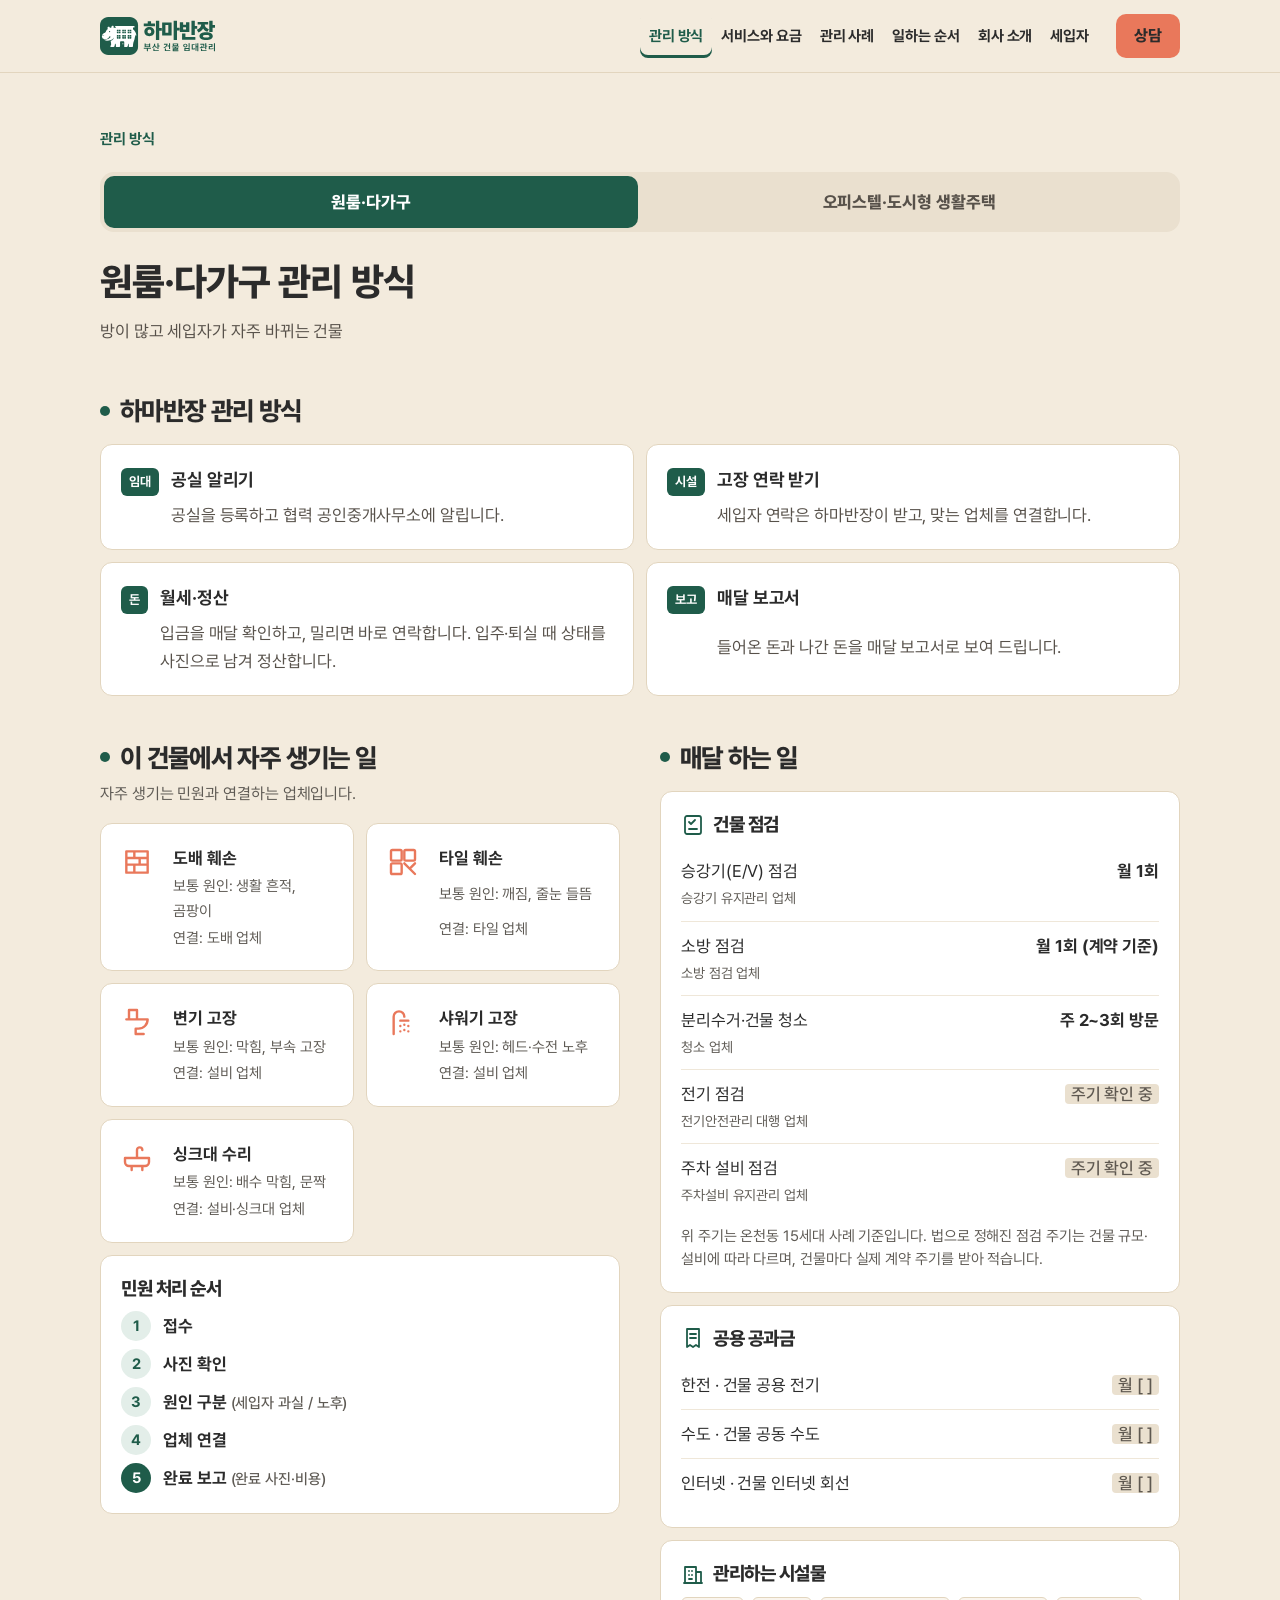
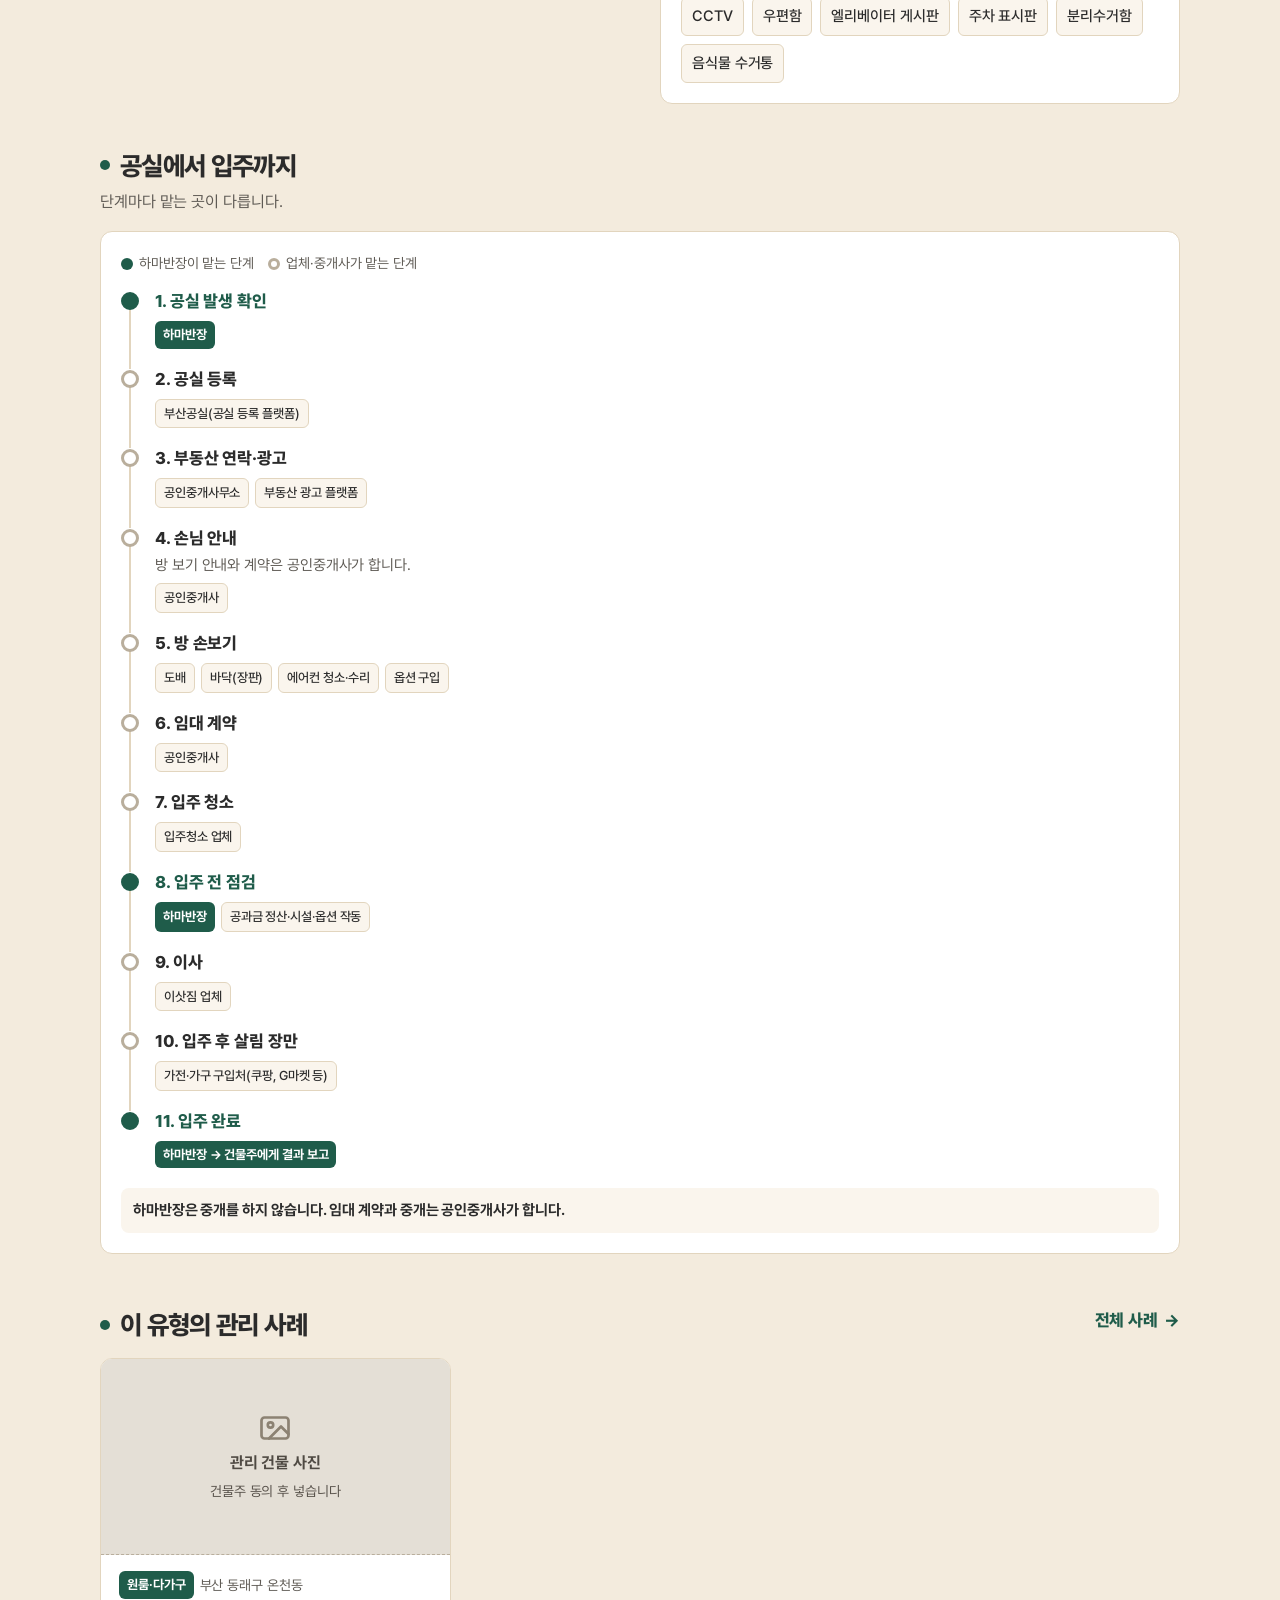
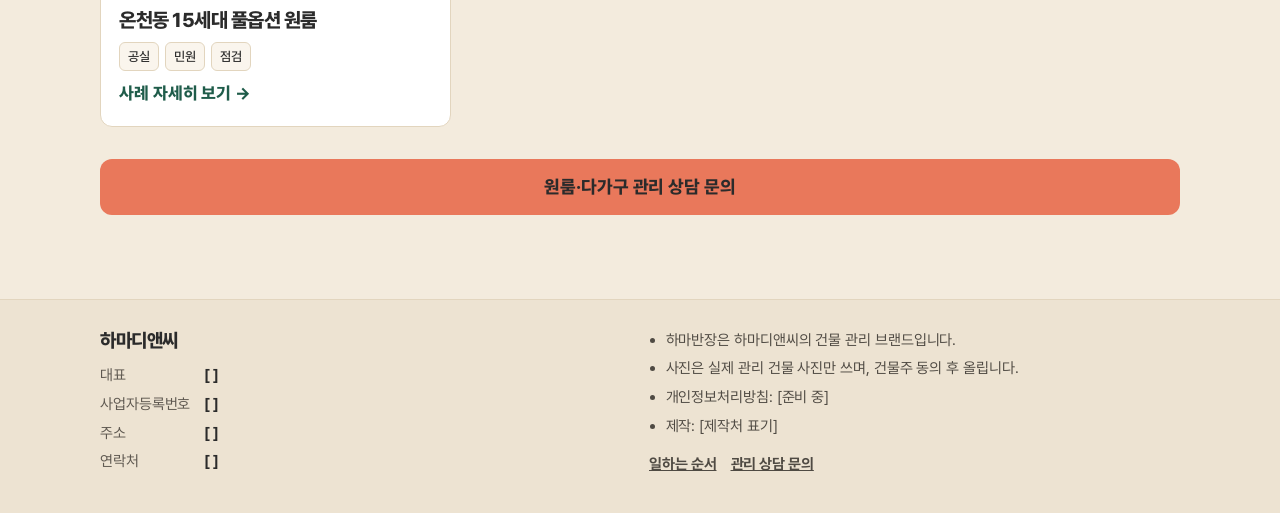
<file: service-oneroom.html>
<!doctype html>
<html lang="ko">
<head>
<meta charset="utf-8">
<meta name="viewport" content="width=device-width, initial-scale=1">
<title>원룸·다가구 관리 방식 | 하마반장</title>
<meta name="description" content="원룸·다가구: 방이 많고 세입자가 자주 바뀌는 건물. 하마반장의 관리 방식입니다.">
<link rel="icon" type="image/png" href="assets/img/favicon-32.png">
<link rel="stylesheet" href="assets/site.css">
</head>
<body>
<svg width="0" height="0" style="position:absolute" aria-hidden="true"><defs>
<g id="i-photo" fill="none" stroke="currentColor" stroke-width="1.8" stroke-linecap="round" stroke-linejoin="round"><rect x="3" y="5" width="18" height="14" rx="2"/><circle cx="9" cy="10" r="1.8"/><path d="M21 16l-5-5-8 8"/></g>
<g id="i-air" fill="none" stroke="currentColor" stroke-width="1.8" stroke-linecap="round"><rect x="3" y="5" width="18" height="8" rx="2"/><path d="M7 10h10M8 16c0 1.5-1 2-1 3M12 16c0 1.5-1 2-1 3M16 16c0 1.5-1 2-1 3"/></g>
<g id="i-fridge" fill="none" stroke="currentColor" stroke-width="1.8" stroke-linecap="round"><rect x="6" y="2.5" width="12" height="19" rx="2"/><path d="M6 10h12M9 6v2M9 13v3"/></g>
<g id="i-washer" fill="none" stroke="currentColor" stroke-width="1.8" stroke-linecap="round"><rect x="4" y="2.5" width="16" height="19" rx="2"/><circle cx="12" cy="13.5" r="4.5"/><path d="M7.5 6h3"/></g>
<g id="i-cook" fill="none" stroke="currentColor" stroke-width="1.8" stroke-linecap="round"><rect x="3" y="6" width="18" height="12" rx="2"/><circle cx="8.5" cy="12" r="2.5"/><circle cx="15.5" cy="12" r="2.5"/></g>
<g id="i-bed" fill="none" stroke="currentColor" stroke-width="1.8" stroke-linecap="round" stroke-linejoin="round"><path d="M3 18V7M3 14h18v4M21 14v-2a3 3 0 0 0-3-3h-7v5"/><circle cx="7" cy="11" r="1.6"/></g>
<g id="i-tv" fill="none" stroke="currentColor" stroke-width="1.8" stroke-linecap="round"><rect x="3" y="5" width="18" height="12" rx="2"/><path d="M9 21h6M12 17v4"/></g>
<g id="i-train" fill="none" stroke="currentColor" stroke-width="1.8" stroke-linecap="round" stroke-linejoin="round"><rect x="5" y="3" width="14" height="14" rx="3"/><path d="M5 11h14M9 14h.01M15 14h.01M8 21l2-4M16 21l-2-4"/></g>
<g id="i-wall" fill="none" stroke="currentColor" stroke-width="1.8" stroke-linecap="round" stroke-linejoin="round"><path d="M4 4h16v16H4zM4 9h16M4 14h16M10 4v5M14 9v5M10 14v6"/></g>
<g id="i-tile" fill="none" stroke="currentColor" stroke-width="1.8" stroke-linecap="round"><rect x="3" y="3" width="8" height="8" rx="1"/><rect x="13" y="3" width="8" height="8" rx="1"/><rect x="3" y="13" width="8" height="8" rx="1"/><path d="M13 13l8 8M21 13l-3 3"/></g>
<g id="i-toilet" fill="none" stroke="currentColor" stroke-width="1.8" stroke-linecap="round" stroke-linejoin="round"><path d="M6 3h6v7H6zM4 10h16c0 4-3 7-7 7h-2v4h6"/></g>
<g id="i-shower" fill="none" stroke="currentColor" stroke-width="1.8" stroke-linecap="round" stroke-linejoin="round"><path d="M5 21V8a4 4 0 0 1 8 0M10 11h6M13 14v.01M16 15v.01M10 15v.01M13 18v.01M16 19v.01M10 19v.01"/></g>
<g id="i-sink" fill="none" stroke="currentColor" stroke-width="1.8" stroke-linecap="round" stroke-linejoin="round"><path d="M3 12h18v3a3 3 0 0 1-3 3H6a3 3 0 0 1-3-3zM12 12V6a2 2 0 0 1 4 0M8 18v3M16 18v3"/></g>
<g id="i-check" fill="none" stroke="currentColor" stroke-width="1.8" stroke-linecap="round" stroke-linejoin="round"><rect x="4" y="3" width="16" height="18" rx="2"/><path d="M8 9l2 2 4-4M8 16h8"/></g>
<g id="i-bill" fill="none" stroke="currentColor" stroke-width="1.8" stroke-linecap="round" stroke-linejoin="round"><path d="M6 3h12v18l-3-2-3 2-3-2-3 2zM9 8h6M9 12h6"/></g>
<g id="i-build" fill="none" stroke="currentColor" stroke-width="1.8" stroke-linecap="round" stroke-linejoin="round"><path d="M4 21V5h11v16M15 10h5v11M3 21h18M8 9h.01M11 9h.01M8 13h.01M11 13h.01M8 17h3"/></g>
<g id="i-rooms" fill="none" stroke="currentColor" stroke-width="1.8" stroke-linecap="round" stroke-linejoin="round"><rect x="5" y="3" width="14" height="18" rx="1.5"/><path d="M9 7h2M13 7h2M9 11h2M13 11h2M9 15h2M13 15h2M11 21v-3h2v3"/></g>
<g id="i-tower" fill="none" stroke="currentColor" stroke-width="1.8" stroke-linecap="round" stroke-linejoin="round"><rect x="3" y="7" width="8" height="14" rx="1"/><rect x="11" y="3" width="10" height="18" rx="1"/><path d="M14 7h4M14 11h4M14 15h4M6 11h2M6 15h2"/></g>
<g id="i-grid" fill="none" stroke="currentColor" stroke-width="1.9" stroke-linejoin="round"><rect x="4" y="4" width="7" height="7" rx="1.5"/><rect x="13" y="4" width="7" height="7" rx="1.5"/><rect x="4" y="13" width="7" height="7" rx="1.5"/><rect x="13" y="13" width="7" height="7" rx="1.5"/></g>
<g id="i-list" fill="none" stroke="currentColor" stroke-width="1.9" stroke-linecap="round" stroke-linejoin="round"><rect x="4" y="3" width="16" height="18" rx="2"/><path d="M8 8h8M8 12h8M8 16h5"/></g>
<g id="i-case" fill="none" stroke="currentColor" stroke-width="1.9" stroke-linecap="round" stroke-linejoin="round"><rect x="3" y="5" width="18" height="15" rx="2"/><path d="M8 12l3 3 5-6"/></g>
<g id="i-menu" fill="none" stroke="currentColor" stroke-width="2.2" stroke-linecap="round"><path d="M4 7h16M4 12h16M4 17h16"/></g>
</defs></svg>
<a class="skip" href="#main">본문으로 바로 가기</a>
<header class="site-head">
  <div class="wrap head-row">
    <a class="logo" href="index.html" aria-label="하마반장 홈"><img class="logo-light" src="assets/img/logo-horizontal.svg" alt="하마반장 부산 건물 임대관리" width="91" height="30"></a>
    <nav class="nav-desktop" aria-label="주 메뉴">
      <a href="service-oneroom.html" aria-current="page">관리 방식</a>
      <a href="pricing.html">서비스와 요금</a>
      <a href="cases.html">관리 사례</a>
      <a href="process.html">일하는 순서</a>
      <a href="about.html">회사 소개</a>
      <a href="tenant.html">세입자</a>
    </nav>
    <a class="btn btn-sm" href="contact.html">상담</a>
    <details class="menu">
      <summary aria-label="전체 메뉴"><svg viewBox="0 0 24 24" aria-hidden="true"><use href="#i-menu"/></svg></summary>
      <nav class="menu-panel" aria-label="전체 메뉴">
        <a href="index.html">홈</a>
        <a href="service-oneroom.html" aria-current="page">관리 방식</a>
        <a href="pricing.html">서비스와 요금</a>
        <a href="cases.html">관리 사례</a>
        <a href="process.html">일하는 순서</a>
        <a href="about.html">회사 소개</a>
        <a href="tenant.html">세입자</a>
        <a href="contact.html">관리 상담 문의</a>
      </nav>
    </details>
  </div>
</header>

<main id="main">

<div class="wrap">

<div class="page-head">
  <p class="eyebrow">관리 방식</p>
  <nav class="seg" aria-label="건물 유형">
    <a href="service-oneroom.html" aria-current="page">원룸·다가구</a>
    <a href="service-officetel.html">오피스텔·도시형 생활주택</a>
  </nav>
  <h1 style="margin-top:24px">원룸·다가구 관리 방식</h1>
  <p>방이 많고 세입자가 자주 바뀌는 건물</p>
  
</div>

<section class="section" aria-labelledby="h-way"><div class="sec-head"><h2 id="h-way">하마반장 관리 방식</h2></div>
  <div class="grid grid-2">
    <div class="card way"><span class="tag tag-green">임대</span><b>공실 알리기</b><span>공실을 등록하고 협력 공인중개사무소에 알립니다.</span></div>
    <div class="card way"><span class="tag tag-green">시설</span><b>고장 연락 받기</b><span>세입자 연락은 하마반장이 받고, 맞는 업체를 연결합니다.</span></div>
    <div class="card way"><span class="tag tag-green">돈</span><b>월세·정산</b><span>입금을 매달 확인하고, 밀리면 바로 연락합니다. 입주·퇴실 때 상태를 사진으로 남겨 정산합니다.</span></div>
    <div class="card way"><span class="tag tag-green">보고</span><b>매달 보고서</b><span>들어온 돈과 나간 돈을 매달 보고서로 보여 드립니다.</span></div>
  </div>
</section>

<div class="duo">
<section class="section" aria-labelledby="h-often"><div class="sec-head"><h2 id="h-often">이 건물에서 자주 생기는 일</h2><p>자주 생기는 민원과 연결하는 업체입니다.</p></div>
<div class="grid issues"><div class="card issue"><svg aria-hidden="true" viewBox="0 0 24 24"><use href="#i-wall"/></svg><b>도배 훼손</b><span>보통 원인: 생활 흔적, 곰팡이</span><span>연결: 도배 업체</span></div><div class="card issue"><svg aria-hidden="true" viewBox="0 0 24 24"><use href="#i-tile"/></svg><b>타일 훼손</b><span>보통 원인: 깨짐, 줄눈 들뜸</span><span>연결: 타일 업체</span></div><div class="card issue"><svg aria-hidden="true" viewBox="0 0 24 24"><use href="#i-toilet"/></svg><b>변기 고장</b><span>보통 원인: 막힘, 부속 고장</span><span>연결: 설비 업체</span></div><div class="card issue"><svg aria-hidden="true" viewBox="0 0 24 24"><use href="#i-shower"/></svg><b>샤워기 고장</b><span>보통 원인: 헤드·수전 노후</span><span>연결: 설비 업체</span></div><div class="card issue"><svg aria-hidden="true" viewBox="0 0 24 24"><use href="#i-sink"/></svg><b>싱크대 수리</b><span>보통 원인: 배수 막힘, 문짝</span><span>연결: 설비·싱크대 업체</span></div></div>
<div class="card" style="margin-top:12px"><h3>민원 처리 순서</h3><ol class="steps"><li>접수</li><li>사진 확인</li><li><span>원인 구분 <small>(세입자 과실 / 노후)</small></span></li><li>업체 연결</li><li><span>완료 보고 <small>(완료 사진·비용)</small></span></li></ol></div>
</section>
<section class="section" aria-labelledby="h-mon"><div class="sec-head"><h2 id="h-mon">매달 하는 일</h2></div>
<div class="stack">
<div class="card"><h3 class="group-h"><svg aria-hidden="true" viewBox="0 0 24 24"><use href="#i-check"/></svg>건물 점검</h3><ul class="list-rows">
<li><span>승강기(E/V) 점검</span><span class="r">월 1회</span><span class="s">승강기 유지관리 업체</span></li>
<li><span>소방 점검</span><span class="r">월 1회 (계약 기준)</span><span class="s">소방 점검 업체</span></li>
<li><span>분리수거·건물 청소</span><span class="r">주 2~3회 방문</span><span class="s">청소 업체</span></li>
<li><span>전기 점검</span><span class="r"><span class="tbd">주기 확인 중</span></span><span class="s">전기안전관리 대행 업체</span></li>
<li><span>주차 설비 점검</span><span class="r"><span class="tbd">주기 확인 중</span></span><span class="s">주차설비 유지관리 업체</span></li>
</ul><p class="note" style="margin-top:8px">위 주기는 온천동 15세대 사례 기준입니다. 법으로 정해진 점검 주기는 건물 규모·설비에 따라 다르며, 건물마다 실제 계약 주기를 받아 적습니다.</p></div>
<div class="card"><h3 class="group-h"><svg aria-hidden="true" viewBox="0 0 24 24"><use href="#i-bill"/></svg>공용 공과금</h3><ul class="list-rows">
<li><span>한전 · 건물 공용 전기</span><span class="r"><span class="tbd">월 [ ]</span></span></li>
<li><span>수도 · 건물 공동 수도</span><span class="r"><span class="tbd">월 [ ]</span></span></li>
<li><span>인터넷 · 건물 인터넷 회선</span><span class="r"><span class="tbd">월 [ ]</span></span></li>
</ul></div>
<div class="card"><h3 class="group-h"><svg aria-hidden="true" viewBox="0 0 24 24"><use href="#i-build"/></svg>관리하는 시설물</h3><ul class="facil"><li>CCTV</li><li>우편함</li><li>엘리베이터 게시판</li><li>주차 표시판</li><li>분리수거함</li><li>음식물 수거통</li></ul></div>
</div>
</section>
</div>

<section class="section" aria-labelledby="h-flow"><div class="sec-head"><h2 id="h-flow">공실에서 입주까지</h2><p>단계마다 맡는 곳이 다릅니다.</p></div>
  <div class="card"><div class="legend"><span><i style="background:var(--green)"></i>하마반장이 맡는 단계</span><span><i style="background:#fff;border:3px solid #B9AE9C"></i>업체·중개사가 맡는 단계</span></div>
<ol class="timeline static">
<li class="ours"><span class="dot"></span><span class="t">1. 공실 발생 확인</span><div class="who"><span class="tag tag-green">하마반장</span></div></li>
<li><span class="dot"></span><span class="t">2. 공실 등록</span><div class="who"><span class="tag tag-line">부산공실(공실 등록 플랫폼)</span></div></li>
<li><span class="dot"></span><span class="t">3. 부동산 연락·광고</span><div class="who"><span class="tag tag-line">공인중개사무소</span><span class="tag tag-line">부동산 광고 플랫폼</span></div></li>
<li><span class="dot"></span><span class="t">4. 손님 안내</span><p class="note" style="margin-top:2px">방 보기 안내와 계약은 공인중개사가 합니다.</p><div class="who"><span class="tag tag-line">공인중개사</span></div></li>
<li><span class="dot"></span><span class="t">5. 방 손보기</span><div class="who"><span class="tag tag-line">도배</span><span class="tag tag-line">바닥(장판)</span><span class="tag tag-line">에어컨 청소·수리</span><span class="tag tag-line">옵션 구입</span></div></li>
<li><span class="dot"></span><span class="t">6. 임대 계약</span><div class="who"><span class="tag tag-line">공인중개사</span></div></li>
<li><span class="dot"></span><span class="t">7. 입주 청소</span><div class="who"><span class="tag tag-line">입주청소 업체</span></div></li>
<li class="ours"><span class="dot"></span><span class="t">8. 입주 전 점검</span><div class="who"><span class="tag tag-green">하마반장</span><span class="tag tag-line">공과금 정산·시설·옵션 작동</span></div></li>
<li><span class="dot"></span><span class="t">9. 이사</span><div class="who"><span class="tag tag-line">이삿짐 업체</span></div></li>
<li><span class="dot"></span><span class="t">10. 입주 후 살림 장만</span><div class="who"><span class="tag tag-line">가전·가구 구입처(쿠팡, G마켓 등)</span></div></li>
<li class="ours"><span class="dot"></span><span class="t">11. 입주 완료</span><div class="who"><span class="tag tag-green">하마반장 → 건물주에게 결과 보고</span></div></li>
</ol>
<p class="contract">하마반장은 중개를 하지 않습니다. 임대 계약과 중개는 공인중개사가 합니다.</p></div>
</section>

<section class="section" aria-labelledby="h-tc">
  <div class="sec-head sec-head-row"><div><h2 id="h-tc">이 유형의 관리 사례</h2></div><a class="more" href="cases.html">전체 사례</a></div>
  <div class="case-list" id="type-cases" data-type="원룸·다가구"></div>
</section>

<p style="margin-top:32px"><a class="btn btn-lg" style="width:100%" href="contact.html">원룸·다가구 관리 상담 문의</a></p>
</div>
</main>

<footer class="site-foot">
  <div class="wrap foot-grid">
    <div>
      <h2>하마디앤씨</h2>
      <dl class="foot-dl">
        <dt>대표</dt><dd>[ ]</dd>
        <dt>사업자등록번호</dt><dd>[ ]</dd>
        <dt>주소</dt><dd>[ ]</dd>
        <dt>연락처</dt><dd>[ ]</dd>
      </dl>
    </div>
    <div>
      <ul class="foot-notes">
        <li>하마반장은 하마디앤씨의 건물 관리 브랜드입니다.</li>
        <li>사진은 실제 관리 건물 사진만 쓰며, 건물주 동의 후 올립니다.</li>
        <li>개인정보처리방침: [준비 중]</li>
        <li>제작: [제작처 표기]</li>
      </ul>
      <div class="foot-links"><a href="process.html">일하는 순서</a><a href="contact.html">관리 상담 문의</a></div>
    </div>
  </div>
</footer>

<nav class="tabbar" aria-label="아래 메뉴">
  <a href="index.html"><svg viewBox="0 0 24 24" aria-hidden="true"><use href="#i-grid"/></svg>홈</a>
  <a href="service-oneroom.html" aria-current="page"><svg viewBox="0 0 24 24" aria-hidden="true"><use href="#i-list"/></svg>관리 방식</a>
  <a href="cases.html"><svg viewBox="0 0 24 24" aria-hidden="true"><use href="#i-case"/></svg>관리 사례</a>
  <a href="about.html"><svg viewBox="0 0 24 24" aria-hidden="true"><use href="#i-build"/></svg>회사 소개</a>
</nav>
<script src="data/settings.js"></script>
<script src="data/cases.js"></script>
<script src="assets/site.js"></script>
</body>
</html>
</file>
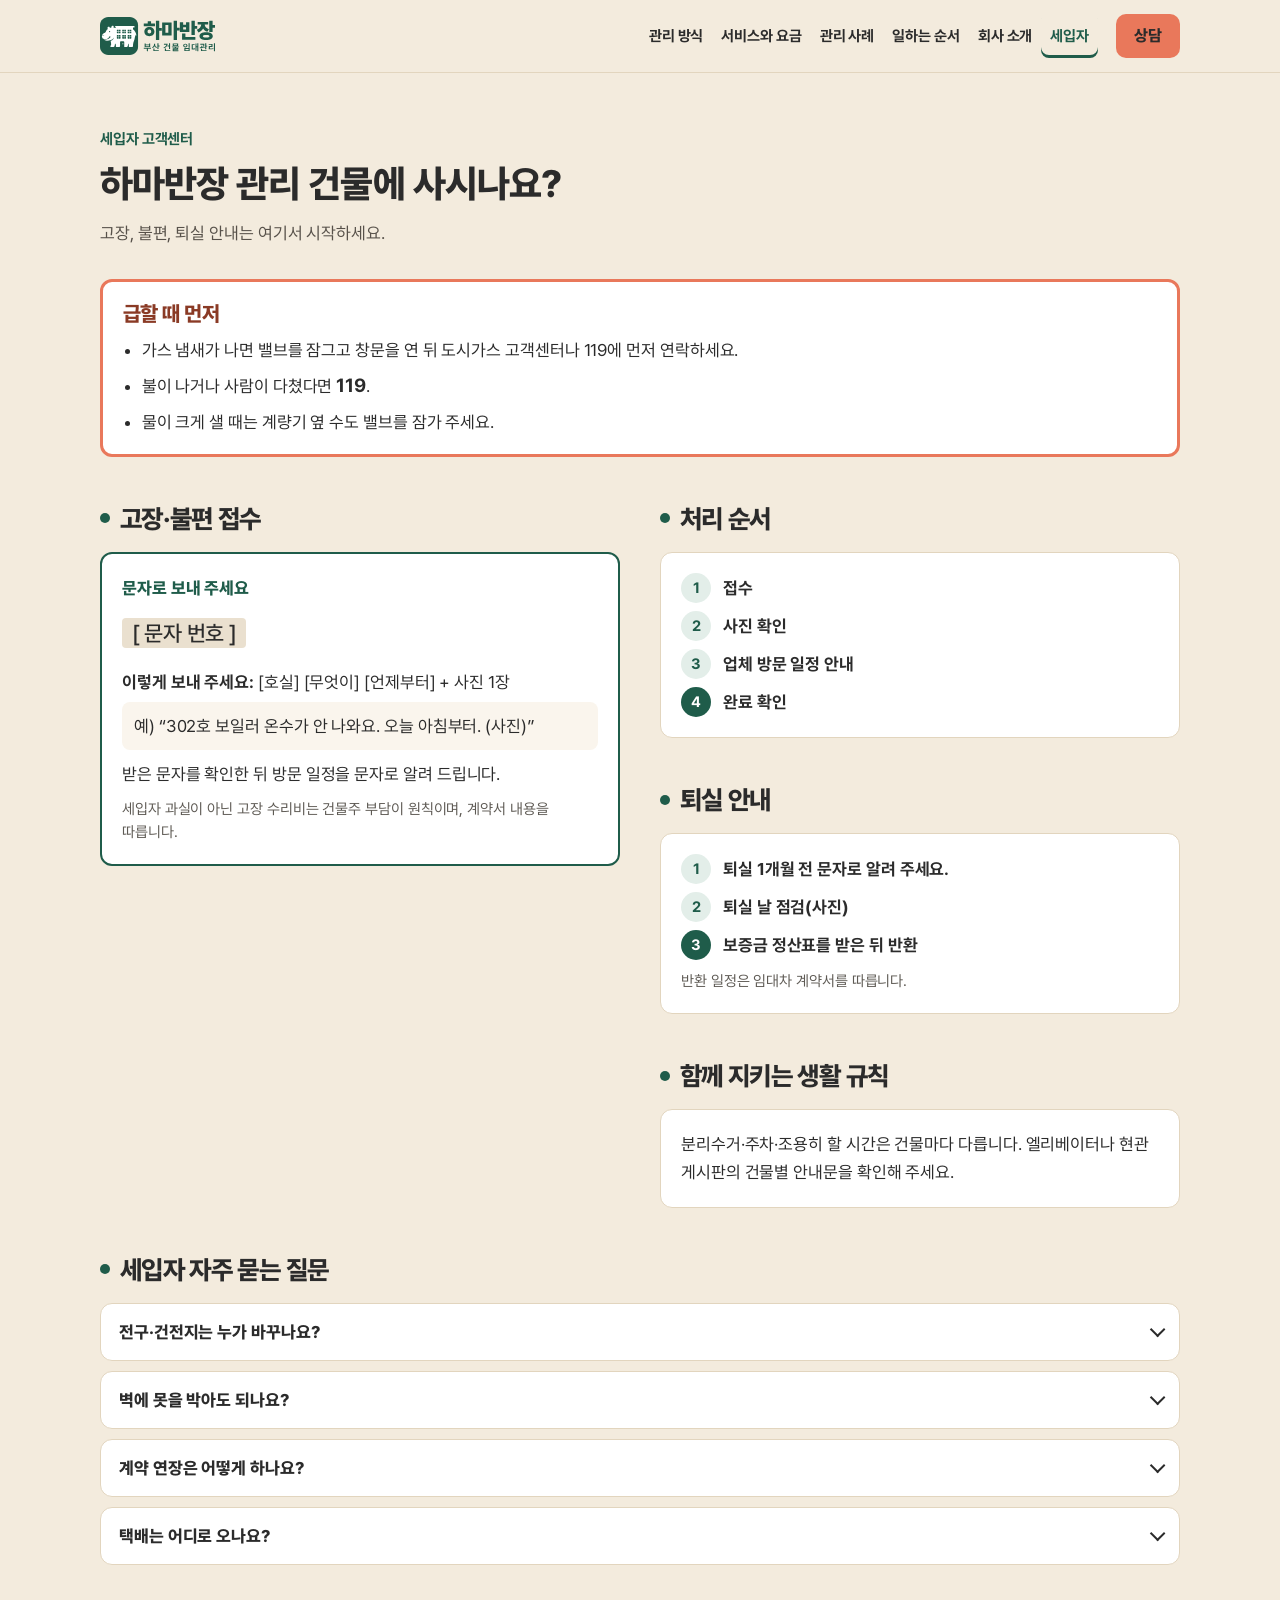
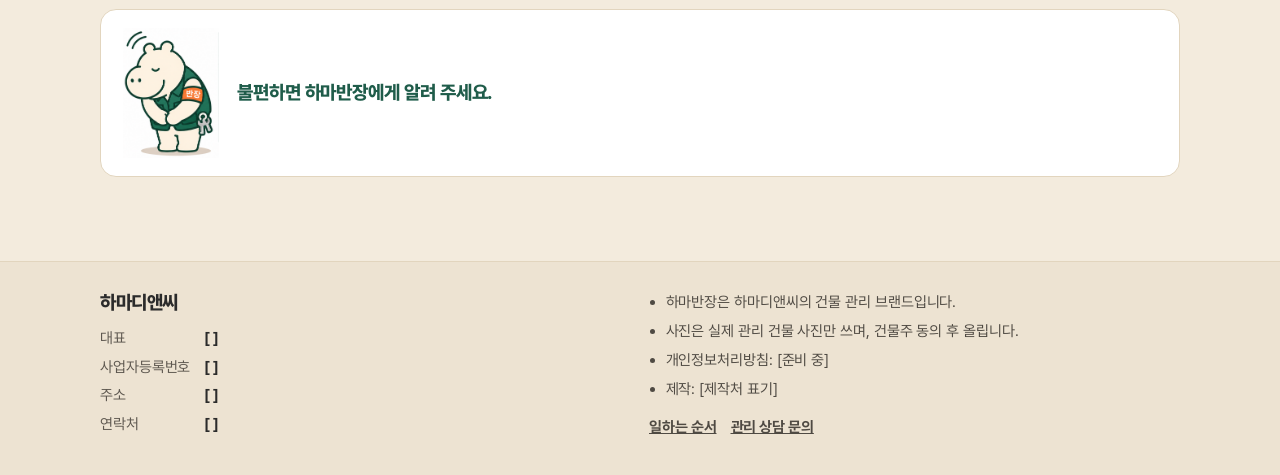
<file: tenant.html>
<!doctype html>
<html lang="ko">
<head>
<meta charset="utf-8">
<meta name="viewport" content="width=device-width, initial-scale=1">
<title>세입자 고객센터 | 하마반장</title>
<meta name="description" content="하마반장 관리 건물에 사시는 분을 위한 고장·불편 접수와 퇴실 안내입니다.">
<link rel="icon" type="image/png" href="assets/img/favicon-32.png">
<link rel="stylesheet" href="assets/site.css">
</head>
<body>
<svg width="0" height="0" style="position:absolute" aria-hidden="true"><defs>
<g id="i-photo" fill="none" stroke="currentColor" stroke-width="1.8" stroke-linecap="round" stroke-linejoin="round"><rect x="3" y="5" width="18" height="14" rx="2"/><circle cx="9" cy="10" r="1.8"/><path d="M21 16l-5-5-8 8"/></g>
<g id="i-air" fill="none" stroke="currentColor" stroke-width="1.8" stroke-linecap="round"><rect x="3" y="5" width="18" height="8" rx="2"/><path d="M7 10h10M8 16c0 1.5-1 2-1 3M12 16c0 1.5-1 2-1 3M16 16c0 1.5-1 2-1 3"/></g>
<g id="i-fridge" fill="none" stroke="currentColor" stroke-width="1.8" stroke-linecap="round"><rect x="6" y="2.5" width="12" height="19" rx="2"/><path d="M6 10h12M9 6v2M9 13v3"/></g>
<g id="i-washer" fill="none" stroke="currentColor" stroke-width="1.8" stroke-linecap="round"><rect x="4" y="2.5" width="16" height="19" rx="2"/><circle cx="12" cy="13.5" r="4.5"/><path d="M7.5 6h3"/></g>
<g id="i-cook" fill="none" stroke="currentColor" stroke-width="1.8" stroke-linecap="round"><rect x="3" y="6" width="18" height="12" rx="2"/><circle cx="8.5" cy="12" r="2.5"/><circle cx="15.5" cy="12" r="2.5"/></g>
<g id="i-bed" fill="none" stroke="currentColor" stroke-width="1.8" stroke-linecap="round" stroke-linejoin="round"><path d="M3 18V7M3 14h18v4M21 14v-2a3 3 0 0 0-3-3h-7v5"/><circle cx="7" cy="11" r="1.6"/></g>
<g id="i-tv" fill="none" stroke="currentColor" stroke-width="1.8" stroke-linecap="round"><rect x="3" y="5" width="18" height="12" rx="2"/><path d="M9 21h6M12 17v4"/></g>
<g id="i-train" fill="none" stroke="currentColor" stroke-width="1.8" stroke-linecap="round" stroke-linejoin="round"><rect x="5" y="3" width="14" height="14" rx="3"/><path d="M5 11h14M9 14h.01M15 14h.01M8 21l2-4M16 21l-2-4"/></g>
<g id="i-wall" fill="none" stroke="currentColor" stroke-width="1.8" stroke-linecap="round" stroke-linejoin="round"><path d="M4 4h16v16H4zM4 9h16M4 14h16M10 4v5M14 9v5M10 14v6"/></g>
<g id="i-tile" fill="none" stroke="currentColor" stroke-width="1.8" stroke-linecap="round"><rect x="3" y="3" width="8" height="8" rx="1"/><rect x="13" y="3" width="8" height="8" rx="1"/><rect x="3" y="13" width="8" height="8" rx="1"/><path d="M13 13l8 8M21 13l-3 3"/></g>
<g id="i-toilet" fill="none" stroke="currentColor" stroke-width="1.8" stroke-linecap="round" stroke-linejoin="round"><path d="M6 3h6v7H6zM4 10h16c0 4-3 7-7 7h-2v4h6"/></g>
<g id="i-shower" fill="none" stroke="currentColor" stroke-width="1.8" stroke-linecap="round" stroke-linejoin="round"><path d="M5 21V8a4 4 0 0 1 8 0M10 11h6M13 14v.01M16 15v.01M10 15v.01M13 18v.01M16 19v.01M10 19v.01"/></g>
<g id="i-sink" fill="none" stroke="currentColor" stroke-width="1.8" stroke-linecap="round" stroke-linejoin="round"><path d="M3 12h18v3a3 3 0 0 1-3 3H6a3 3 0 0 1-3-3zM12 12V6a2 2 0 0 1 4 0M8 18v3M16 18v3"/></g>
<g id="i-check" fill="none" stroke="currentColor" stroke-width="1.8" stroke-linecap="round" stroke-linejoin="round"><rect x="4" y="3" width="16" height="18" rx="2"/><path d="M8 9l2 2 4-4M8 16h8"/></g>
<g id="i-bill" fill="none" stroke="currentColor" stroke-width="1.8" stroke-linecap="round" stroke-linejoin="round"><path d="M6 3h12v18l-3-2-3 2-3-2-3 2zM9 8h6M9 12h6"/></g>
<g id="i-build" fill="none" stroke="currentColor" stroke-width="1.8" stroke-linecap="round" stroke-linejoin="round"><path d="M4 21V5h11v16M15 10h5v11M3 21h18M8 9h.01M11 9h.01M8 13h.01M11 13h.01M8 17h3"/></g>
<g id="i-rooms" fill="none" stroke="currentColor" stroke-width="1.8" stroke-linecap="round" stroke-linejoin="round"><rect x="5" y="3" width="14" height="18" rx="1.5"/><path d="M9 7h2M13 7h2M9 11h2M13 11h2M9 15h2M13 15h2M11 21v-3h2v3"/></g>
<g id="i-tower" fill="none" stroke="currentColor" stroke-width="1.8" stroke-linecap="round" stroke-linejoin="round"><rect x="3" y="7" width="8" height="14" rx="1"/><rect x="11" y="3" width="10" height="18" rx="1"/><path d="M14 7h4M14 11h4M14 15h4M6 11h2M6 15h2"/></g>
<g id="i-grid" fill="none" stroke="currentColor" stroke-width="1.9" stroke-linejoin="round"><rect x="4" y="4" width="7" height="7" rx="1.5"/><rect x="13" y="4" width="7" height="7" rx="1.5"/><rect x="4" y="13" width="7" height="7" rx="1.5"/><rect x="13" y="13" width="7" height="7" rx="1.5"/></g>
<g id="i-list" fill="none" stroke="currentColor" stroke-width="1.9" stroke-linecap="round" stroke-linejoin="round"><rect x="4" y="3" width="16" height="18" rx="2"/><path d="M8 8h8M8 12h8M8 16h5"/></g>
<g id="i-case" fill="none" stroke="currentColor" stroke-width="1.9" stroke-linecap="round" stroke-linejoin="round"><rect x="3" y="5" width="18" height="15" rx="2"/><path d="M8 12l3 3 5-6"/></g>
<g id="i-menu" fill="none" stroke="currentColor" stroke-width="2.2" stroke-linecap="round"><path d="M4 7h16M4 12h16M4 17h16"/></g>
</defs></svg>
<a class="skip" href="#main">본문으로 바로 가기</a>
<header class="site-head">
  <div class="wrap head-row">
    <a class="logo" href="index.html" aria-label="하마반장 홈"><img class="logo-light" src="assets/img/logo-horizontal.svg" alt="하마반장 부산 건물 임대관리" width="91" height="30"></a>
    <nav class="nav-desktop" aria-label="주 메뉴">
      <a href="service-oneroom.html">관리 방식</a>
      <a href="pricing.html">서비스와 요금</a>
      <a href="cases.html">관리 사례</a>
      <a href="process.html">일하는 순서</a>
      <a href="about.html">회사 소개</a>
      <a href="tenant.html" aria-current="page">세입자</a>
    </nav>
    <a class="btn btn-sm" href="contact.html">상담</a>
    <details class="menu">
      <summary aria-label="전체 메뉴"><svg viewBox="0 0 24 24" aria-hidden="true"><use href="#i-menu"/></svg></summary>
      <nav class="menu-panel" aria-label="전체 메뉴">
        <a href="index.html">홈</a>
        <a href="service-oneroom.html">관리 방식</a>
        <a href="pricing.html">서비스와 요금</a>
        <a href="cases.html">관리 사례</a>
        <a href="process.html">일하는 순서</a>
        <a href="about.html">회사 소개</a>
        <a href="tenant.html" aria-current="page">세입자</a>
        <a href="contact.html">관리 상담 문의</a>
      </nav>
    </details>
  </div>
</header>

<main id="main">

<div class="wrap">

<div class="page-head">
  <p class="eyebrow">세입자 고객센터</p>
  <h1>하마반장 관리 건물에 사시나요?</h1>
  <p>고장, 불편, 퇴실 안내는 여기서 시작하세요.</p>
</div>

<section class="section urgent" aria-labelledby="h-urgent">
  <h2 id="h-urgent">급할 때 먼저</h2>
  <ul>
    <li>가스 냄새가 나면 밸브를 잠그고 창문을 연 뒤 도시가스 고객센터나 119에 먼저 연락하세요.</li>
    <li>불이 나거나 사람이 다쳤다면 <b>119</b>.</li>
    <li>물이 크게 샐 때는 계량기 옆 수도 밸브를 잠가 주세요.</li>
  </ul>
</section>

<div class="duo">
<section class="section" aria-labelledby="h-report-form"><div class="sec-head"><h2 id="h-report-form">고장·불편 접수</h2></div>
<div class="card sms-card">
  <p class="sms-label">문자로 보내 주세요</p>
  <p class="sms-num"><a data-hs="세입자_문자번호" data-hs-sms="1"></a></p>
  <p class="sms-how"><b>이렇게 보내 주세요:</b> [호실] [무엇이] [언제부터] + 사진 1장</p>
  <p class="sms-ex">예) “302호 보일러 온수가 안 나와요. 오늘 아침부터. (사진)”</p>
  <p>받은 문자를 확인한 뒤 방문 일정을 문자로 알려 드립니다.</p>
  <p class="note" style="margin-top:10px">세입자 과실이 아닌 고장 수리비는 건물주 부담이 원칙이며, 계약서 내용을 따릅니다.</p>
</div>
</section>

<div>
<section class="section" aria-labelledby="h-t-steps"><div class="sec-head"><h2 id="h-t-steps">처리 순서</h2></div>
  <div class="card"><ol class="steps"><li>접수</li><li>사진 확인</li><li>업체 방문 일정 안내</li><li>완료 확인</li></ol></div>
</section>
<section class="section" aria-labelledby="h-moveout"><div class="sec-head"><h2 id="h-moveout">퇴실 안내</h2></div>
  <div class="card"><ol class="steps"><li>퇴실 1개월 전 문자로 알려 주세요.</li><li>퇴실 날 점검(사진)</li><li>보증금 정산표를 받은 뒤 반환</li></ol>
  <p class="note" style="margin-top:10px">반환 일정은 임대차 계약서를 따릅니다.</p></div>
</section>
<section class="section" aria-labelledby="h-rules"><div class="sec-head"><h2 id="h-rules">함께 지키는 생활 규칙</h2></div>
  <div class="card"><p>분리수거·주차·조용히 할 시간은 건물마다 다릅니다. 엘리베이터나 현관 게시판의 건물별 안내문을 확인해 주세요.</p></div>
</section>
</div>
</div>

<section class="section faq" aria-labelledby="h-t-faq"><div class="sec-head"><h2 id="h-t-faq">세입자 자주 묻는 질문</h2></div>
  <details><summary>전구·건전지는 누가 바꾸나요?</summary><div class="ans"><span class="tbd">답변 준비 중</span></div></details>
  <details><summary>벽에 못을 박아도 되나요?</summary><div class="ans"><span class="tbd">답변 준비 중</span></div></details>
  <details><summary>계약 연장은 어떻게 하나요?</summary><div class="ans"><span class="tbd">답변 준비 중</span></div></details>
  <details><summary>택배는 어디로 오나요?</summary><div class="ans"><span class="tbd">답변 준비 중</span></div></details>
</section>

<section class="tenant-bye" aria-label="마무리 인사">
  <img src="assets/img/mascot-bow.png" alt="고개 숙여 인사하는 하마반장 마스코트" width="120" height="163">
  <p>불편하면 하마반장에게 알려 주세요.</p>
</section>
</div>
</main>

<footer class="site-foot">
  <div class="wrap foot-grid">
    <div>
      <h2>하마디앤씨</h2>
      <dl class="foot-dl">
        <dt>대표</dt><dd>[ ]</dd>
        <dt>사업자등록번호</dt><dd>[ ]</dd>
        <dt>주소</dt><dd>[ ]</dd>
        <dt>연락처</dt><dd>[ ]</dd>
      </dl>
    </div>
    <div>
      <ul class="foot-notes">
        <li>하마반장은 하마디앤씨의 건물 관리 브랜드입니다.</li>
        <li>사진은 실제 관리 건물 사진만 쓰며, 건물주 동의 후 올립니다.</li>
        <li>개인정보처리방침: [준비 중]</li>
        <li>제작: [제작처 표기]</li>
      </ul>
      <div class="foot-links"><a href="process.html">일하는 순서</a><a href="contact.html">관리 상담 문의</a></div>
    </div>
  </div>
</footer>

<nav class="tabbar" aria-label="아래 메뉴">
  <a href="index.html"><svg viewBox="0 0 24 24" aria-hidden="true"><use href="#i-grid"/></svg>홈</a>
  <a href="service-oneroom.html"><svg viewBox="0 0 24 24" aria-hidden="true"><use href="#i-list"/></svg>관리 방식</a>
  <a href="cases.html"><svg viewBox="0 0 24 24" aria-hidden="true"><use href="#i-case"/></svg>관리 사례</a>
  <a href="about.html"><svg viewBox="0 0 24 24" aria-hidden="true"><use href="#i-build"/></svg>회사 소개</a>
</nav>
<script src="data/settings.js"></script>
<script src="assets/site.js"></script>
</body>
</html>
</file>
<file: assets/site.css>
/* 하마반장 사이트 공통 스타일 (색: #1F5C4A #F3EBDD #E9785B #2B2B2B, 글꼴 Pretendard) */
@font-face{font-family:"Pretendard";font-weight:400;font-display:swap;src:local("Pretendard Regular"),local("Pretendard-Regular"),url("fonts/Pretendard-Regular.subset.woff2") format("woff2")}
@font-face{font-family:"Pretendard";font-weight:500;font-display:swap;src:local("Pretendard Medium"),local("Pretendard-Medium"),url("fonts/Pretendard-Medium.subset.woff2") format("woff2")}
@font-face{font-family:"Pretendard";font-weight:700;font-display:swap;src:local("Pretendard Bold"),local("Pretendard-Bold"),url("fonts/Pretendard-Bold.subset.woff2") format("woff2")}
@font-face{font-family:"Pretendard";font-weight:800;font-display:swap;src:local("Pretendard ExtraBold"),local("Pretendard-ExtraBold"),url("fonts/Pretendard-ExtraBold.subset.woff2") format("woff2")}

:root{
  --green:#1F5C4A;--cream:#F3EBDD;--coral:#E9785B;--ink:#2B2B2B;
  --paper:#FFFFFF;--paper-2:#FAF5ED;--sand:#EAE0CF;--line:#E2D5BE;--muted:#5E5A54;--soft:#57514A;--green-tint:#E3EEE9;
  --r:12px;--r-sm:6px;
}
*{box-sizing:border-box}
html{-webkit-text-size-adjust:100%;scroll-behavior:smooth;scroll-padding-top:90px}
body{margin:0;background:var(--cream);color:var(--ink);font-family:"Pretendard",system-ui,-apple-system,"Apple SD Gothic Neo","Malgun Gothic",sans-serif;
  font-size:17px;line-height:1.65;letter-spacing:-.005em;word-break:keep-all;overflow-wrap:break-word;padding-bottom:calc(78px + env(safe-area-inset-bottom))}
img{max-width:100%;display:block}
a{color:inherit}
h1,h2,h3{letter-spacing:-.025em;line-height:1.35;margin:0}
p{margin:0}
.wrap{width:100%;max-width:1160px;margin:0 auto;padding:0 20px}
.skip{position:absolute;left:-999px;top:8px;background:var(--paper);padding:8px 12px;border-radius:var(--r-sm);z-index:100}
.skip:focus{left:8px}
:focus-visible{outline:3px solid var(--coral);outline-offset:2px;border-radius:4px}
.sr{position:absolute;width:1px;height:1px;overflow:hidden;clip:rect(0 0 0 0);white-space:nowrap}

/* 머리 */
.site-head{position:sticky;top:0;z-index:50;background:rgba(243,235,221,.96);border-bottom:1px solid var(--line);backdrop-filter:saturate(1.2) blur(8px)}
.head-row{display:flex;align-items:center;gap:10px;height:60px}
.logo{display:block;flex:none;margin-right:auto}
.logo img{height:30px;width:auto}
.nav-desktop{display:none}
.nav-desktop a{display:inline-flex;align-items:center;min-height:44px;padding:0 12px;border-radius:8px;text-decoration:none;font-weight:700;font-size:16px;white-space:nowrap}
.nav-desktop a:hover{background:var(--sand)}
.nav-desktop a[aria-current="page"]{color:var(--green);box-shadow:inset 0 -3px 0 var(--green)}
.menu{position:relative}
.menu summary{list-style:none;cursor:pointer;width:44px;height:44px;display:flex;align-items:center;justify-content:center;border-radius:10px}
.menu summary::-webkit-details-marker{display:none}
.menu summary:hover{background:var(--sand)}
.menu summary svg{width:26px;height:26px}
.menu-panel{position:absolute;right:0;top:52px;background:var(--paper);border:1px solid var(--line);border-radius:var(--r);box-shadow:0 8px 24px rgba(43,43,43,.12);padding:8px;min-width:200px;display:grid}
.menu-panel a{padding:12px 14px;border-radius:8px;text-decoration:none;font-weight:700}
.menu-panel a:hover{background:var(--paper-2)}
.menu-panel a[aria-current="page"]{color:var(--green);background:var(--green-tint)}

.btn{display:inline-flex;align-items:center;justify-content:center;gap:8px;border:0;border-radius:var(--r);background:var(--coral);color:var(--ink);
  font:inherit;font-weight:800;text-decoration:none;cursor:pointer;white-space:nowrap;transition:background .15s}
.btn:hover{background:#EF8A70}
.btn-sm{min-height:44px;padding:0 18px;font-size:16px;border-radius:10px}
.btn-lg{min-height:56px;padding:0 26px;font-size:18px}
.btn-line{background:var(--paper);border:1.5px solid var(--green);color:var(--green)}
.btn-line:hover{background:var(--green-tint)}
.btn-row{display:flex;flex-wrap:wrap;gap:10px}
.btn-row .btn{flex:1 1 200px}
.more{display:inline-flex;align-items:center;gap:6px;font-weight:800;color:var(--green);text-decoration:none;min-height:44px}
.more::after{content:"→"}

/* 아래 탭 (휴대폰) */
.tabbar{position:fixed;left:0;right:0;bottom:0;z-index:45;background:rgba(250,245,237,.98);border-top:1px solid var(--line);display:grid;grid-template-columns:repeat(4,1fr);padding-bottom:env(safe-area-inset-bottom)}
.tabbar a{display:flex;flex-direction:column;align-items:center;justify-content:center;gap:2px;min-height:62px;text-decoration:none;font-size:13px;font-weight:700;color:var(--soft)}
.tabbar svg{width:24px;height:24px}
.tabbar a[aria-current="page"]{color:var(--green)}
.tabbar a[aria-current="page"] svg{stroke-width:2.4}

/* 공통 블록 */
main{padding-bottom:40px}
.page-head{padding:28px 0 4px}
.page-head .eyebrow,.eyebrow{font-size:15px;font-weight:700;color:var(--green);margin-bottom:6px}
.page-head h1{font-size:28px;font-weight:800}
.page-head p{margin-top:10px;font-size:17px;color:var(--soft)}
.section{margin-top:44px}
.sec-head{margin-bottom:16px}
.sec-head h2{font-size:23px;font-weight:800;display:flex;align-items:center;gap:10px}
.sec-head h2::before{content:"";width:10px;height:10px;border-radius:50%;background:var(--green);flex:none}
.sec-head p{margin-top:6px;color:var(--muted);font-size:16px}
.sec-head-row{display:flex;justify-content:space-between;align-items:flex-end;gap:12px;flex-wrap:wrap}
.card{background:var(--paper);border:1px solid var(--line);border-radius:var(--r);padding:20px}
.stack > .card + .card{margin-top:12px}
.card h3{font-size:19px;font-weight:800;margin-bottom:10px}
.note{font-size:15px;color:var(--muted);line-height:1.55}
.grid{display:grid;gap:12px}
.ph{position:relative;background:#E4DFD6;border:1px dashed #B9AE9C;border-radius:var(--r);display:flex;flex-direction:column;align-items:center;justify-content:center;
  text-align:center;color:#4F4A43;padding:16px;gap:4px;min-height:160px}
.ph svg{width:36px;height:36px;color:#8C8273}
.ph b{font-size:16px}
.ph span{font-size:14px;color:var(--soft)}
.ph-hero{aspect-ratio:16/10}
.ph-wide{aspect-ratio:16/7}
.tbd{color:#5E5850;font-weight:500;background:var(--sand);border-radius:4px;padding:0 6px}
.tag{display:inline-flex;align-items:center;font-size:13px;font-weight:700;line-height:1.2;padding:6px 8px;border-radius:var(--r-sm)}
.tag-ex{background:var(--ink);color:#fff}
.tag-green{background:var(--green);color:#fff}
.tag-line{background:var(--paper-2);color:var(--ink);border:1px solid var(--line);font-weight:500}
.tags{display:flex;flex-wrap:wrap;gap:6px}
.chips{display:flex;flex-wrap:wrap;gap:8px;padding:0;margin:0;list-style:none}
.chips li{background:var(--paper);border:1px solid var(--line);color:var(--green);font-weight:700;font-size:15px;padding:7px 12px;border-radius:999px}
.bullets{margin:0;padding-left:1.1em}
.bullets li+li{margin-top:6px}

/* 홈 첫 화면 */
.hero{padding-top:24px;display:grid;gap:22px}
.hero h1{font-size:34px;font-weight:800;line-height:1.25}
.hero .sub{margin-top:12px;font-size:19px;font-weight:700;color:var(--soft)}
.hero .btn-row{margin-top:22px}
.appear{animation:appear .6s ease-out both}
.appear-2{animation:appear .6s .12s ease-out both}
@keyframes appear{from{opacity:0;transform:translateY(10px)}to{opacity:1;transform:none}}

/* 건물 유형 카드 */
.type-card{display:grid;grid-template-columns:52px 1fr 24px;gap:4px 14px;align-items:center;text-decoration:none;background:var(--paper);border:1px solid var(--line);border-radius:var(--r);padding:18px 18px}
.type-card:hover{border-color:var(--green)}
.type-card .ic{grid-column:1;grid-row:1 / span 2;width:52px;height:52px;border-radius:12px;background:var(--green-tint);display:flex;align-items:center;justify-content:center}
.type-card .ic svg{width:30px;height:30px;color:var(--green)}
.type-card b{grid-column:2;grid-row:1;font-size:19px;font-weight:800;line-height:1.35}
.type-card .d{grid-column:2;grid-row:2;color:var(--muted);font-size:16px}
.type-card .go{grid-row:1 / span 2;grid-column:3;font-weight:800;color:var(--green)}

/* 걱정 → 하는 일 */
.worry{display:grid;gap:8px}
.worry .q{display:flex;align-items:center;gap:8px;font-weight:800;font-size:18px}
.worry .q .tag{background:#FBE3DB;color:#8A3A25}
.worry .a{display:flex;gap:8px;color:var(--ink)}
.worry .a::before{content:"→";color:var(--green);font-weight:800}

/* 단계 띠 / 목록 */
.flow{list-style:none;margin:0;padding:0;display:grid;gap:8px;counter-reset:f}
.flow li{counter-increment:f;display:flex;align-items:center;gap:12px;background:var(--paper);border:1px solid var(--line);border-radius:10px;padding:10px 14px;font-weight:700;
  transition:background .35s,border-color .35s,color .35s}
.flow li::before{content:counter(f);flex:none;width:30px;height:30px;border-radius:50%;background:var(--sand);color:var(--soft);display:flex;align-items:center;justify-content:center;font-size:15px;font-weight:800;transition:background .35s,color .35s}
.flow li.on{border-color:var(--green)}
.flow li.on::before{background:var(--green);color:#fff}
.flow li small{display:block;font-weight:500;font-size:14px;color:var(--muted)}

.timeline{list-style:none;margin:0;padding:0;position:relative}
.timeline li{position:relative;padding:0 0 16px 34px}
.timeline li::before{content:"";position:absolute;left:8px;top:22px;bottom:-4px;width:2px;background:var(--line)}
.timeline li:last-child::before{display:none}
.timeline .dot{position:absolute;left:0;top:5px;width:18px;height:18px;border-radius:50%;background:var(--paper);border:3px solid #B9AE9C;transition:background .35s,border-color .35s}
.timeline li.ours .dot{border-color:var(--green)}
.timeline li.ours.on .dot,.timeline.static li.ours .dot{background:var(--green)}
.timeline .t{font-weight:800}
.timeline li.ours .t{color:var(--green)}
.timeline .who{display:flex;flex-wrap:wrap;gap:6px;margin-top:6px}
.legend{display:flex;gap:14px;flex-wrap:wrap;font-size:14px;color:var(--muted);margin-bottom:12px}
.legend span{display:inline-flex;align-items:center;gap:6px}
.legend i{width:12px;height:12px;border-radius:50%;display:inline-block}
.contract{margin-top:4px;font-size:15px;font-weight:700;background:var(--paper-2);border-radius:8px;padding:10px 12px}

.steps{list-style:none;margin:0;padding:0;display:grid;gap:8px;counter-reset:s}
.steps li{display:flex;align-items:center;gap:12px;font-weight:700;counter-increment:s}
.steps li::before{content:counter(s);width:30px;height:30px;flex:none;border-radius:50%;background:var(--green-tint);color:var(--green);display:flex;align-items:center;justify-content:center;font-size:15px}
.steps li:last-child::before{background:var(--green);color:#fff}
.steps small{font-weight:500;color:var(--muted);font-size:15px}

/* 관리 방식 4칸 */
.way{display:grid;grid-template-columns:auto 1fr;gap:6px 12px;align-items:start}
.way .tag{grid-row:span 2;margin-top:3px}
.way b{font-size:18px}
.way > span:not(.tag){color:var(--soft)}

/* 행 목록 */
.list-rows{list-style:none;margin:0;padding:0}
.list-rows li{display:grid;grid-template-columns:1fr auto;gap:2px 12px;padding:10px 0;border-bottom:1px solid #EFE7D9}
.list-rows li:last-child{border-bottom:0}
.list-rows .r{text-align:right;font-weight:700}
.list-rows .s{grid-column:1 / -1;font-size:14px;color:var(--muted)}
.facil{display:flex;flex-wrap:wrap;gap:8px;list-style:none;margin:0;padding:0}
.facil li{background:var(--paper-2);border:1px solid var(--line);border-radius:var(--r-sm);padding:6px 10px;font-size:15px;font-weight:500}
.group-h{display:flex;align-items:center;gap:8px}
.group-h svg{width:24px;height:24px;color:var(--green)}
.issue{display:grid;grid-template-columns:40px 1fr;gap:2px 12px;align-items:start}
.issue svg{grid-row:span 3;width:32px;height:32px;color:var(--coral);margin-top:2px}
.issue b{font-size:17px}
.issue span{font-size:15px;color:var(--muted)}

/* 탭(관리 방식) */
.seg{display:grid;grid-template-columns:1fr 1fr;gap:4px;background:var(--sand);border-radius:14px;padding:4px;margin-top:20px}
.seg a{display:flex;align-items:center;justify-content:center;text-align:center;min-height:52px;padding:6px 8px;border-radius:10px;text-decoration:none;font-weight:800;color:var(--soft);line-height:1.3}
.seg a[aria-current="page"]{background:var(--green);color:#fff}

/* 사례 카드 */
.case-card{background:var(--paper);border:1px solid var(--line);border-radius:var(--r);overflow:hidden;display:flex;flex-direction:column;text-decoration:none;transition:opacity .2s ease,transform .2s ease,border-color .15s}
.case-card:hover{border-color:var(--green)}
.case-card .ph{border:0;border-bottom:1px dashed #B9AE9C;border-radius:0;aspect-ratio:16/9;min-height:0}
.case-card .body{padding:16px 18px 18px;display:grid;gap:8px}
.case-card .meta{display:flex;flex-wrap:wrap;gap:6px;align-items:center;font-size:14px;color:var(--muted)}
.case-card h3{font-size:20px;font-weight:800}
.case-card .go{font-weight:800;color:var(--green)}
.case-list{display:grid;gap:14px}
.case-list.fading .case-card{opacity:0;transform:translateY(4px)}
.empty{background:var(--paper-2);border:1px dashed var(--line);border-radius:var(--r);padding:18px;color:var(--soft)}

/* 거르기 */
.filters{background:var(--paper-2);border:1px solid var(--line);border-radius:var(--r);padding:16px;display:grid;gap:12px}
.filters fieldset{border:0;margin:0;padding:0;min-width:0}
.filters legend{font-weight:800;font-size:15px;margin-bottom:8px;padding:0}
.fbtns{display:flex;flex-wrap:wrap;gap:8px}
.fbtn{font:inherit;font-size:15px;font-weight:700;min-height:44px;padding:0 16px;border-radius:999px;border:1px solid var(--line);background:var(--paper);color:var(--ink);cursor:pointer}
.fbtn[aria-pressed="true"]{background:var(--green);border-color:var(--green);color:#fff}
.result-count{margin:14px 0 10px;font-weight:700;color:var(--soft)}

/* 보고서 예시 */
.report{position:relative}
.report .tag-ex{position:absolute;right:16px;top:16px}
.report dl{margin:0;display:grid;gap:0}
.report dl div{display:flex;justify-content:space-between;gap:12px;padding:12px 0;border-bottom:1px solid #EFE7D9}
.report dl div:last-child{border-bottom:0}
.report dt{font-weight:700}
.report dd{margin:0}

/* FAQ */
.faq details{background:var(--paper);border:1px solid var(--line);border-radius:var(--r)}
.faq details + details{margin-top:10px}
.faq summary{list-style:none;cursor:pointer;min-height:56px;display:flex;align-items:center;justify-content:space-between;gap:12px;padding:12px 18px;font-weight:800;font-size:17px}
.faq summary::-webkit-details-marker{display:none}
.faq summary::after{content:"";width:9px;height:9px;flex:none;border-right:2.5px solid var(--ink);border-bottom:2.5px solid var(--ink);transform:rotate(45deg) translateY(-3px)}
.faq details[open] summary::after{transform:rotate(-135deg) translateY(-2px)}
.faq .ans{padding:0 18px 16px}

/* 사례 상세 */
.spec{margin:0}
.spec div{display:flex;justify-content:space-between;gap:16px;padding:11px 0;border-bottom:1px solid #EFE7D9}
.spec div:last-child{border-bottom:0}
.spec dt{color:var(--muted);flex:none}
.spec dd{margin:0;font-weight:700;text-align:right}
.opts{display:grid;grid-template-columns:repeat(3,1fr);gap:10px;list-style:none;padding:0;margin:0}
.opt{background:var(--paper);border:1px solid var(--line);border-radius:var(--r);padding:14px 6px;text-align:center;display:flex;flex-direction:column;align-items:center;gap:6px}
.opt svg{width:28px;height:28px;color:var(--green)}
.opt b{font-size:15px;line-height:1.3}
.opt span{font-size:13px;color:var(--soft)}
.sub-title{font-size:16px;font-weight:700;color:var(--muted);margin:20px 0 8px}
.room{display:grid;grid-template-columns:1fr auto;gap:8px 12px;align-items:center}
.room .no{font-size:19px;font-weight:800}
.room .kv{grid-column:1 / -1;display:flex;flex-wrap:wrap;gap:4px 18px;font-size:16px;color:var(--muted)}
.room .kv b{color:var(--ink)}
details.all{margin-top:12px;background:var(--paper);border:1px solid var(--line);border-radius:var(--r)}
details.all summary{list-style:none;cursor:pointer;min-height:54px;display:flex;align-items:center;justify-content:center;gap:8px;font-weight:800}
details.all summary::-webkit-details-marker{display:none}
details.all summary::after{content:"";width:9px;height:9px;border-right:2.5px solid var(--ink);border-bottom:2.5px solid var(--ink);transform:rotate(45deg) translateY(-3px)}
details.all[open] summary::after{transform:rotate(-135deg) translateY(-2px)}
.rent-table{width:100%;border-collapse:collapse;font-size:15px}
.rent-table caption{text-align:left;padding:0 16px 8px;color:var(--muted);font-size:14px}
.rent-table th,.rent-table td{padding:9px 8px;border-top:1px solid #EFE7D9;text-align:left}
.rent-table thead th{background:var(--paper-2);font-size:14px}
.rent-table tfoot td{font-weight:700;background:var(--paper-2)}
.fees{display:grid;gap:4px;font-size:16px;margin-top:12px}
.map{margin:0;border-radius:var(--r);overflow:hidden;border:1px solid var(--line);background:var(--paper)}
.map img{width:100%;height:auto;display:block;background:#F7F2E8}
.map figcaption{font-size:14px;color:var(--soft);padding:10px 12px;border-top:1px solid var(--line)}
.dist{list-style:none;margin:0;padding:0}
.dist li{display:flex;align-items:center;gap:10px;padding:10px 0;border-bottom:1px solid #EFE7D9}
.dist li:last-child{border-bottom:0}
.dist svg{width:22px;height:22px;color:var(--green);flex:none}
.dist b{flex:1}
.dist span{color:var(--muted);white-space:nowrap}
.redev{background:var(--paper-2);border:1px solid var(--line);border-left:5px solid var(--coral);border-radius:var(--r);padding:18px 18px 18px 16px;margin-top:12px}
.redev h3{font-size:18px;font-weight:800;margin-bottom:8px}
.redev .warn{margin-top:10px;font-weight:700;background:#fff;border-radius:8px;padding:10px 12px}
.stairs{list-style:none;margin:0;padding:0;display:grid;gap:8px}
.stairs li{background:var(--paper);border:1px solid var(--line);border-radius:var(--r);padding:14px 16px;display:grid;grid-template-columns:34px 1fr;gap:4px 12px}
.stairs .n{grid-row:span 3;width:34px;height:34px;border-radius:50%;background:var(--green-tint);color:var(--green);font-weight:800;display:flex;align-items:center;justify-content:center}
.stairs b{font-size:17px}
.stairs .f{font-size:15px;color:var(--muted);line-height:1.5}
.stairs .v{font-size:14px;justify-self:start}
.stairs li.last{background:var(--green);color:#fff;border-color:var(--green)}
.stairs li.last .n{background:#fff;color:var(--green)}
.stairs li.last .f{color:#DCEBE5}
.keep ul{margin:6px 0 0;padding-left:1.1em}

/* 문의 */
.form{display:grid;gap:18px}
.field{display:grid;gap:6px}
.field > label,.field legend{font-weight:800;font-size:16px}
.field fieldset{border:0;padding:0;margin:0}
.field .hint{font-size:14px;color:var(--muted)}
.input,select.input,textarea.input{font:inherit;font-size:17px;min-height:52px;padding:10px 14px;border-radius:var(--r);border:1.5px solid #B9AE9C;background:#fff;color:var(--ink);width:100%}
textarea.input{min-height:110px;resize:vertical}
.input:focus{outline:none;border-color:var(--green);box-shadow:0 0 0 3px rgba(31,92,74,.18)}
.checks{display:grid;gap:8px}
.checks label{display:flex;align-items:center;gap:10px;min-height:44px;background:#fff;border:1px solid var(--line);border-radius:10px;padding:8px 12px;font-weight:500;cursor:pointer}
.checks input{width:20px;height:20px;accent-color:var(--green)}
.form-status{background:var(--paper-2);border:1px solid var(--line);border-radius:10px;padding:12px 14px;font-weight:700;text-align:center}

/* 마무리 */
.closing{margin-top:48px;background:var(--green);color:#fff;border-radius:16px;padding:28px 22px;display:grid;gap:18px;justify-items:center;text-align:center}
.mascot{width:180px;height:180px;border-radius:50%;background:#FFFDF8;overflow:hidden;display:flex;align-items:flex-end;justify-content:center;border:4px solid #CFE3DB}
.mascot img{width:150px;height:auto;margin-bottom:-6px}
.closing h2{font-size:30px;font-weight:800}
.closing .say{font-size:15px;color:#DCEBE5;margin-top:4px}
.closing .msg{font-size:18px;font-weight:700;margin-top:12px}

/* 바닥글 */
.site-foot{margin-top:44px;border-top:1px solid var(--line);background:#EDE3D2;padding:28px 0 32px;font-size:15px;color:#4F4A43}
.site-foot h2{font-size:19px;font-weight:800;color:var(--ink);margin-bottom:10px}
.foot-grid{display:grid;gap:18px}
.foot-dl{margin:0;display:grid;grid-template-columns:auto 1fr;gap:4px 14px}
.foot-dl dt{color:#5E5850}
.foot-dl dd{margin:0;font-weight:700;color:var(--ink)}
.foot-notes{margin:0;padding-left:1.1em;display:grid;gap:4px}
.foot-links{display:flex;flex-wrap:wrap;gap:4px 14px;margin-top:10px}
.foot-links a{font-weight:700;min-height:32px;display:inline-flex;align-items:center}

/* 약속 3가지 */
.promise-list{list-style:none;margin:0;padding:0}
.promise{position:relative;padding-top:22px;border-top:4px solid var(--green)}
.promise .num{display:inline-flex;width:32px;height:32px;border-radius:50%;background:var(--green);color:#fff;font-weight:800;align-items:center;justify-content:center;margin-bottom:10px}
.promise h3{font-size:19px;line-height:1.4}
/* 자료 정리 중 */
.pending{background:var(--paper-2);border:1px dashed var(--line);border-radius:var(--r);padding:16px 18px;color:var(--soft);font-weight:700}
/* 보고서 사진 칸 */
.report .send-day{margin:-4px 0 6px}
.report .photos-row{flex-wrap:wrap}
.mini-ph{display:flex;gap:6px}
.mini-ph span{width:64px;height:48px;border-radius:6px;background:#E4DFD6;border:1px dashed #B9AE9C;display:flex;align-items:center;justify-content:center;font-size:12px;color:var(--soft)}
/* 서비스와 요금 */
.plan{display:flex;flex-direction:column;gap:2px}
.plan h3{font-size:21px;margin-bottom:4px}
.plan .price{font-size:24px;font-weight:800;color:var(--green);line-height:1.3}
.plan .vat{font-size:14px;color:var(--muted);margin-bottom:10px}
.plan-list{margin:0;padding-left:1.1em;display:grid;gap:4px;font-size:16px}
.plan-list small{color:var(--muted)}
.compare{width:100%;border-collapse:collapse;background:var(--paper);border:1px solid var(--line);border-radius:var(--r);overflow:hidden;font-size:16px}
.compare th,.compare td{padding:12px 14px;border-top:1px solid #EFE7D9;text-align:center;vertical-align:middle}
.compare thead th{background:var(--green);color:#fff;font-weight:800;border-top:0}
.compare tbody th{text-align:left;font-weight:700}
.compare .price-row td{font-weight:800;color:var(--green)}
.compare .price-row small{display:block;font-weight:500;color:var(--muted)}
.mk.yes{color:var(--green);font-weight:800;font-size:19px}
.mk.no{color:#8C8273;font-size:18px}
.mk.txt{font-size:14px;font-weight:700}
.fine{margin:12px 0 0;padding-left:1.1em;display:grid;gap:4px}
@media (max-width:719px){
  .compare,.compare tbody,.compare tr,.compare th,.compare td{display:block}
  .compare thead{position:absolute;width:1px;height:1px;overflow:hidden;clip:rect(0 0 0 0);white-space:nowrap}
  .compare tr{display:grid;grid-template-columns:repeat(3,1fr);gap:4px 6px;padding:12px 14px;border-top:1px solid #EFE7D9}
  .compare tr:first-child{border-top:0}
  .compare tbody th{grid-column:1 / -1;border:0;padding:0 0 4px}
  .compare td{border:0;padding:6px 4px;background:var(--paper-2);border-radius:8px;font-size:14px}
  .compare td::before{content:attr(data-plan);display:block;font-size:12px;color:var(--muted);font-weight:700}
}

/* v1.3 추가 서비스·보고서 나눔 */
.addon .price{font-size:22px;font-weight:800;color:var(--green);line-height:1.3}
.addon .vat{font-size:14px;color:var(--muted);margin-bottom:10px}
.compare .addon-row{background:var(--paper-2)}
.report .out-head{border-bottom:0!important;padding-bottom:4px!important}
.report .sub-row{padding:6px 0 6px 14px!important;font-size:15px}
.report .sub-row dt{font-weight:500;color:var(--soft)}
.report .sub-row dt::before{content:"└ ";color:#B9AE9C}

/* v1.4 세입자·공실 */
.urgent{background:#fff;border:3px solid var(--coral);border-radius:var(--r);padding:18px 20px;margin-top:28px}
.urgent h2{font-size:21px;font-weight:800;color:#8A3A25;margin-bottom:8px}
.urgent ul{margin:0;padding-left:1.1em;display:grid;gap:6px}
.urgent b{font-size:19px}
.kinds{grid-template-columns:repeat(2,1fr)}
.input.file{padding:12px;font-size:15px}
.tenant-bye{margin-top:44px;display:flex;align-items:center;gap:18px;background:var(--paper);border:1px solid var(--line);border-radius:16px;padding:18px 22px}
.tenant-bye img{width:96px;height:auto;flex:none}
.tenant-bye p{font-size:19px;font-weight:800;color:var(--green)}
.vac-dl{margin:0;display:grid;grid-template-columns:1fr 1fr;gap:6px 12px}
.vac-dl div{display:flex;flex-direction:column}
.vac-dl dt{font-size:13px;color:var(--muted)}
.vac-dl dd{margin:0;font-weight:800}
.vac-office{font-size:14px;background:var(--paper-2);border-radius:8px;padding:10px 12px;margin-top:4px}
@media (min-width:1024px){ .nav-desktop a{padding:0 9px;font-size:15px} }

/* v1.5 문자 접수 */
.sms-card{border:2px solid var(--green)}
.sms-label{font-weight:800;color:var(--green)}
.sms-num{font-size:30px;font-weight:800;letter-spacing:-.01em;margin:4px 0 12px}
.sms-num a{text-decoration:none;color:var(--ink)}
.sms-num a[href]{color:var(--green);text-decoration:underline;text-underline-offset:5px}
.sms-num a.tbd{font-size:22px;padding:2px 10px}
.sms-how{margin-bottom:4px}
.sms-ex{background:var(--paper-2);border-radius:8px;padding:10px 12px;margin:6px 0 10px}

/* v2.0 홈 첫 화면 (3D 하마반장) */
.logo-dark{display:none}
body.home .site-head{position:fixed;left:0;right:0;top:0;transition:background .25s,border-color .25s}
body.home main{padding-top:0}
.site-head.over-hero{background:transparent;border-color:transparent;backdrop-filter:none}
.site-head.over-hero .logo-light{display:none}
.site-head.over-hero .logo-dark{display:block;height:30px;width:auto}
.site-head.over-hero .nav-desktop a{color:#fff}
.site-head.over-hero .nav-desktop a:hover{background:rgba(255,255,255,.12)}
.site-head.over-hero .menu summary{color:#fff}
.site-head.over-hero.scrolled{background:rgba(10,32,25,.84);border-color:rgba(255,255,255,.08);backdrop-filter:blur(10px);-webkit-backdrop-filter:blur(10px)}
.hero3d{position:relative;background:#0A2019;color:#fff}
.hero3d::after{content:"";display:block;height:84px;background:linear-gradient(180deg,#0A2019 0%,#1F5C4A 30%,#8DB8A6 62%,#DCE5D3 84%,#F3EBDD 100%);background:linear-gradient(in oklch 180deg,#0A2019 0%,#1F5C4A 30%,#F3EBDD 100%)}
.stage{position:relative}
.frames{position:relative;aspect-ratio:16/9;width:100%;overflow:hidden;background:#0A2019;touch-action:pan-y}
.frames img,.frames canvas{position:absolute;inset:0;width:100%;height:100%;object-fit:contain;display:block}
.frames canvas{opacity:0}
.frames.is-live canvas{opacity:1}
.frames-shade{position:absolute;inset:0;pointer-events:none;background:linear-gradient(180deg,rgba(10,32,25,.55) 0%,rgba(10,32,25,0) 22%)}
.hero-copy{padding:18px 20px 6px}
.hero-copy .eyebrow{color:#A9D8C5}
.hero-copy h1{font-size:32px;font-weight:800;line-height:1.25;color:#fff}
.hero-copy .sub{margin-top:10px;font-size:17px;color:#E6F1EC;font-weight:500}
.hero-copy .btn-row{margin-top:18px}
.btn-ghost{background:transparent;border:1.5px solid rgba(255,255,255,.85);color:#fff}
.btn-ghost:hover{background:rgba(255,255,255,.12)}
.float-cards{display:grid;gap:8px;padding:10px 20px 4px}
.fcard{margin:0;background:rgba(255,255,255,.12);border:1px solid rgba(255,255,255,.32);border-radius:12px;padding:10px 14px;font-size:15px;font-weight:700;color:#fff;
  backdrop-filter:blur(8px);-webkit-backdrop-filter:blur(8px);box-shadow:0 6px 20px rgba(0,0,0,.18)}
.fcard .ok{display:inline-flex;align-items:center;justify-content:center;width:22px;height:22px;border-radius:50%;background:#7FD3AE;color:#0A2019;font-size:13px;margin-right:8px}
.fc-note{margin:2px 0 0;font-size:12px;color:#BFD8CE}
@keyframes bob{from{transform:translateY(-1px)}to{transform:translateY(2px)}}
@media (min-width:721px){
  .stage{max-width:calc((100vh - 0px) * 16 / 9);margin:0 auto}
  .hero-copy{position:absolute;left:5%;top:16%;width:40%;padding:0;text-shadow:0 2px 14px rgba(0,0,0,.45)}
  .hero-copy h1{font-size:clamp(34px,4.1vw,56px)}
  .hero-copy .sub{font-size:clamp(16px,1.4vw,19px)}
  .hero-copy .btn-row .btn{flex:0 0 auto}
  .frames-shade{background:linear-gradient(90deg,rgba(10,32,25,.8) 0%,rgba(10,32,25,.62) 22%,rgba(10,32,25,.3) 36%,rgba(10,32,25,0) 45%),linear-gradient(180deg,rgba(10,32,25,.5) 0%,rgba(10,32,25,0) 16%)}
  .float-cards{position:absolute;inset:0;padding:0;pointer-events:none;display:block}
  .fcard{position:absolute;animation:bob 3.2s ease-in-out infinite alternate}
  .fcard{right:1.6%;width:15.2%;font-size:clamp(13px,1.05vw,17px);padding:.6em .8em;line-height:1.35}
  .fcard.c1{top:24%}
  .fcard.c3{top:39%;animation-delay:-1.1s}
  .fcard.c2{top:54%;animation-delay:-2s}
  .fc-note{position:absolute;right:1.8%;top:66%}
}
@media (prefers-reduced-motion:reduce){ .fcard{animation:none!important} }
@media (max-width:720px){ .hero3d{padding-top:60px} .frames-shade{display:none} }

/* 휴대폰 표 */
@media (max-width:719px){
  .rent-table thead{position:absolute;width:1px;height:1px;overflow:hidden;clip:rect(0 0 0 0);white-space:nowrap}
  .rent-table tr{display:grid;grid-template-columns:1fr 1fr;gap:2px 12px;padding:12px 16px;border-top:1px solid #EFE7D9}
  .rent-table td{border:0;padding:2px 0;font-size:15px}
  .rent-table td::before{content:attr(data-label) " ";color:var(--muted);font-weight:500}
  .rent-table td.first{grid-column:1 / -1;font-weight:800;font-size:16px}
  .rent-table td.first::before{content:""}
}

/* 넓은 화면 */
@media (min-width:720px){
  .grid-2{grid-template-columns:1fr 1fr}
  .case-list{grid-template-columns:repeat(2,1fr)}
}
@media (min-width:1024px){
  body{padding-bottom:0}
  .tabbar,.menu{display:none}
  .head-row{height:72px}
  .logo img{height:38px}
  .nav-desktop{display:flex;margin-right:8px}
  .wrap{padding:0 40px}
  .hero{grid-template-columns:1.05fr 1fr;align-items:center;gap:48px;padding-top:44px}
  .hero h1{font-size:48px}
  .page-head{padding-top:44px}
  .page-head h1{font-size:38px}
  .sec-head h2{font-size:26px}
  .duo{display:grid;grid-template-columns:1fr 1fr;gap:0 40px;align-items:start}
  .duo > *{min-width:0}
  .grid-3{grid-template-columns:repeat(3,1fr)}
  .case-list{grid-template-columns:repeat(3,1fr)}
  .flow.strip{grid-template-columns:repeat(11,1fr);gap:6px}
  .flow.strip li{flex-direction:column;text-align:center;padding:12px 6px;font-size:14px;line-height:1.35;gap:8px;min-height:120px;justify-content:flex-start}
  .closing{grid-template-columns:auto 1fr auto;justify-items:start;text-align:left;padding:32px 40px;gap:32px;align-items:center}
  .foot-grid{grid-template-columns:1fr 1fr}
  .filters{grid-template-columns:1fr 1fr 1.4fr}
  .stairs li:nth-child(2){margin-left:3%}.stairs li:nth-child(3){margin-left:6%}.stairs li:nth-child(4){margin-left:9%}.stairs li:nth-child(5){margin-left:12%}.stairs li:nth-child(6){margin-left:15%}
  .rent-table td,.rent-table th{font-size:14px;padding:8px 6px}
  .issues{grid-template-columns:1fr 1fr}
}
@media (prefers-reduced-motion:reduce){
  html{scroll-behavior:auto}
  *,*::before,*::after{animation:none!important;transition:none!important}
}
</file>
